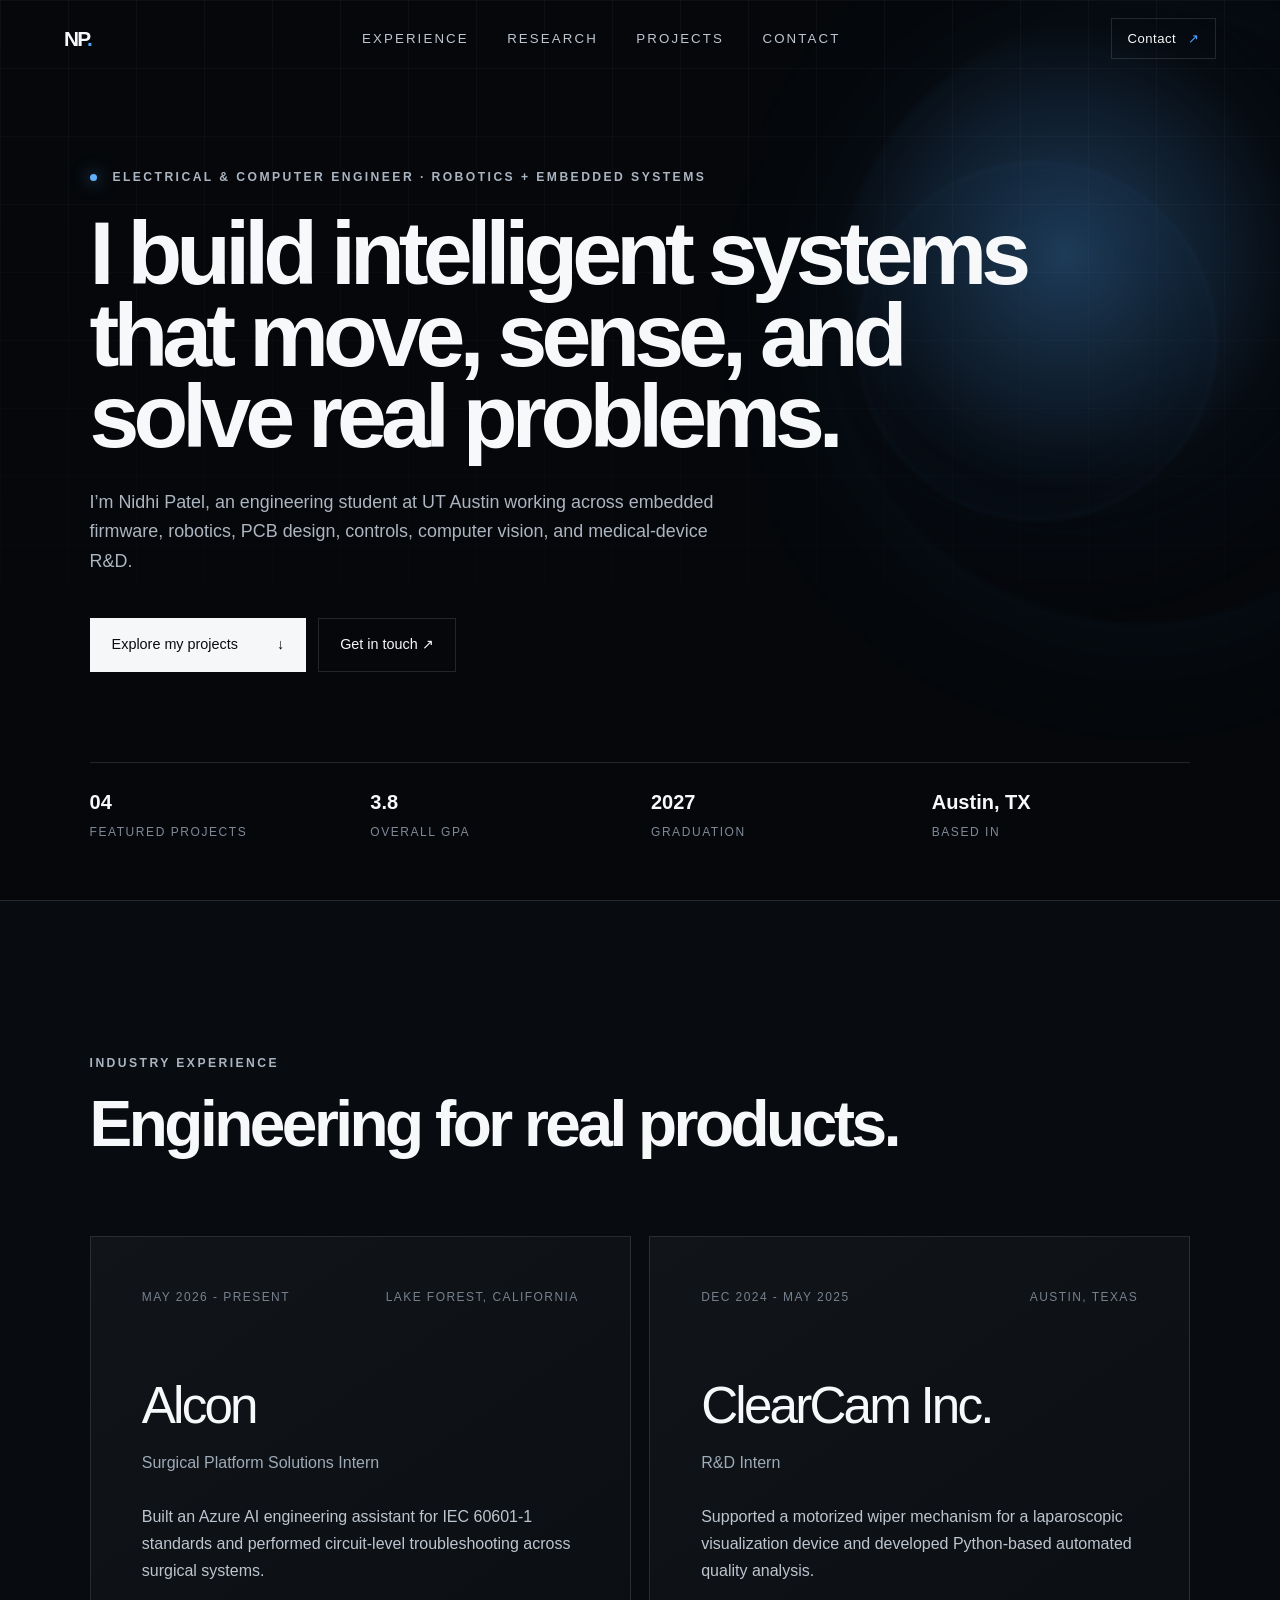
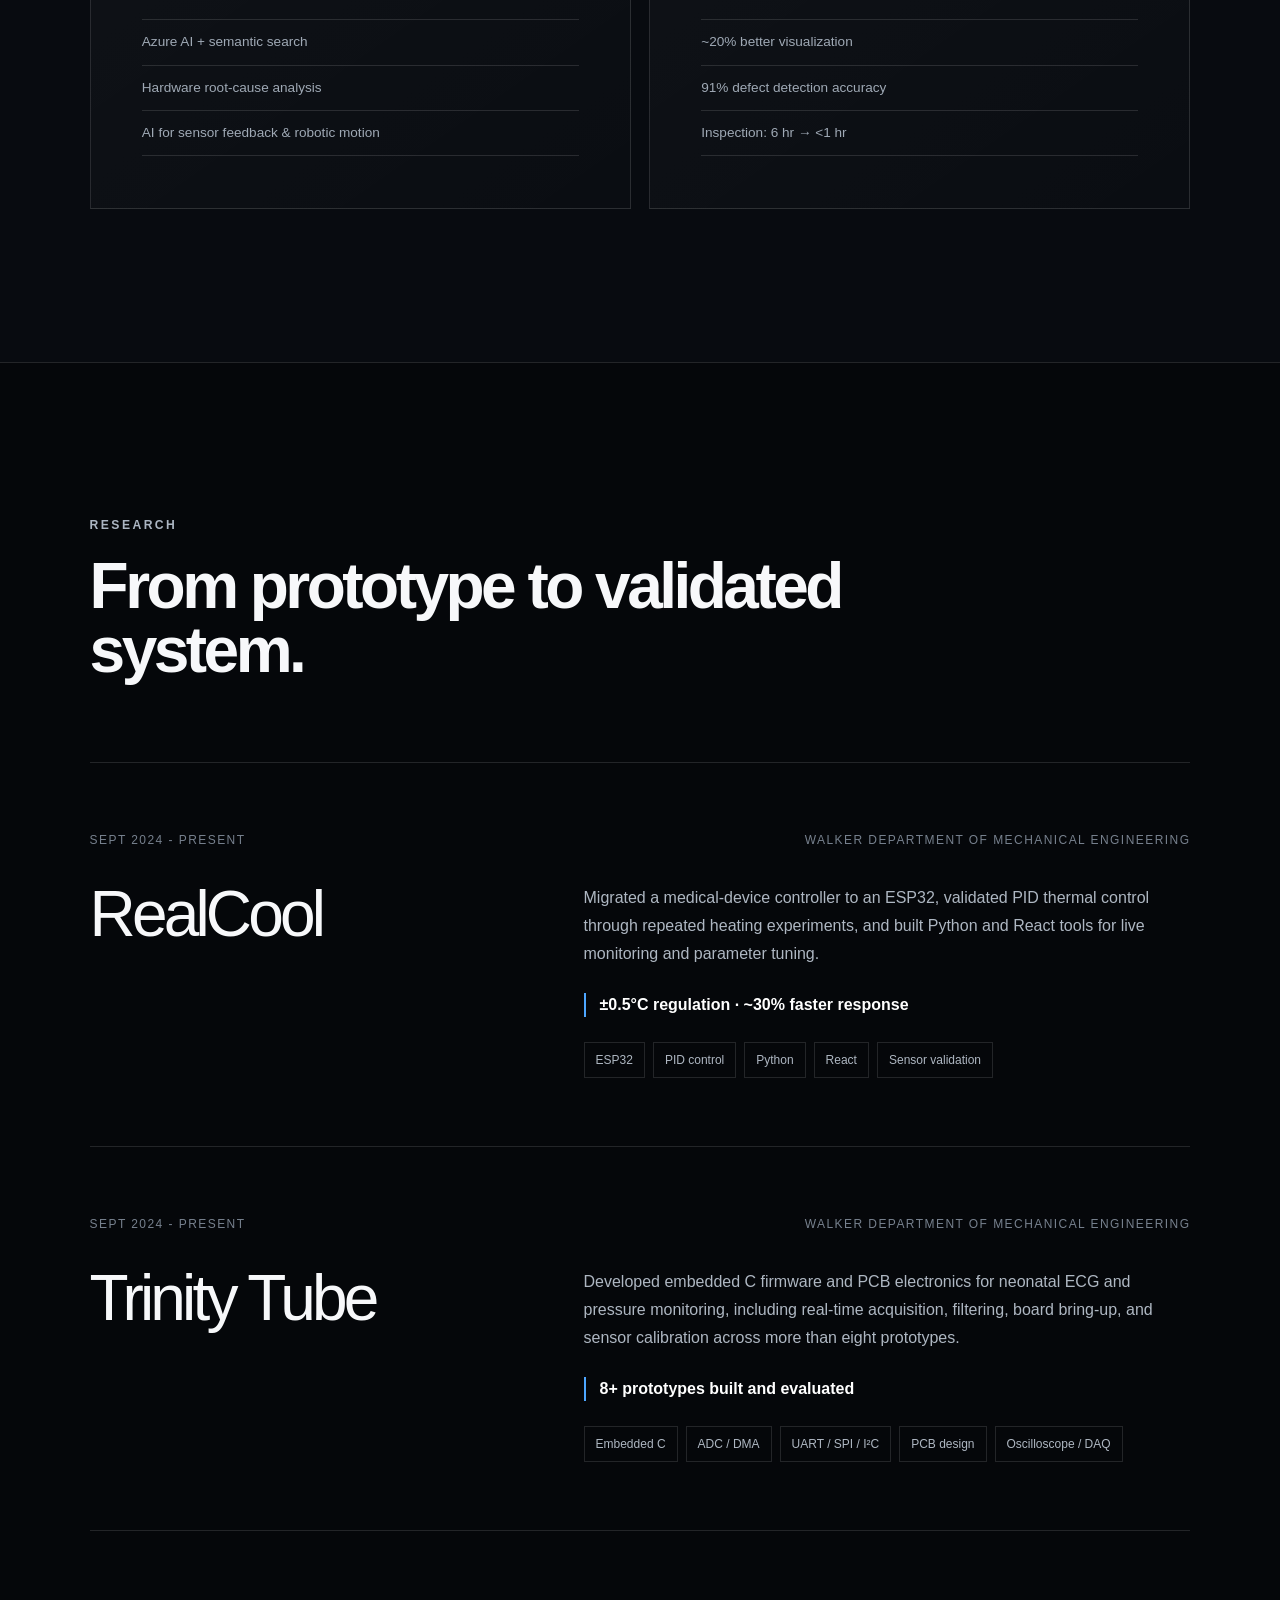
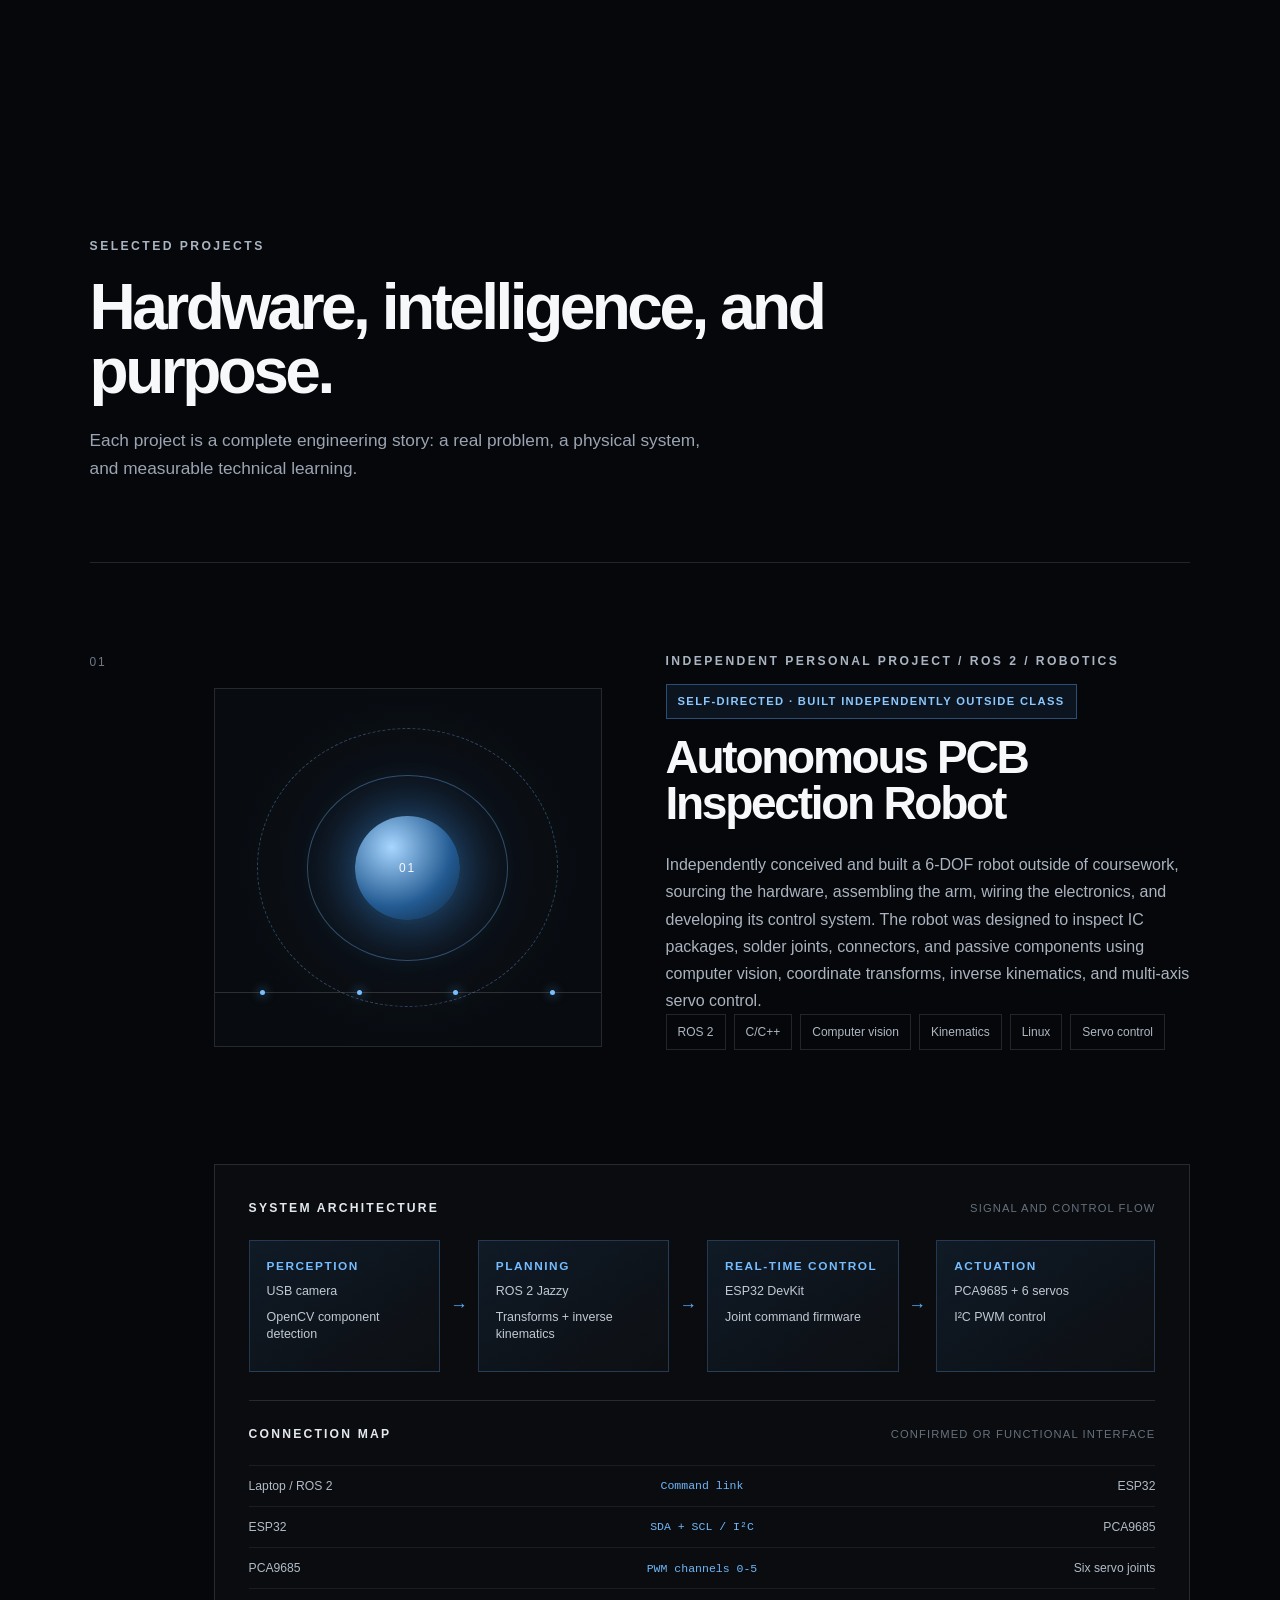
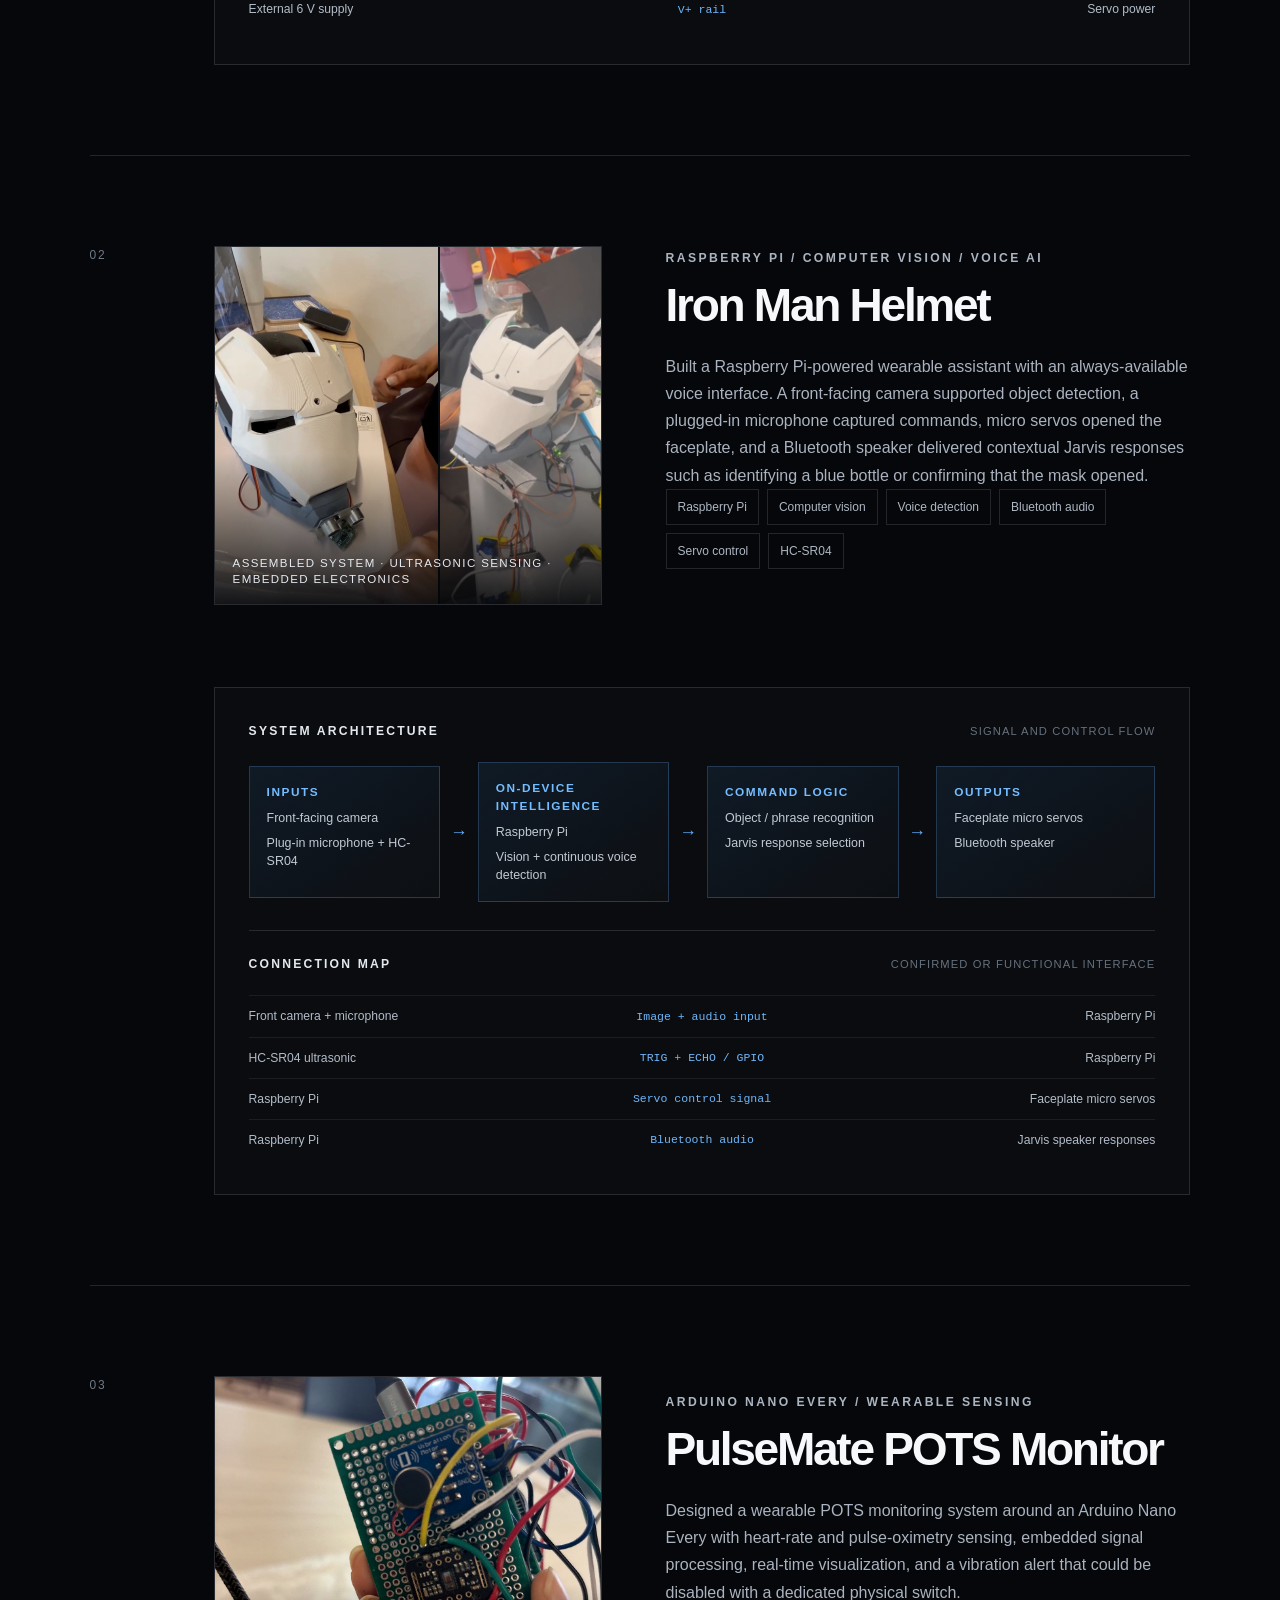
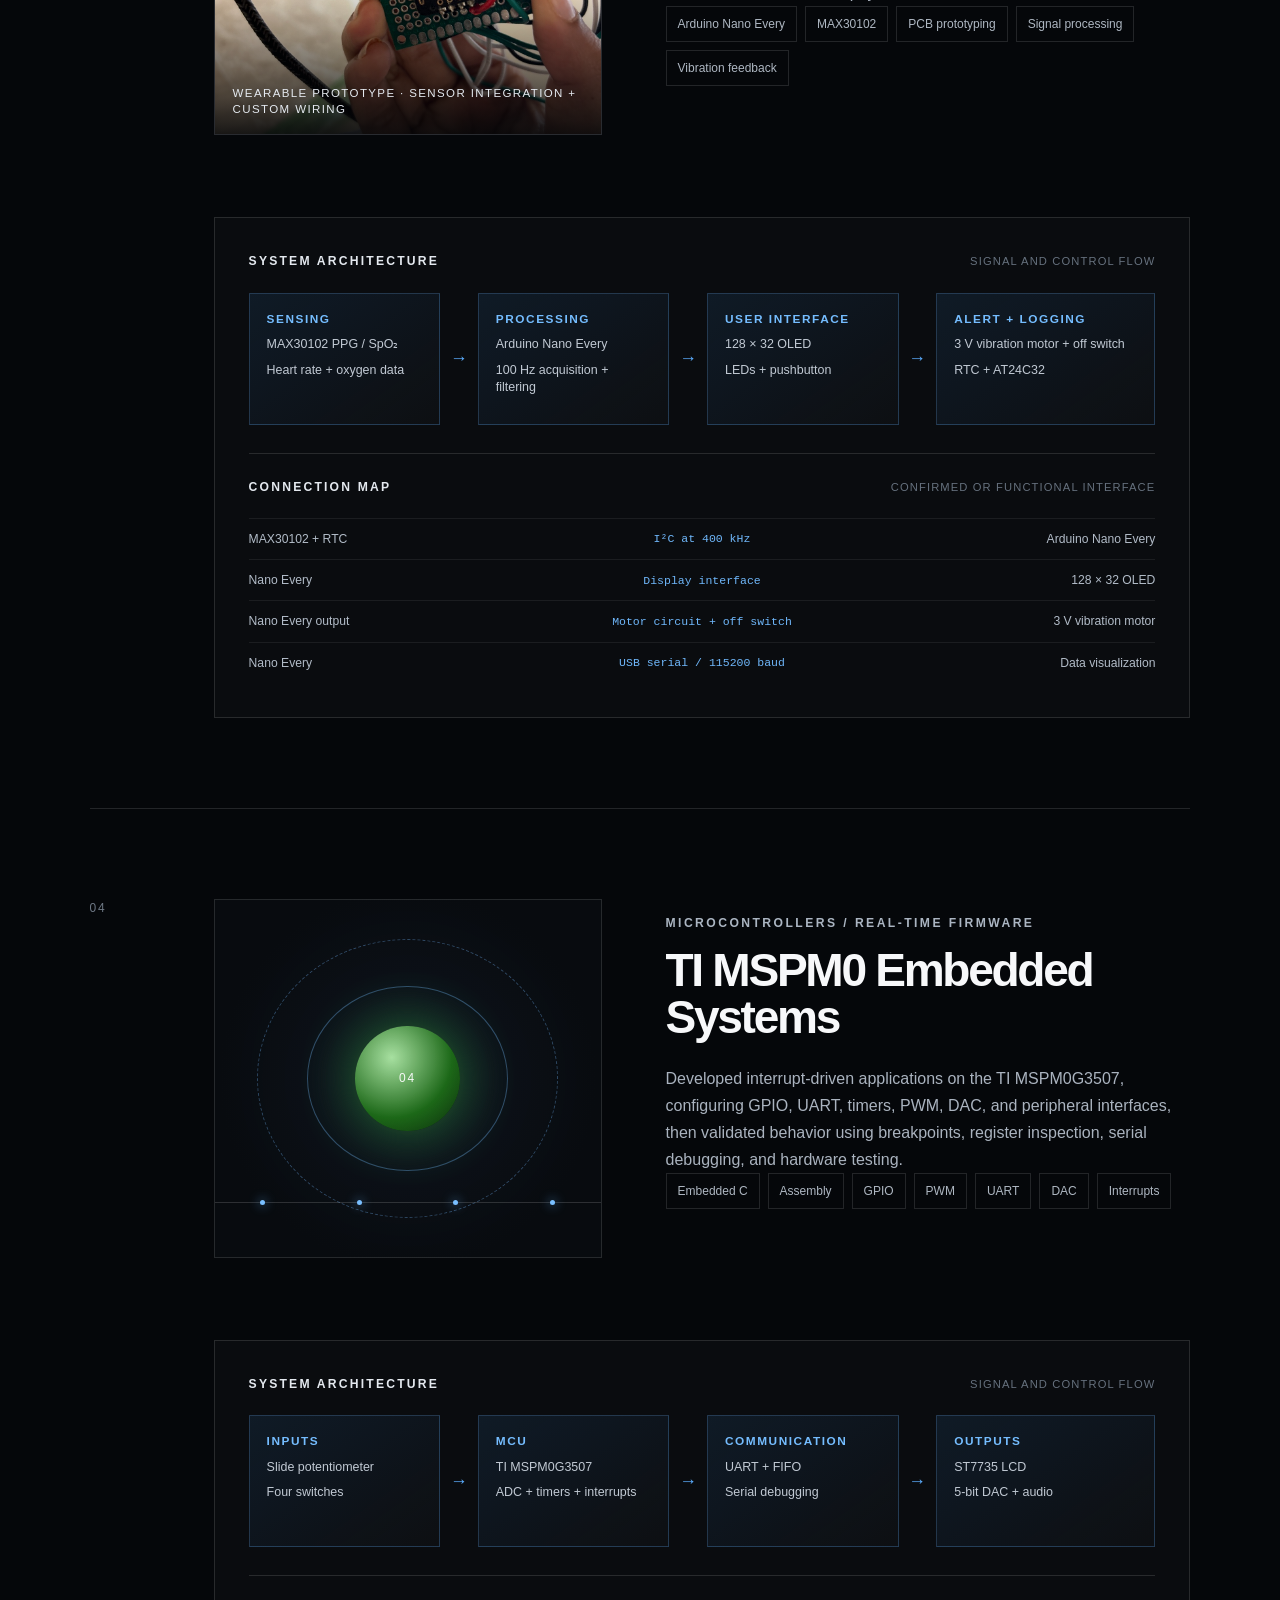
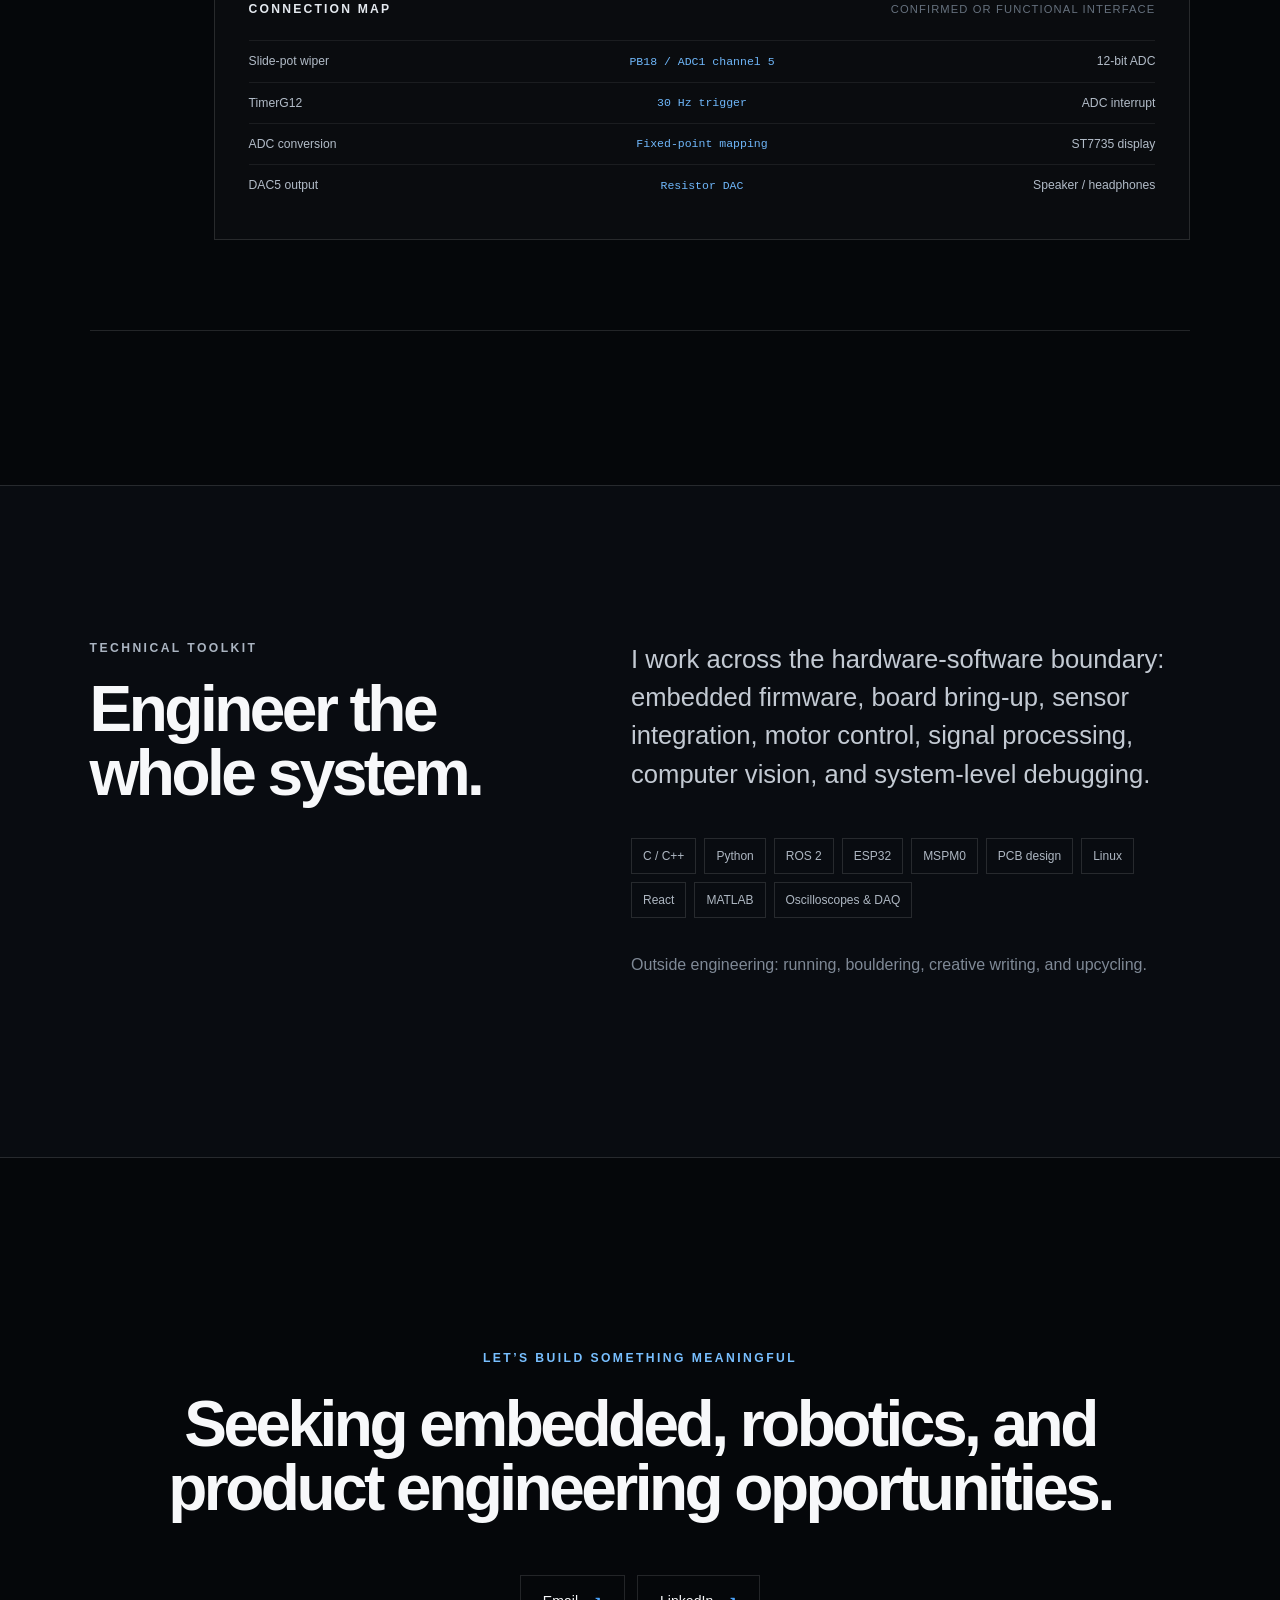
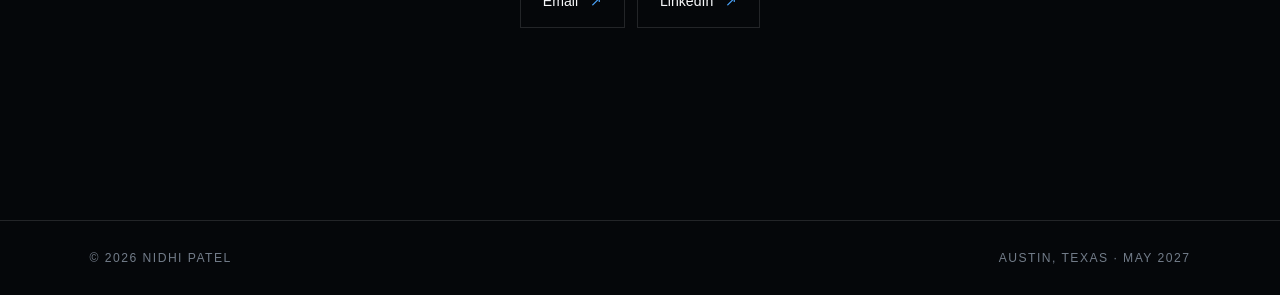
<file: index.html>
<!DOCTYPE html><html lang="en"><head><meta charSet="utf-8"/><meta name="viewport" content="width=device-width, initial-scale=1"/><link rel="preload" as="image" href="/ironman-helmet-assembled.jpeg"/><link rel="preload" as="image" href="/ironman-helmet.jpeg"/><link rel="preload" as="image" href="/pulsemate-prototype.jpeg"/><link rel="stylesheet" href="/_next/static/chunks/01wl9utpumyow.css" data-precedence="next"/><link rel="stylesheet" href="/_next/static/chunks/0ph~.10.d7f4~.css" data-precedence="next"/><link rel="preload" as="script" fetchPriority="low" href="/_next/static/chunks/17b1-kbftop5h.js"/><script src="/_next/static/chunks/0.f0qmmpbplf~.js" async=""></script><script src="/_next/static/chunks/01v8rriskkoaf.js" async=""></script><script src="/_next/static/chunks/turbopack-0~yh75a6c5cgq.js" async=""></script><script src="/_next/static/chunks/0j8x9nzwehoi_.js" async=""></script><script src="/_next/static/chunks/0bcn7repubh4o.js" async=""></script><title>Nidhi Patel | Electrical &amp; Computer Engineer</title><meta name="description" content="Nidhi Patel&#x27;s engineering portfolio: robotics, embedded systems, controls, instrumentation, and medical-device R&amp;D."/><link rel="shortcut icon" href="/favicon.svg"/><link rel="icon" href="/favicon.svg"/><script src="/_next/static/chunks/03~yq9q893hmn.js" noModule=""></script></head><body class="antialiased"><div hidden=""><!--$--><!--/$--></div><main><header class="nav"><a class="wordmark" href="#top" aria-label="Nidhi Patel, home">NP<span>.</span></a><nav aria-label="Primary navigation"><a href="#experience">Experience</a><a href="#research">Research</a><a href="#projects">Projects</a><a href="#contact">Contact</a></nav><a class="nav-cta" href="mailto:nidpat255@gmail.com">Contact <span aria-hidden="true">↗</span></a></header><section class="hero" id="top"><div class="hero-grid" aria-hidden="true"></div><div class="orb orb-one" aria-hidden="true"></div><div class="orb orb-two" aria-hidden="true"></div><div class="hero-copy"><p class="eyebrow"><span></span> Electrical &amp; computer engineer · Robotics + embedded systems</p><h1>I build intelligent systems that move, sense, and solve real problems.</h1><p class="hero-sub">I’m Nidhi Patel, an engineering student at UT Austin working across embedded firmware, robotics, PCB design, controls, computer vision, and medical-device R&amp;D.</p><div class="hero-actions"><a class="button button-primary" href="#projects">Explore my projects <span>↓</span></a><a class="button button-ghost" href="mailto:nidpat255@gmail.com">Get in touch <span aria-hidden="true">↗</span></a></div></div><div class="status-strip"><div><strong>04</strong><span>Featured projects</span></div><div><strong>3.8</strong><span>Overall GPA</span></div><div><strong>2027</strong><span>Graduation</span></div><div><strong>Austin, TX</strong><span>Based in</span></div></div></section><section class="experience-section" id="experience"><div class="section-heading"><p class="kicker">Industry experience</p><h2>Engineering for real products.</h2></div><div class="experience-grid"><article class="experience-card"><div class="card-top"><p>May 2026 - Present</p><p>Lake Forest, California</p></div><h3>Alcon</h3><h4>Surgical Platform Solutions Intern</h4><p class="card-summary">Built an Azure AI engineering assistant for IEC 60601-1 standards and performed circuit-level troubleshooting across surgical systems.</p><ul><li>Azure AI + semantic search</li><li>Hardware root-cause analysis</li><li>AI for sensor feedback &amp; robotic motion</li></ul></article><article class="experience-card"><div class="card-top"><p>Dec 2024 - May 2025</p><p>Austin, Texas</p></div><h3>ClearCam Inc.</h3><h4>R&amp;D Intern</h4><p class="card-summary">Supported a motorized wiper mechanism for a laparoscopic visualization device and developed Python-based automated quality analysis.</p><ul><li>~20% better visualization</li><li>91% defect detection accuracy</li><li>Inspection: 6 hr → &lt;1 hr</li></ul></article></div></section><section class="research-section" id="research"><div class="section-heading"><p class="kicker">Research</p><h2>From prototype to validated system.</h2></div><div class="research-list"><article class="research-card"><div class="research-meta"><span>Sept 2024 - Present</span><span>Walker Department of Mechanical Engineering</span></div><h3>RealCool</h3><p>Migrated a medical-device controller to an ESP32, validated PID thermal control through repeated heating experiments, and built Python and React tools for live monitoring and parameter tuning.</p><strong>±0.5°C regulation · ~30% faster response</strong><div class="stack"><span>ESP32</span><span>PID control</span><span>Python</span><span>React</span><span>Sensor validation</span></div></article><article class="research-card"><div class="research-meta"><span>Sept 2024 - Present</span><span>Walker Department of Mechanical Engineering</span></div><h3>Trinity Tube</h3><p>Developed embedded C firmware and PCB electronics for neonatal ECG and pressure monitoring, including real-time acquisition, filtering, board bring-up, and sensor calibration across more than eight prototypes.</p><strong>8+ prototypes built and evaluated</strong><div class="stack"><span>Embedded C</span><span>ADC / DMA</span><span>UART / SPI / I²C</span><span>PCB design</span><span>Oscilloscope / DAQ</span></div></article></div></section><section class="work-section" id="projects"><div class="section-heading"><p class="kicker">Selected projects</p><h2>Hardware, intelligence, and purpose.</h2><p>Each project is a complete engineering story: a real problem, a physical system, and measurable technical learning.</p></div><div class="project-list"><article class="project project-blue"><div class="project-number">01</div><div class="project-visual" aria-hidden="true"><div class="visual-ring ring-a"></div><div class="visual-ring ring-b"></div><div class="visual-core"><span>01</span></div><div class="signal-line"><i></i><i></i><i></i><i></i></div></div><div class="project-content"><p class="project-label">Independent Personal Project / ROS 2 / Robotics</p><p class="initiative-note">Self-directed · Built independently outside class</p><h3>Autonomous PCB Inspection Robot</h3><p class="project-description">Independently conceived and built a 6-DOF robot outside of coursework, sourcing the hardware, assembling the arm, wiring the electronics, and developing its control system. The robot was designed to inspect IC packages, solder joints, connectors, and passive components using computer vision, coordinate transforms, inverse kinematics, and multi-axis servo control.</p><ul class="stack"><li>ROS 2</li><li>C/C++</li><li>Computer vision</li><li>Kinematics</li><li>Linux</li><li>Servo control</li></ul></div><div class="technical-panel"><div class="technical-heading"><span>System architecture</span><small>Signal and control flow</small></div><div class="architecture-flow"><div class="architecture-step"><div class="architecture-node"><strong>Perception</strong><span>USB camera</span><span>OpenCV component detection</span></div><i aria-hidden="true">→</i></div><div class="architecture-step"><div class="architecture-node"><strong>Planning</strong><span>ROS 2 Jazzy</span><span>Transforms + inverse kinematics</span></div><i aria-hidden="true">→</i></div><div class="architecture-step"><div class="architecture-node"><strong>Real-time control</strong><span>ESP32 DevKit</span><span>Joint command firmware</span></div><i aria-hidden="true">→</i></div><div class="architecture-step"><div class="architecture-node"><strong>Actuation</strong><span>PCA9685 + 6 servos</span><span>I²C PWM control</span></div></div></div><div class="connection-map"><div class="technical-heading"><span>Connection map</span><small>Confirmed or functional interface</small></div><div class="wire-row"><span>Laptop / ROS 2</span><em>Command link</em><span>ESP32</span></div><div class="wire-row"><span>ESP32</span><em>SDA + SCL / I²C</em><span>PCA9685</span></div><div class="wire-row"><span>PCA9685</span><em>PWM channels 0-5</em><span>Six servo joints</span></div><div class="wire-row"><span>External 6 V supply</span><em>V+ rail</em><span>Servo power</span></div></div></div></article><article class="project project-orange"><div class="project-number">02</div><figure class="project-visual helmet-photo"><div class="helmet-gallery"><img src="/ironman-helmet-assembled.jpeg" alt="Assembled white Iron Man helmet prototype with ultrasonic sensor mounted below the faceplate"/><img src="/ironman-helmet.jpeg" alt="Iron Man helmet prototype connected to a breadboard, microcontroller, wiring, and servo motors"/></div><figcaption>Assembled system · ultrasonic sensing · embedded electronics</figcaption></figure><div class="project-content"><p class="project-label">Raspberry Pi / Computer Vision / Voice AI</p><h3>Iron Man Helmet</h3><p class="project-description">Built a Raspberry Pi-powered wearable assistant with an always-available voice interface. A front-facing camera supported object detection, a plugged-in microphone captured commands, micro servos opened the faceplate, and a Bluetooth speaker delivered contextual Jarvis responses such as identifying a blue bottle or confirming that the mask opened.</p><ul class="stack"><li>Raspberry Pi</li><li>Computer vision</li><li>Voice detection</li><li>Bluetooth audio</li><li>Servo control</li><li>HC-SR04</li></ul></div><div class="technical-panel"><div class="technical-heading"><span>System architecture</span><small>Signal and control flow</small></div><div class="architecture-flow"><div class="architecture-step"><div class="architecture-node"><strong>Inputs</strong><span>Front-facing camera</span><span>Plug-in microphone + HC-SR04</span></div><i aria-hidden="true">→</i></div><div class="architecture-step"><div class="architecture-node"><strong>On-device intelligence</strong><span>Raspberry Pi</span><span>Vision + continuous voice detection</span></div><i aria-hidden="true">→</i></div><div class="architecture-step"><div class="architecture-node"><strong>Command logic</strong><span>Object / phrase recognition</span><span>Jarvis response selection</span></div><i aria-hidden="true">→</i></div><div class="architecture-step"><div class="architecture-node"><strong>Outputs</strong><span>Faceplate micro servos</span><span>Bluetooth speaker</span></div></div></div><div class="connection-map"><div class="technical-heading"><span>Connection map</span><small>Confirmed or functional interface</small></div><div class="wire-row"><span>Front camera + microphone</span><em>Image + audio input</em><span>Raspberry Pi</span></div><div class="wire-row"><span>HC-SR04 ultrasonic</span><em>TRIG + ECHO / GPIO</em><span>Raspberry Pi</span></div><div class="wire-row"><span>Raspberry Pi</span><em>Servo control signal</em><span>Faceplate micro servos</span></div><div class="wire-row"><span>Raspberry Pi</span><em>Bluetooth audio</em><span>Jarvis speaker responses</span></div></div></div></article><article class="project project-pink"><div class="project-number">03</div><figure class="project-visual device-photo"><img src="/pulsemate-prototype.jpeg" alt="PulseMate wearable POTS monitor prototype showing sensor modules and wiring mounted on a prototyping board"/><figcaption>Wearable prototype · sensor integration + custom wiring</figcaption></figure><div class="project-content"><p class="project-label">Arduino Nano Every / Wearable Sensing</p><h3>PulseMate POTS Monitor</h3><p class="project-description">Designed a wearable POTS monitoring system around an Arduino Nano Every with heart-rate and pulse-oximetry sensing, embedded signal processing, real-time visualization, and a vibration alert that could be disabled with a dedicated physical switch.</p><ul class="stack"><li>Arduino Nano Every</li><li>MAX30102</li><li>PCB prototyping</li><li>Signal processing</li><li>Vibration feedback</li></ul></div><div class="technical-panel"><div class="technical-heading"><span>System architecture</span><small>Signal and control flow</small></div><div class="architecture-flow"><div class="architecture-step"><div class="architecture-node"><strong>Sensing</strong><span>MAX30102 PPG / SpO₂</span><span>Heart rate + oxygen data</span></div><i aria-hidden="true">→</i></div><div class="architecture-step"><div class="architecture-node"><strong>Processing</strong><span>Arduino Nano Every</span><span>100 Hz acquisition + filtering</span></div><i aria-hidden="true">→</i></div><div class="architecture-step"><div class="architecture-node"><strong>User interface</strong><span>128 × 32 OLED</span><span>LEDs + pushbutton</span></div><i aria-hidden="true">→</i></div><div class="architecture-step"><div class="architecture-node"><strong>Alert + logging</strong><span>3 V vibration motor + off switch</span><span>RTC + AT24C32</span></div></div></div><div class="connection-map"><div class="technical-heading"><span>Connection map</span><small>Confirmed or functional interface</small></div><div class="wire-row"><span>MAX30102 + RTC</span><em>I²C at 400 kHz</em><span>Arduino Nano Every</span></div><div class="wire-row"><span>Nano Every</span><em>Display interface</em><span>128 × 32 OLED</span></div><div class="wire-row"><span>Nano Every output</span><em>Motor circuit + off switch</em><span>3 V vibration motor</span></div><div class="wire-row"><span>Nano Every</span><em>USB serial / 115200 baud</em><span>Data visualization</span></div></div></div></article><article class="project project-green"><div class="project-number">04</div><div class="project-visual" aria-hidden="true"><div class="visual-ring ring-a"></div><div class="visual-ring ring-b"></div><div class="visual-core"><span>04</span></div><div class="signal-line"><i></i><i></i><i></i><i></i></div></div><div class="project-content"><p class="project-label">Microcontrollers / Real-Time Firmware</p><h3>TI MSPM0 Embedded Systems</h3><p class="project-description">Developed interrupt-driven applications on the TI MSPM0G3507, configuring GPIO, UART, timers, PWM, DAC, and peripheral interfaces, then validated behavior using breakpoints, register inspection, serial debugging, and hardware testing.</p><ul class="stack"><li>Embedded C</li><li>Assembly</li><li>GPIO</li><li>PWM</li><li>UART</li><li>DAC</li><li>Interrupts</li></ul></div><div class="technical-panel"><div class="technical-heading"><span>System architecture</span><small>Signal and control flow</small></div><div class="architecture-flow"><div class="architecture-step"><div class="architecture-node"><strong>Inputs</strong><span>Slide potentiometer</span><span>Four switches</span></div><i aria-hidden="true">→</i></div><div class="architecture-step"><div class="architecture-node"><strong>MCU</strong><span>TI MSPM0G3507</span><span>ADC + timers + interrupts</span></div><i aria-hidden="true">→</i></div><div class="architecture-step"><div class="architecture-node"><strong>Communication</strong><span>UART + FIFO</span><span>Serial debugging</span></div><i aria-hidden="true">→</i></div><div class="architecture-step"><div class="architecture-node"><strong>Outputs</strong><span>ST7735 LCD</span><span>5-bit DAC + audio</span></div></div></div><div class="connection-map"><div class="technical-heading"><span>Connection map</span><small>Confirmed or functional interface</small></div><div class="wire-row"><span>Slide-pot wiper</span><em>PB18 / ADC1 channel 5</em><span>12-bit ADC</span></div><div class="wire-row"><span>TimerG12</span><em>30 Hz trigger</em><span>ADC interrupt</span></div><div class="wire-row"><span>ADC conversion</span><em>Fixed-point mapping</em><span>ST7735 display</span></div><div class="wire-row"><span>DAC5 output</span><em>Resistor DAC</em><span>Speaker / headphones</span></div></div></div></article></div></section><section class="about-section" id="about"><div><p class="kicker">Technical toolkit</p><h2>Engineer the whole system.</h2></div><div class="about-copy"><p>I work across the hardware-software boundary: embedded firmware, board bring-up, sensor integration, motor control, signal processing, computer vision, and system-level debugging.</p><div class="capabilities"><span>C / C++</span><span>Python</span><span>ROS 2</span><span>ESP32</span><span>MSPM0</span><span>PCB design</span><span>Linux</span><span>React</span><span>MATLAB</span><span>Oscilloscopes &amp; DAQ</span></div><p class="hobbies">Outside engineering: running, bouldering, creative writing, and upcycling.</p></div></section><section class="contact-section" id="contact"><p class="kicker">Let’s build something meaningful</p><h2>Seeking embedded, robotics, and product engineering opportunities.</h2><div class="contact-links"><a href="mailto:nidpat255@gmail.com">Email <span aria-hidden="true">↗</span></a><a href="https://linkedin.com/in/nidhiipatell" target="_blank" rel="noreferrer">LinkedIn <span aria-hidden="true">↗</span></a></div></section><footer><span>© 2026 Nidhi Patel</span><span>Austin, Texas · May 2027</span></footer></main><!--$--><!--/$--><script src="/_next/static/chunks/17b1-kbftop5h.js" id="_R_" async=""></script><script>(self.__next_f=self.__next_f||[]).push([0])</script><script>self.__next_f.push([1,"1:\"$Sreact.fragment\"\n2:I[66006,[\"/_next/static/chunks/0j8x9nzwehoi_.js\"],\"default\"]\n3:I[97233,[\"/_next/static/chunks/0j8x9nzwehoi_.js\"],\"default\"]\n4:I[64807,[\"/_next/static/chunks/0j8x9nzwehoi_.js\"],\"ClientPageRoot\"]\n5:I[31713,[\"/_next/static/chunks/0j8x9nzwehoi_.js\",\"/_next/static/chunks/0bcn7repubh4o.js\"],\"default\"]\n8:I[79875,[\"/_next/static/chunks/0j8x9nzwehoi_.js\"],\"OutletBoundary\"]\n9:\"$Sreact.suspense\"\nb:I[79875,[\"/_next/static/chunks/0j8x9nzwehoi_.js\"],\"ViewportBoundary\"]\nd:I[79875,[\"/_next/static/chunks/0j8x9nzwehoi_.js\"],\"MetadataBoundary\"]\nf:I[18975,[\"/_next/static/chunks/0j8x9nzwehoi_.js\"],\"default\",1]\n:HL[\"/_next/static/chunks/01wl9utpumyow.css\",\"style\"]\n:HL[\"/_next/static/chunks/0ph~.10.d7f4~.css\",\"style\"]\n"])</script><script>self.__next_f.push([1,"0:{\"P\":null,\"c\":[\"\",\"\"],\"q\":\"\",\"i\":false,\"f\":[[[\"\",{\"children\":[\"__PAGE__\",{}]},\"$undefined\",\"$undefined\",16],[[\"$\",\"$1\",\"c\",{\"children\":[[[\"$\",\"link\",\"0\",{\"rel\":\"stylesheet\",\"href\":\"/_next/static/chunks/01wl9utpumyow.css\",\"precedence\":\"next\",\"crossOrigin\":\"$undefined\",\"nonce\":\"$undefined\"}],[\"$\",\"link\",\"1\",{\"rel\":\"stylesheet\",\"href\":\"/_next/static/chunks/0ph~.10.d7f4~.css\",\"precedence\":\"next\",\"crossOrigin\":\"$undefined\",\"nonce\":\"$undefined\"}],[\"$\",\"script\",\"script-0\",{\"src\":\"/_next/static/chunks/0j8x9nzwehoi_.js\",\"async\":true,\"nonce\":\"$undefined\"}]],[\"$\",\"html\",null,{\"lang\":\"en\",\"children\":[\"$\",\"body\",null,{\"className\":\"antialiased\",\"children\":[\"$\",\"$L2\",null,{\"parallelRouterKey\":\"children\",\"error\":\"$undefined\",\"errorStyles\":\"$undefined\",\"errorScripts\":\"$undefined\",\"template\":[\"$\",\"$L3\",null,{}],\"templateStyles\":\"$undefined\",\"templateScripts\":\"$undefined\",\"notFound\":[[[\"$\",\"title\",null,{\"children\":\"404: This page could not be found.\"}],[\"$\",\"div\",null,{\"style\":{\"fontFamily\":\"system-ui,\\\"Segoe UI\\\",Roboto,Helvetica,Arial,sans-serif,\\\"Apple Color Emoji\\\",\\\"Segoe UI Emoji\\\"\",\"height\":\"100vh\",\"textAlign\":\"center\",\"display\":\"flex\",\"flexDirection\":\"column\",\"alignItems\":\"center\",\"justifyContent\":\"center\"},\"children\":[\"$\",\"div\",null,{\"children\":[[\"$\",\"style\",null,{\"dangerouslySetInnerHTML\":{\"__html\":\"body{color:#000;background:#fff;margin:0}.next-error-h1{border-right:1px solid rgba(0,0,0,.3)}@media (prefers-color-scheme:dark){body{color:#fff;background:#000}.next-error-h1{border-right:1px solid rgba(255,255,255,.3)}}\"}}],[\"$\",\"h1\",null,{\"className\":\"next-error-h1\",\"style\":{\"display\":\"inline-block\",\"margin\":\"0 20px 0 0\",\"padding\":\"0 23px 0 0\",\"fontSize\":24,\"fontWeight\":500,\"verticalAlign\":\"top\",\"lineHeight\":\"49px\"},\"children\":404}],[\"$\",\"div\",null,{\"style\":{\"display\":\"inline-block\"},\"children\":[\"$\",\"h2\",null,{\"style\":{\"fontSize\":14,\"fontWeight\":400,\"lineHeight\":\"49px\",\"margin\":0},\"children\":\"This page could not be found.\"}]}]]}]}]],[]],\"forbidden\":\"$undefined\",\"unauthorized\":\"$undefined\"}]}]}]]}],{\"children\":[[\"$\",\"$1\",\"c\",{\"children\":[[\"$\",\"$L4\",null,{\"Component\":\"$5\",\"serverProvidedParams\":{\"searchParams\":{},\"params\":{},\"promises\":[\"$@6\",\"$@7\"]}}],[[\"$\",\"script\",\"script-0\",{\"src\":\"/_next/static/chunks/0bcn7repubh4o.js\",\"async\":true,\"nonce\":\"$undefined\"}]],[\"$\",\"$L8\",null,{\"children\":[\"$\",\"$9\",null,{\"name\":\"Next.MetadataOutlet\",\"children\":\"$@a\"}]}]]}],{},null,false,null]},null,false,null],[\"$\",\"$1\",\"h\",{\"children\":[null,[\"$\",\"$Lb\",null,{\"children\":\"$Lc\"}],[\"$\",\"div\",null,{\"hidden\":true,\"children\":[\"$\",\"$Ld\",null,{\"children\":[\"$\",\"$9\",null,{\"name\":\"Next.Metadata\",\"children\":\"$Le\"}]}]}],null]}],false]],\"m\":\"$undefined\",\"G\":[\"$f\",[[\"$\",\"link\",\"0\",{\"rel\":\"stylesheet\",\"href\":\"/_next/static/chunks/01wl9utpumyow.css\",\"precedence\":\"next\",\"crossOrigin\":\"$undefined\",\"nonce\":\"$undefined\"}],[\"$\",\"link\",\"1\",{\"rel\":\"stylesheet\",\"href\":\"/_next/static/chunks/0ph~.10.d7f4~.css\",\"precedence\":\"next\",\"crossOrigin\":\"$undefined\",\"nonce\":\"$undefined\"}]]],\"S\":true,\"h\":null,\"s\":\"$undefined\",\"l\":\"$undefined\",\"p\":\"$undefined\",\"d\":\"$undefined\",\"b\":\"2GNBTamihaB9DYjQFdX4O\"}\n"])</script><script>self.__next_f.push([1,"6:{}\n7:\"$0:f:0:1:1:children:0:props:children:0:props:serverProvidedParams:params\"\n"])</script><script>self.__next_f.push([1,"c:[[\"$\",\"meta\",\"0\",{\"charSet\":\"utf-8\"}],[\"$\",\"meta\",\"1\",{\"name\":\"viewport\",\"content\":\"width=device-width, initial-scale=1\"}]]\n"])</script><script>self.__next_f.push([1,"10:I[25367,[\"/_next/static/chunks/0j8x9nzwehoi_.js\"],\"IconMark\"]\na:null\ne:[[\"$\",\"title\",\"0\",{\"children\":\"Nidhi Patel | Electrical \u0026 Computer Engineer\"}],[\"$\",\"meta\",\"1\",{\"name\":\"description\",\"content\":\"Nidhi Patel's engineering portfolio: robotics, embedded systems, controls, instrumentation, and medical-device R\u0026D.\"}],[\"$\",\"link\",\"2\",{\"rel\":\"shortcut icon\",\"href\":\"/favicon.svg\"}],[\"$\",\"link\",\"3\",{\"rel\":\"icon\",\"href\":\"/favicon.svg\"}],[\"$\",\"$L10\",\"4\",{}]]\n"])</script></body></html>
</file>
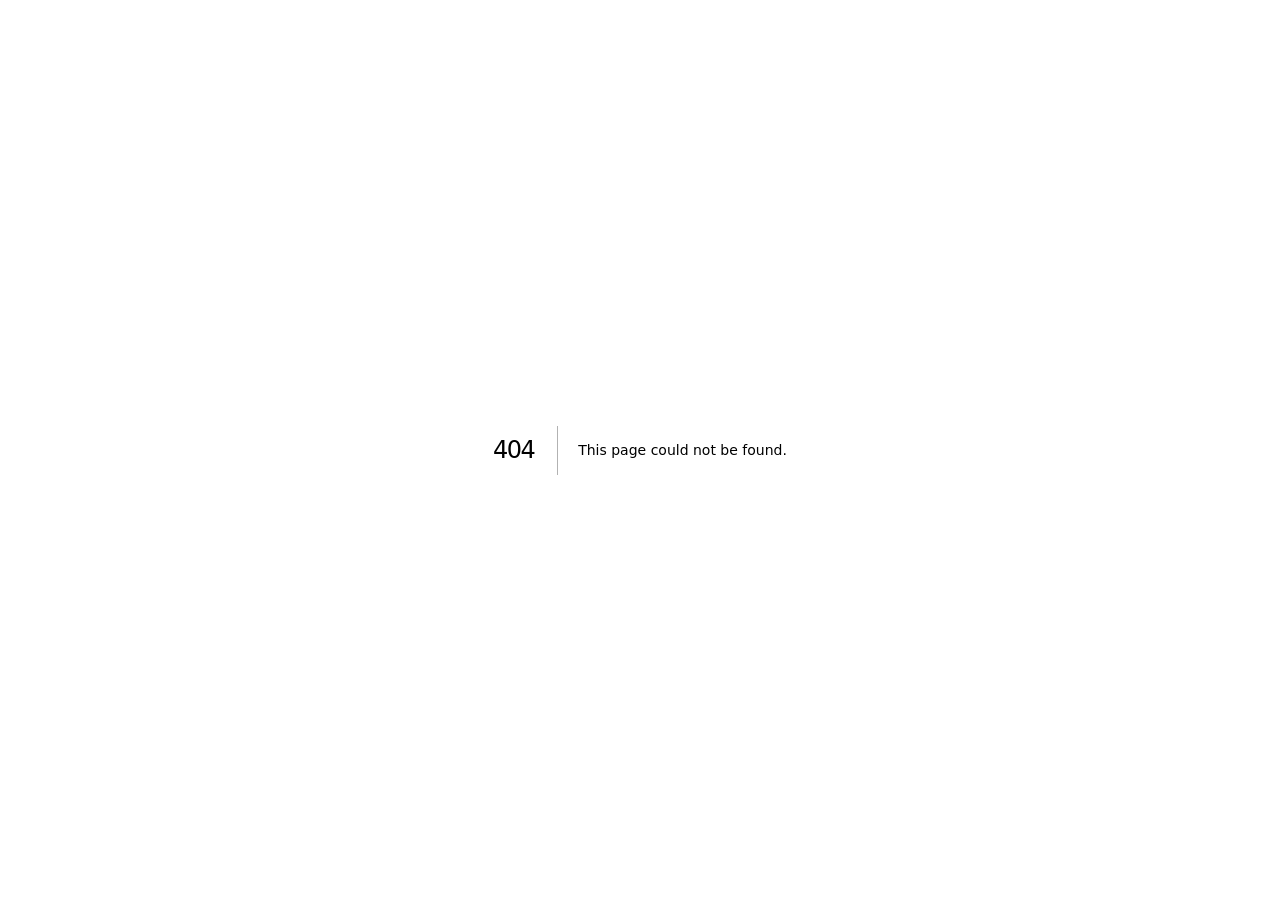
<file: 404/index.html>
<!DOCTYPE html><html lang="en"><head><meta charSet="utf-8"/><meta name="viewport" content="width=device-width, initial-scale=1"/><link rel="stylesheet" href="/_next/static/chunks/01wl9utpumyow.css" data-precedence="next"/><link rel="stylesheet" href="/_next/static/chunks/0ph~.10.d7f4~.css" data-precedence="next"/><link rel="preload" as="script" fetchPriority="low" href="/_next/static/chunks/17b1-kbftop5h.js"/><script src="/_next/static/chunks/0.f0qmmpbplf~.js" async=""></script><script src="/_next/static/chunks/01v8rriskkoaf.js" async=""></script><script src="/_next/static/chunks/turbopack-0~yh75a6c5cgq.js" async=""></script><script src="/_next/static/chunks/0j8x9nzwehoi_.js" async=""></script><meta name="robots" content="noindex"/><title>404: This page could not be found.</title><title>Nidhi Patel | Electrical &amp; Computer Engineer</title><meta name="description" content="Nidhi Patel&#x27;s engineering portfolio: robotics, embedded systems, controls, instrumentation, and medical-device R&amp;D."/><link rel="shortcut icon" href="/favicon.svg"/><link rel="icon" href="/favicon.svg"/><script src="/_next/static/chunks/03~yq9q893hmn.js" noModule=""></script></head><body class="antialiased"><div hidden=""><!--$--><!--/$--></div><div style="font-family:system-ui,&quot;Segoe UI&quot;,Roboto,Helvetica,Arial,sans-serif,&quot;Apple Color Emoji&quot;,&quot;Segoe UI Emoji&quot;;height:100vh;text-align:center;display:flex;flex-direction:column;align-items:center;justify-content:center"><div><style>body{color:#000;background:#fff;margin:0}.next-error-h1{border-right:1px solid rgba(0,0,0,.3)}@media (prefers-color-scheme:dark){body{color:#fff;background:#000}.next-error-h1{border-right:1px solid rgba(255,255,255,.3)}}</style><h1 class="next-error-h1" style="display:inline-block;margin:0 20px 0 0;padding:0 23px 0 0;font-size:24px;font-weight:500;vertical-align:top;line-height:49px">404</h1><div style="display:inline-block"><h2 style="font-size:14px;font-weight:400;line-height:49px;margin:0">This page could not be found.</h2></div></div></div><!--$--><!--/$--><script src="/_next/static/chunks/17b1-kbftop5h.js" id="_R_" async=""></script><script>(self.__next_f=self.__next_f||[]).push([0])</script><script>self.__next_f.push([1,"1:\"$Sreact.fragment\"\n2:I[66006,[\"/_next/static/chunks/0j8x9nzwehoi_.js\"],\"default\"]\n3:I[97233,[\"/_next/static/chunks/0j8x9nzwehoi_.js\"],\"default\"]\n4:I[79875,[\"/_next/static/chunks/0j8x9nzwehoi_.js\"],\"OutletBoundary\"]\n5:\"$Sreact.suspense\"\n8:I[79875,[\"/_next/static/chunks/0j8x9nzwehoi_.js\"],\"ViewportBoundary\"]\na:I[79875,[\"/_next/static/chunks/0j8x9nzwehoi_.js\"],\"MetadataBoundary\"]\nc:I[18975,[\"/_next/static/chunks/0j8x9nzwehoi_.js\"],\"default\",1]\n:HL[\"/_next/static/chunks/01wl9utpumyow.css\",\"style\"]\n:HL[\"/_next/static/chunks/0ph~.10.d7f4~.css\",\"style\"]\n"])</script><script>self.__next_f.push([1,"0:{\"P\":null,\"c\":[\"\",\"_not-found\",\"\"],\"q\":\"\",\"i\":false,\"f\":[[[\"\",{\"children\":[\"/_not-found\",{\"children\":[\"__PAGE__\",{}]}]},\"$undefined\",\"$undefined\",16],[[\"$\",\"$1\",\"c\",{\"children\":[[[\"$\",\"link\",\"0\",{\"rel\":\"stylesheet\",\"href\":\"/_next/static/chunks/01wl9utpumyow.css\",\"precedence\":\"next\",\"crossOrigin\":\"$undefined\",\"nonce\":\"$undefined\"}],[\"$\",\"link\",\"1\",{\"rel\":\"stylesheet\",\"href\":\"/_next/static/chunks/0ph~.10.d7f4~.css\",\"precedence\":\"next\",\"crossOrigin\":\"$undefined\",\"nonce\":\"$undefined\"}],[\"$\",\"script\",\"script-0\",{\"src\":\"/_next/static/chunks/0j8x9nzwehoi_.js\",\"async\":true,\"nonce\":\"$undefined\"}]],[\"$\",\"html\",null,{\"lang\":\"en\",\"children\":[\"$\",\"body\",null,{\"className\":\"antialiased\",\"children\":[\"$\",\"$L2\",null,{\"parallelRouterKey\":\"children\",\"error\":\"$undefined\",\"errorStyles\":\"$undefined\",\"errorScripts\":\"$undefined\",\"template\":[\"$\",\"$L3\",null,{}],\"templateStyles\":\"$undefined\",\"templateScripts\":\"$undefined\",\"notFound\":[[[\"$\",\"title\",null,{\"children\":\"404: This page could not be found.\"}],[\"$\",\"div\",null,{\"style\":{\"fontFamily\":\"system-ui,\\\"Segoe UI\\\",Roboto,Helvetica,Arial,sans-serif,\\\"Apple Color Emoji\\\",\\\"Segoe UI Emoji\\\"\",\"height\":\"100vh\",\"textAlign\":\"center\",\"display\":\"flex\",\"flexDirection\":\"column\",\"alignItems\":\"center\",\"justifyContent\":\"center\"},\"children\":[\"$\",\"div\",null,{\"children\":[[\"$\",\"style\",null,{\"dangerouslySetInnerHTML\":{\"__html\":\"body{color:#000;background:#fff;margin:0}.next-error-h1{border-right:1px solid rgba(0,0,0,.3)}@media (prefers-color-scheme:dark){body{color:#fff;background:#000}.next-error-h1{border-right:1px solid rgba(255,255,255,.3)}}\"}}],[\"$\",\"h1\",null,{\"className\":\"next-error-h1\",\"style\":{\"display\":\"inline-block\",\"margin\":\"0 20px 0 0\",\"padding\":\"0 23px 0 0\",\"fontSize\":24,\"fontWeight\":500,\"verticalAlign\":\"top\",\"lineHeight\":\"49px\"},\"children\":404}],[\"$\",\"div\",null,{\"style\":{\"display\":\"inline-block\"},\"children\":[\"$\",\"h2\",null,{\"style\":{\"fontSize\":14,\"fontWeight\":400,\"lineHeight\":\"49px\",\"margin\":0},\"children\":\"This page could not be found.\"}]}]]}]}]],[]],\"forbidden\":\"$undefined\",\"unauthorized\":\"$undefined\"}]}]}]]}],{\"children\":[[\"$\",\"$1\",\"c\",{\"children\":[null,[\"$\",\"$L2\",null,{\"parallelRouterKey\":\"children\",\"error\":\"$undefined\",\"errorStyles\":\"$undefined\",\"errorScripts\":\"$undefined\",\"template\":[\"$\",\"$L3\",null,{}],\"templateStyles\":\"$undefined\",\"templateScripts\":\"$undefined\",\"notFound\":\"$undefined\",\"forbidden\":\"$undefined\",\"unauthorized\":\"$undefined\"}]]}],{\"children\":[[\"$\",\"$1\",\"c\",{\"children\":[[[\"$\",\"title\",null,{\"children\":\"404: This page could not be found.\"}],[\"$\",\"div\",null,{\"style\":\"$0:f:0:1:0:props:children:1:props:children:props:children:props:notFound:0:1:props:style\",\"children\":[\"$\",\"div\",null,{\"children\":[[\"$\",\"style\",null,{\"dangerouslySetInnerHTML\":{\"__html\":\"body{color:#000;background:#fff;margin:0}.next-error-h1{border-right:1px solid rgba(0,0,0,.3)}@media (prefers-color-scheme:dark){body{color:#fff;background:#000}.next-error-h1{border-right:1px solid rgba(255,255,255,.3)}}\"}}],[\"$\",\"h1\",null,{\"className\":\"next-error-h1\",\"style\":\"$0:f:0:1:0:props:children:1:props:children:props:children:props:notFound:0:1:props:children:props:children:1:props:style\",\"children\":404}],[\"$\",\"div\",null,{\"style\":\"$0:f:0:1:0:props:children:1:props:children:props:children:props:notFound:0:1:props:children:props:children:2:props:style\",\"children\":[\"$\",\"h2\",null,{\"style\":\"$0:f:0:1:0:props:children:1:props:children:props:children:props:notFound:0:1:props:children:props:children:2:props:children:props:style\",\"children\":\"This page could not be found.\"}]}]]}]}]],null,[\"$\",\"$L4\",null,{\"children\":[\"$\",\"$5\",null,{\"name\":\"Next.MetadataOutlet\",\"children\":\"$@6\"}]}]]}],{},null,false,null]},null,false,\"$@7\"]},null,false,null],[\"$\",\"$1\",\"h\",{\"children\":[[\"$\",\"meta\",null,{\"name\":\"robots\",\"content\":\"noindex\"}],[\"$\",\"$L8\",null,{\"children\":\"$L9\"}],[\"$\",\"div\",null,{\"hidden\":true,\"children\":[\"$\",\"$La\",null,{\"children\":[\"$\",\"$5\",null,{\"name\":\"Next.Metadata\",\"children\":\"$Lb\"}]}]}],null]}],false]],\"m\":\"$undefined\",\"G\":[\"$c\",[[\"$\",\"link\",\"0\",{\"rel\":\"stylesheet\",\"href\":\"/_next/static/chunks/01wl9utpumyow.css\",\"precedence\":\"next\",\"crossOrigin\":\"$undefined\",\"nonce\":\"$undefined\"}],[\"$\",\"link\",\"1\",{\"rel\":\"stylesheet\",\"href\":\"/_next/static/chunks/0ph~.10.d7f4~.css\",\"precedence\":\"next\",\"crossOrigin\":\"$undefined\",\"nonce\":\"$undefined\"}]]],\"S\":true,\"h\":null,\"s\":\"$undefined\",\"l\":\"$undefined\",\"p\":\"$undefined\",\"d\":\"$undefined\",\"b\":\"2GNBTamihaB9DYjQFdX4O\"}\n"])</script><script>self.__next_f.push([1,"d:[]\n7:\"$Wd\"\n"])</script><script>self.__next_f.push([1,"9:[[\"$\",\"meta\",\"0\",{\"charSet\":\"utf-8\"}],[\"$\",\"meta\",\"1\",{\"name\":\"viewport\",\"content\":\"width=device-width, initial-scale=1\"}]]\n"])</script><script>self.__next_f.push([1,"e:I[25367,[\"/_next/static/chunks/0j8x9nzwehoi_.js\"],\"IconMark\"]\n6:null\nb:[[\"$\",\"title\",\"0\",{\"children\":\"Nidhi Patel | Electrical \u0026 Computer Engineer\"}],[\"$\",\"meta\",\"1\",{\"name\":\"description\",\"content\":\"Nidhi Patel's engineering portfolio: robotics, embedded systems, controls, instrumentation, and medical-device R\u0026D.\"}],[\"$\",\"link\",\"2\",{\"rel\":\"shortcut icon\",\"href\":\"/favicon.svg\"}],[\"$\",\"link\",\"3\",{\"rel\":\"icon\",\"href\":\"/favicon.svg\"}],[\"$\",\"$Le\",\"4\",{}]]\n"])</script></body></html>
</file>
<file: _next/static/chunks/01wl9utpumyow.css>
@layer properties{@supports (((-webkit-hyphens:none)) and (not (margin-trim:inline))) or ((-moz-orient:inline) and (not (color:rgb(from red r g b)))){:root,:host{--shimmer-angle:20deg}*,:before,:after,::backdrop{--tw-translate-x:0;--tw-translate-y:0;--tw-translate-z:0;--tw-rotate-x:initial;--tw-rotate-y:initial;--tw-rotate-z:initial;--tw-skew-x:initial;--tw-skew-y:initial;--tw-scroll-snap-strictness:proximity;--tw-space-x-reverse:0;--tw-border-style:solid;--tw-leading:initial;--tw-font-weight:initial;--tw-tracking:initial;--tw-ordinal:initial;--tw-slashed-zero:initial;--tw-numeric-figure:initial;--tw-numeric-spacing:initial;--tw-numeric-fraction:initial;--tw-shadow:0 0 #0000;--tw-shadow-color:initial;--tw-shadow-alpha:100%;--tw-inset-shadow:0 0 #0000;--tw-inset-shadow-color:initial;--tw-inset-shadow-alpha:100%;--tw-ring-color:initial;--tw-ring-shadow:0 0 #0000;--tw-inset-ring-color:initial;--tw-inset-ring-shadow:0 0 #0000;--tw-ring-inset:initial;--tw-ring-offset-width:0px;--tw-ring-offset-color:#fff;--tw-ring-offset-shadow:0 0 #0000;--tw-outline-style:solid;--tw-duration:initial;--tw-ease:initial;--tw-content:"";--tw-scale-x:1;--tw-scale-y:1;--tw-scale-z:1;--tw-animation-delay:0s;--tw-animation-direction:normal;--tw-animation-duration:initial;--tw-animation-fill-mode:none;--tw-animation-iteration-count:1;--tw-enter-blur:0;--tw-enter-opacity:1;--tw-enter-rotate:0;--tw-enter-scale:1;--tw-enter-translate-x:0;--tw-enter-translate-y:0;--tw-exit-blur:0;--tw-exit-opacity:1;--tw-exit-rotate:0;--tw-exit-scale:1;--tw-exit-translate-x:0;--tw-exit-translate-y:0;--scroll-fade-t:0px;--scroll-fade-b:0px;--scroll-fade-s:0px;--scroll-fade-e:0px;--scroll-fade-mask:initial;--shimmer-image:initial;--shimmer-text-fill:initial}}}@layer theme{:root,:host{--font-sans:ui-sans-serif, system-ui, sans-serif, "Apple Color Emoji", "Segoe UI Emoji", "Segoe UI Symbol", "Noto Color Emoji";--font-mono:ui-monospace, SFMono-Regular, Menlo, Monaco, Consolas, "Liberation Mono", "Courier New", monospace;--color-black:#000;--color-white:#fff;--spacing:.25rem;--container-xs:20rem;--container-sm:24rem;--container-lg:32rem;--text-xs:.75rem;--text-xs--line-height:calc(1 / .75);--text-sm:.875rem;--text-sm--line-height:calc(1.25 / .875);--text-base:1rem;--text-base--line-height:calc(1.5 / 1);--text-lg:1.125rem;--text-lg--line-height:calc(1.75 / 1.125);--font-weight-normal:400;--font-weight-medium:500;--font-weight-semibold:600;--tracking-tight:-.025em;--tracking-widest:.1em;--leading-tight:1.25;--leading-snug:1.375;--leading-normal:1.5;--leading-relaxed:1.625;--radius-xs:.125rem;--radius-sm:.25rem;--radius-md:.375rem;--radius-lg:.5rem;--radius-xl:.75rem;--ease-in-out:cubic-bezier(.4, 0, .2, 1);--animate-spin:spin 1s linear infinite;--animate-pulse:pulse 2s cubic-bezier(.4, 0, .6, 1) infinite;--aspect-video:16 / 9;--default-transition-duration:.15s;--default-transition-timing-function:cubic-bezier(.4, 0, .2, 1);--default-font-family:var(--font-sans);--default-mono-font-family:var(--font-mono)}}@layer base{*,:after,:before,::backdrop{box-sizing:border-box;border:0 solid;margin:0;padding:0}::file-selector-button{box-sizing:border-box;border:0 solid;margin:0;padding:0}html,:host{-webkit-text-size-adjust:100%;tab-size:4;line-height:1.5;font-family:var(--default-font-family,ui-sans-serif, system-ui, sans-serif, "Apple Color Emoji", "Segoe UI Emoji", "Segoe UI Symbol", "Noto Color Emoji");font-feature-settings:var(--default-font-feature-settings,normal);font-variation-settings:var(--default-font-variation-settings,normal);-webkit-tap-highlight-color:transparent}hr{height:0;color:inherit;border-top-width:1px}abbr:where([title]){-webkit-text-decoration:underline dotted;text-decoration:underline dotted}h1,h2,h3,h4,h5,h6{font-size:inherit;font-weight:inherit}a{color:inherit;-webkit-text-decoration:inherit;-webkit-text-decoration:inherit;-webkit-text-decoration:inherit;-webkit-text-decoration:inherit;text-decoration:inherit}b,strong{font-weight:bolder}code,kbd,samp,pre{font-family:var(--default-mono-font-family,ui-monospace, SFMono-Regular, Menlo, Monaco, Consolas, "Liberation Mono", "Courier New", monospace);font-feature-settings:var(--default-mono-font-feature-settings,normal);font-variation-settings:var(--default-mono-font-variation-settings,normal);font-size:1em}small{font-size:80%}sub,sup{vertical-align:baseline;font-size:75%;line-height:0;position:relative}sub{bottom:-.25em}sup{top:-.5em}table{text-indent:0;border-color:inherit;border-collapse:collapse}:-moz-focusring{outline:auto}progress{vertical-align:baseline}summary{display:list-item}ol,ul,menu{list-style:none}img,svg,video,canvas,audio,iframe,embed,object{vertical-align:middle;display:block}img,video{max-width:100%;height:auto}button,input,select,optgroup,textarea{font:inherit;font-feature-settings:inherit;font-variation-settings:inherit;letter-spacing:inherit;color:inherit;opacity:1;background-color:#0000;border-radius:0}::file-selector-button{font:inherit;font-feature-settings:inherit;font-variation-settings:inherit;letter-spacing:inherit;color:inherit;opacity:1;background-color:#0000;border-radius:0}:where(select:is([multiple],[size])) optgroup{font-weight:bolder}:where(select:is([multiple],[size])) optgroup option{padding-inline-start:20px}::file-selector-button{margin-inline-end:4px}::placeholder{opacity:1}@supports (not ((-webkit-appearance:-apple-pay-button))) or (contain-intrinsic-size:1px){::placeholder{color:currentColor}@supports (color:color-mix(in lab, red, red)){::placeholder{color:color-mix(in oklab, currentcolor 50%, transparent)}}}textarea{resize:vertical}::-webkit-search-decoration{-webkit-appearance:none}::-webkit-date-and-time-value{min-height:1lh;text-align:inherit}::-webkit-datetime-edit{display:inline-flex}::-webkit-datetime-edit-fields-wrapper{padding:0}::-webkit-datetime-edit{padding-block:0}::-webkit-datetime-edit-year-field{padding-block:0}::-webkit-datetime-edit-month-field{padding-block:0}::-webkit-datetime-edit-day-field{padding-block:0}::-webkit-datetime-edit-hour-field{padding-block:0}::-webkit-datetime-edit-minute-field{padding-block:0}::-webkit-datetime-edit-second-field{padding-block:0}::-webkit-datetime-edit-millisecond-field{padding-block:0}::-webkit-datetime-edit-meridiem-field{padding-block:0}::-webkit-calendar-picker-indicator{line-height:1}:-moz-ui-invalid{box-shadow:none}button,input:where([type=button],[type=reset],[type=submit]){appearance:button}::file-selector-button{appearance:button}::-webkit-inner-spin-button{height:auto}::-webkit-outer-spin-button{height:auto}[hidden]:where(:not([hidden=until-found])){display:none!important}}@layer components;@layer utilities{.\@container\/card-header{container:card-header/inline-size}.\@container\/field-group{container:field-group/inline-size}.pointer-events-none{pointer-events:none}.invisible{visibility:hidden}.visible{visibility:visible}.sr-only{clip-path:inset(50%);white-space:nowrap;border-width:0;width:1px;height:1px;margin:-1px;padding:0;position:absolute;overflow:hidden}.absolute{position:absolute}.fixed{position:fixed}.relative{position:relative}.static{position:static}.inset-0{inset:calc(var(--spacing) * 0)}.inset-x-0{inset-inline:calc(var(--spacing) * 0)}.inset-y-0{inset-block:calc(var(--spacing) * 0)}.inset-s-1\/2{inset-inline-start:50%}.start{inset-inline-start:var(--spacing)}.end{inset-inline-end:var(--spacing)}.-top-12{top:calc(var(--spacing) * -12)}.top-0{top:calc(var(--spacing) * 0)}.top-1\.5{top:calc(var(--spacing) * 1.5)}.top-1\/2{top:50%}.top-3\.5{top:calc(var(--spacing) * 3.5)}.top-4{top:calc(var(--spacing) * 4)}.top-\[1px\]{top:1px}.top-\[50\%\]{top:50%}.top-\[60\%\]{top:60%}.top-full{top:100%}.-right-12{right:calc(var(--spacing) * -12)}.right-0{right:calc(var(--spacing) * 0)}.right-1{right:calc(var(--spacing) * 1)}.right-2{right:calc(var(--spacing) * 2)}.right-3{right:calc(var(--spacing) * 3)}.right-3\.5{right:calc(var(--spacing) * 3.5)}.right-4{right:calc(var(--spacing) * 4)}.-bottom-12{bottom:calc(var(--spacing) * -12)}.bottom-0{bottom:calc(var(--spacing) * 0)}.-left-12{left:calc(var(--spacing) * -12)}.left-0{left:calc(var(--spacing) * 0)}.left-1\/2{left:50%}.left-2{left:calc(var(--spacing) * 2)}.left-3{left:calc(var(--spacing) * 3)}.left-\[50\%\]{left:50%}.isolate{isolation:isolate}.z-10{z-index:10}.z-20{z-index:20}.z-50{z-index:50}.z-\[1\]{z-index:1}.order-first{order:-9999}.order-last{order:9999}.col-start-2{grid-column-start:2}.row-span-2{grid-row:span 2/span 2}.row-start-1{grid-row-start:1}.m-0\!{margin:calc(var(--spacing) * 0)!important}.-mx-1{margin-inline:calc(var(--spacing) * -1)}.mx-2{margin-inline:calc(var(--spacing) * 2)}.mx-3\.5{margin-inline:calc(var(--spacing) * 3.5)}.mx-auto{margin-inline:auto}.-my-2{margin-block:calc(var(--spacing) * -2)}.my-0{margin-block:calc(var(--spacing) * 0)}.my-0\.5{margin-block:calc(var(--spacing) * .5)}.my-1{margin-block:calc(var(--spacing) * 1)}.-mt-4{margin-top:calc(var(--spacing) * -4)}.mt-0\.5{margin-top:calc(var(--spacing) * .5)}.mt-1\.5{margin-top:calc(var(--spacing) * 1.5)}.mt-2{margin-top:calc(var(--spacing) * 2)}.mt-4{margin-top:calc(var(--spacing) * 4)}.mt-auto{margin-top:auto}.mb-2{margin-bottom:calc(var(--spacing) * 2)}.mb-3{margin-bottom:calc(var(--spacing) * 3)}.-ml-1{margin-left:calc(var(--spacing) * -1)}.-ml-4{margin-left:calc(var(--spacing) * -4)}.ml-1{margin-left:calc(var(--spacing) * 1)}.ml-4{margin-left:calc(var(--spacing) * 4)}.ml-auto{margin-left:auto}.line-clamp-1{-webkit-line-clamp:1;-webkit-box-orient:vertical;display:-webkit-box;overflow:hidden}.line-clamp-2{-webkit-line-clamp:2;-webkit-box-orient:vertical;display:-webkit-box;overflow:hidden}.block{display:block}.contents{display:contents}.flex{display:flex}.grid{display:grid}.hidden{display:none}.inline-flex{display:inline-flex}.table{display:table}.table-caption{display:table-caption}.table-cell{display:table-cell}.table-row{display:table-row}.field-sizing-content{field-sizing:content}.aspect-square{aspect-ratio:1}.aspect-video{aspect-ratio:var(--aspect-video)}.size-\(--cell-size\){width:var(--cell-size);height:var(--cell-size)}.size-2{width:calc(var(--spacing) * 2);height:calc(var(--spacing) * 2)}.size-2\.5{width:calc(var(--spacing) * 2.5);height:calc(var(--spacing) * 2.5)}.size-3{width:calc(var(--spacing) * 3);height:calc(var(--spacing) * 3)}.size-3\.5{width:calc(var(--spacing) * 3.5);height:calc(var(--spacing) * 3.5)}.size-4{width:calc(var(--spacing) * 4);height:calc(var(--spacing) * 4)}.size-6{width:calc(var(--spacing) * 6);height:calc(var(--spacing) * 6)}.size-7{width:calc(var(--spacing) * 7);height:calc(var(--spacing) * 7)}.size-8{width:calc(var(--spacing) * 8);height:calc(var(--spacing) * 8)}.size-9{width:calc(var(--spacing) * 9);height:calc(var(--spacing) * 9)}.size-10{width:calc(var(--spacing) * 10);height:calc(var(--spacing) * 10)}.size-16{width:calc(var(--spacing) * 16);height:calc(var(--spacing) * 16)}.size-auto{width:auto;height:auto}.size-full{width:100%;height:100%}.h-\(--cell-size\){height:var(--cell-size)}.h-1\.5{height:calc(var(--spacing) * 1.5)}.h-2{height:calc(var(--spacing) * 2)}.h-2\.5{height:calc(var(--spacing) * 2.5)}.h-4{height:calc(var(--spacing) * 4)}.h-5{height:calc(var(--spacing) * 5)}.h-6{height:calc(var(--spacing) * 6)}.h-7{height:calc(var(--spacing) * 7)}.h-8{height:calc(var(--spacing) * 8)}.h-9{height:calc(var(--spacing) * 9)}.h-10{height:calc(var(--spacing) * 10)}.h-12{height:calc(var(--spacing) * 12)}.h-\[calc\(--spacing\(5\.5\)\)\]{height:calc(calc(var(--spacing) * 5.5))}.h-\[calc\(100\%-1px\)\]{height:calc(100% - 1px)}.h-\[var\(--radix-navigation-menu-viewport-height\)\]{height:var(--radix-navigation-menu-viewport-height)}.h-\[var\(--radix-select-trigger-height\)\]{height:var(--radix-select-trigger-height)}.h-auto{height:auto}.h-full{height:100%}.h-max{height:max-content}.h-px{height:1px}.h-svh{height:100svh}.max-h-\(--radix-context-menu-content-available-height\){max-height:var(--radix-context-menu-content-available-height)}.max-h-\(--radix-dropdown-menu-content-available-height\){max-height:var(--radix-dropdown-menu-content-available-height)}.max-h-\(--radix-select-content-available-height\){max-height:var(--radix-select-content-available-height)}.max-h-96{max-height:calc(var(--spacing) * 96)}.max-h-\[300px\]{max-height:300px}.max-h-\[min\(calc\(--spacing\(96\)---spacing\(9\)\)\,calc\(var\(--available-height\)---spacing\(9\)\)\)\]{max-height:min(calc(calc(var(--spacing) * 96) - calc(var(--spacing) * 9)), calc(var(--available-height) - calc(var(--spacing) * 9)))}.min-h-0{min-height:calc(var(--spacing) * 0)}.min-h-4{min-height:calc(var(--spacing) * 4)}.min-h-9{min-height:calc(var(--spacing) * 9)}.min-h-16{min-height:calc(var(--spacing) * 16)}.min-h-full{min-height:100%}.min-h-svh{min-height:100svh}.w-\(--anchor-width\){width:var(--anchor-width)}.w-\(--cell-size\){width:var(--cell-size)}.w-\(--sidebar-width\){width:var(--sidebar-width)}.w-0{width:calc(var(--spacing) * 0)}.w-1{width:calc(var(--spacing) * 1)}.w-2{width:calc(var(--spacing) * 2)}.w-2\.5{width:calc(var(--spacing) * 2.5)}.w-3{width:calc(var(--spacing) * 3)}.w-3\/4{width:75%}.w-4{width:calc(var(--spacing) * 4)}.w-5{width:calc(var(--spacing) * 5)}.w-9{width:calc(var(--spacing) * 9)}.w-10{width:calc(var(--spacing) * 10)}.w-24{width:calc(var(--spacing) * 24)}.w-64{width:calc(var(--spacing) * 64)}.w-72{width:calc(var(--spacing) * 72)}.w-\[100px\]{width:100px}.w-auto{width:auto}.w-fit{width:fit-content}.w-full{width:100%}.w-max{width:max-content}.w-px{width:1px}.max-w-\(--available-width\){max-width:var(--available-width)}.max-w-\(--skeleton-width\){max-width:var(--skeleton-width)}.max-w-\[80\%\]{max-width:80%}.max-w-\[calc\(100\%-2rem\)\]{max-width:calc(100% - 2rem)}.max-w-full{max-width:100%}.max-w-max{max-width:max-content}.max-w-sm{max-width:var(--container-sm)}.min-w-\(--cell-size\){min-width:var(--cell-size)}.min-w-0{min-width:calc(var(--spacing) * 0)}.min-w-5{min-width:calc(var(--spacing) * 5)}.min-w-8{min-width:calc(var(--spacing) * 8)}.min-w-9{min-width:calc(var(--spacing) * 9)}.min-w-10{min-width:calc(var(--spacing) * 10)}.min-w-16{min-width:calc(var(--spacing) * 16)}.min-w-40{min-width:calc(var(--spacing) * 40)}.min-w-\[8rem\]{min-width:8rem}.min-w-\[12rem\]{min-width:12rem}.min-w-\[calc\(var\(--anchor-width\)\+--spacing\(7\)\)\]{min-width:calc(var(--anchor-width) + calc(var(--spacing) * 7))}.min-w-\[var\(--radix-select-trigger-width\)\]{min-width:var(--radix-select-trigger-width)}.flex-1{flex:1}.shrink-0{flex-shrink:0}.grow{flex-grow:1}.grow-0{flex-grow:0}.basis-full{flex-basis:100%}.caption-bottom{caption-side:bottom}.border-collapse{border-collapse:collapse}.origin-\(--radix-context-menu-content-transform-origin\){transform-origin:var(--radix-context-menu-content-transform-origin)}.origin-\(--radix-dropdown-menu-content-transform-origin\){transform-origin:var(--radix-dropdown-menu-content-transform-origin)}.origin-\(--radix-hover-card-content-transform-origin\){transform-origin:var(--radix-hover-card-content-transform-origin)}.origin-\(--radix-menubar-content-transform-origin\){transform-origin:var(--radix-menubar-content-transform-origin)}.origin-\(--radix-popover-content-transform-origin\){transform-origin:var(--radix-popover-content-transform-origin)}.origin-\(--radix-select-content-transform-origin\){transform-origin:var(--radix-select-content-transform-origin)}.origin-\(--radix-tooltip-content-transform-origin\){transform-origin:var(--radix-tooltip-content-transform-origin)}.origin-\(--transform-origin\){transform-origin:var(--transform-origin)}.-translate-x-1\/2{--tw-translate-x:calc(calc(1 / 2 * 100%) * -1);translate:var(--tw-translate-x) var(--tw-translate-y)}.-translate-x-px{--tw-translate-x:-1px;translate:var(--tw-translate-x) var(--tw-translate-y)}.translate-x-\[-50\%\]{--tw-translate-x:-50%;translate:var(--tw-translate-x) var(--tw-translate-y)}.translate-x-px{--tw-translate-x:1px;translate:var(--tw-translate-x) var(--tw-translate-y)}.-translate-y-1\/2{--tw-translate-y:calc(calc(1 / 2 * 100%) * -1);translate:var(--tw-translate-x) var(--tw-translate-y)}.-translate-y-3\/4{--tw-translate-y:calc(calc(3 / 4 * 100%) * -1);translate:var(--tw-translate-x) var(--tw-translate-y)}.translate-y-0\.5{--tw-translate-y:calc(var(--spacing) * .5);translate:var(--tw-translate-x) var(--tw-translate-y)}.translate-y-3\/4{--tw-translate-y:calc(3 / 4 * 100%);translate:var(--tw-translate-x) var(--tw-translate-y)}.translate-y-\[-50\%\]{--tw-translate-y:-50%;translate:var(--tw-translate-x) var(--tw-translate-y)}.translate-y-\[calc\(-50\%_-_2px\)\]{--tw-translate-y:calc(-50% - 2px);translate:var(--tw-translate-x) var(--tw-translate-y)}.rotate-45{rotate:45deg}.rotate-90{rotate:90deg}.transform{transform:var(--tw-rotate-x,) var(--tw-rotate-y,) var(--tw-rotate-z,) var(--tw-skew-x,) var(--tw-skew-y,)}.scroll-fade-x{--_scroll-fade-size-s:var(--scroll-fade-s-size,var(--scroll-fade-size,min(12%, calc(var(--spacing) * 10))));--_scroll-fade-size-e:var(--scroll-fade-e-size,var(--scroll-fade-size,min(12%, calc(var(--spacing) * 10))));--scroll-fade-inline:linear-gradient(to right, transparent 0, #000 var(--scroll-fade-s,0px), #000 calc(100% - var(--scroll-fade-e,0px)), transparent 100%)}.scroll-fade-x:where([dir=rtl],[dir=rtl] *){--scroll-fade-inline:linear-gradient(to left, transparent 0, #000 var(--scroll-fade-s,0px), #000 calc(100% - var(--scroll-fade-e,0px)), transparent 100%)}.scroll-fade-x{-webkit-mask-image:var(--scroll-fade-mask,var(--scroll-fade-inline));-webkit-mask-image:var(--scroll-fade-mask,var(--scroll-fade-inline));-webkit-mask-image:var(--scroll-fade-mask,var(--scroll-fade-inline));-webkit-mask-image:var(--scroll-fade-mask,var(--scroll-fade-inline));mask-image:var(--scroll-fade-mask,var(--scroll-fade-inline));-webkit-mask-composite:source-in;-webkit-mask-composite:source-in;-webkit-mask-composite:source-in;-webkit-mask-repeat:no-repeat;mask-repeat:no-repeat;-webkit-mask-composite:source-in;mask-composite:intersect}@supports (animation-timeline:scroll()){.scroll-fade-x{animation:1ms ease-in-out scroll-fade-reveal-s,1ms ease-in-out scroll-fade-reveal-e;animation-timeline:scroll(self inline),scroll(self inline);animation-range:0 var(--scroll-fade-reveal,calc(var(--spacing) * 24)), calc(100% - var(--scroll-fade-reveal,calc(var(--spacing) * 24))) 100%;animation-fill-mode:both}}@supports not (animation-timeline:scroll()){.scroll-fade-x{--scroll-fade-s:var(--_scroll-fade-size-s);--scroll-fade-e:var(--_scroll-fade-size-e)}}.scroll-fade-b{--_scroll-fade-size-b:var(--scroll-fade-b-size,var(--scroll-fade-size,min(12%, calc(var(--spacing) * 10))));--scroll-fade-mask:linear-gradient(to bottom, #000 0, #000 calc(100% - var(--scroll-fade-b,0px)), transparent 100%);-webkit-mask-image:var(--scroll-fade-mask);-webkit-mask-image:var(--scroll-fade-mask);-webkit-mask-image:var(--scroll-fade-mask);-webkit-mask-image:var(--scroll-fade-mask);mask-image:var(--scroll-fade-mask);-webkit-mask-composite:source-in;-webkit-mask-composite:source-in;-webkit-mask-composite:source-in;-webkit-mask-repeat:no-repeat;mask-repeat:no-repeat;-webkit-mask-composite:source-in;mask-composite:intersect}@supports (animation-timeline:scroll()){.scroll-fade-b{animation:1ms ease-in-out scroll-fade-reveal-b;animation-timeline:scroll(self y);animation-range:calc(100% - var(--scroll-fade-reveal,calc(var(--spacing) * 24))) 100%;animation-fill-mode:both}}@supports not (animation-timeline:scroll()){.scroll-fade-b{--scroll-fade-b:var(--_scroll-fade-size-b)}}.animate-caret-blink{animation:1.25s ease-out infinite caret-blink}.animate-in{animation:enter var(--tw-animation-duration,var(--tw-duration,.15s))var(--tw-ease,ease)var(--tw-animation-delay,0s)var(--tw-animation-iteration-count,1)var(--tw-animation-direction,normal)var(--tw-animation-fill-mode,none)}.animate-pulse{animation:var(--animate-pulse)}.animate-spin{animation:var(--animate-spin)}.cursor-default{cursor:default}.cursor-text{cursor:text}.touch-none{touch-action:none}.resize-none{resize:none}.snap-x{scroll-snap-type:x var(--tw-scroll-snap-strictness)}.snap-mandatory{--tw-scroll-snap-strictness:mandatory}.scroll-my-1{scroll-margin-block:calc(var(--spacing) * 1)}.scroll-px-1{scroll-padding-inline:calc(var(--spacing) * 1)}.scroll-py-1{scroll-padding-block:calc(var(--spacing) * 1)}.list-disc{list-style-type:disc}.list-none{list-style-type:none}.appearance-none{appearance:none}.auto-rows-min{grid-auto-rows:min-content}.grid-cols-\[0_1fr\]{grid-template-columns:0 1fr}.grid-rows-\[auto_1fr\]{grid-template-rows:auto 1fr}.grid-rows-\[auto_auto\]{grid-template-rows:auto auto}.flex-col{flex-direction:column}.flex-col-reverse{flex-direction:column-reverse}.flex-row{flex-direction:row}.flex-wrap{flex-wrap:wrap}.place-content-center{place-content:center}.place-items-center{place-items:center}.items-center{align-items:center}.items-end{align-items:flex-end}.items-start{align-items:flex-start}.items-stretch{align-items:stretch}.justify-between{justify-content:space-between}.justify-center{justify-content:center}.justify-start{justify-content:flex-start}.justify-items-start{justify-items:start}.gap-0\.5{gap:calc(var(--spacing) * .5)}.gap-1{gap:calc(var(--spacing) * 1)}.gap-1\.5{gap:calc(var(--spacing) * 1.5)}.gap-2{gap:calc(var(--spacing) * 2)}.gap-2\.5{gap:calc(var(--spacing) * 2.5)}.gap-3{gap:calc(var(--spacing) * 3)}.gap-4{gap:calc(var(--spacing) * 4)}.gap-6{gap:calc(var(--spacing) * 6)}.gap-7{gap:calc(var(--spacing) * 7)}.gap-8{gap:calc(var(--spacing) * 8)}.gap-\[--spacing\(var\(--gap\)\)\]{gap:calc(var(--spacing) * var(--gap))}:where(.-space-x-2>:not(:last-child)){--tw-space-x-reverse:0;margin-inline-start:calc(calc(var(--spacing) * -2) * var(--tw-space-x-reverse));margin-inline-end:calc(calc(var(--spacing) * -2) * calc(1 - var(--tw-space-x-reverse)))}.gap-y-0\.5{row-gap:calc(var(--spacing) * .5)}.self-end{align-self:flex-end}.self-start{align-self:flex-start}.self-stretch{align-self:stretch}.justify-self-end{justify-self:flex-end}.truncate{text-overflow:ellipsis;white-space:nowrap;overflow:hidden}.overflow-auto{overflow:auto}.overflow-hidden{overflow:hidden}.overflow-x-auto{overflow-x:auto}.overflow-x-hidden{overflow-x:hidden}.overflow-y-auto{overflow-y:auto}.overscroll-contain{overscroll-behavior:contain}.overscroll-x-contain{overscroll-behavior-x:contain}.rounded-\[2px\]{border-radius:2px}.rounded-\[4px\]{border-radius:4px}.rounded-\[calc\(var\(--radius\)-5px\)\]{border-radius:calc(var(--radius) - 5px)}.rounded-\[inherit\]{border-radius:inherit}.rounded-full{border-radius:3.40282e38px}.rounded-lg{border-radius:var(--radius-lg)}.rounded-md{border-radius:var(--radius-md)}.rounded-none{border-radius:0}.rounded-sm{border-radius:var(--radius-sm)}.rounded-xl{border-radius:var(--radius-xl)}.rounded-xs{border-radius:var(--radius-xs)}.rounded-l-md{border-top-left-radius:var(--radius-md);border-bottom-left-radius:var(--radius-md)}.rounded-tl-sm{border-top-left-radius:var(--radius-sm)}.rounded-r-md{border-top-right-radius:var(--radius-md);border-bottom-right-radius:var(--radius-md)}.border{border-style:var(--tw-border-style);border-width:1px}.border-0{border-style:var(--tw-border-style);border-width:0}.border-\[1\.5px\]{border-style:var(--tw-border-style);border-width:1.5px}.border-y{border-block-style:var(--tw-border-style);border-block-width:1px}.border-t{border-top-style:var(--tw-border-style);border-top-width:1px}.border-r{border-right-style:var(--tw-border-style);border-right-width:1px}.border-b{border-bottom-style:var(--tw-border-style);border-bottom-width:1px}.border-l{border-left-style:var(--tw-border-style);border-left-width:1px}.border-dashed{--tw-border-style:dashed;border-style:dashed}.border-none{--tw-border-style:none;border-style:none}.border-\(--color-border\){border-color:var(--color-border)}.border-transparent{border-color:#0000}.border-t-transparent{border-top-color:#0000}.border-l-transparent{border-left-color:#0000}.bg-\(--color-bg\){background-color:var(--color-bg)}.bg-\[Canvas\]{background-color:canvas}.bg-black\/50{background-color:#00000080}@supports (color:color-mix(in lab, red, red)){.bg-black\/50{background-color:color-mix(in oklab, var(--color-black) 50%, transparent)}}.bg-transparent{background-color:#0000}.bg-white{background-color:var(--color-white)}.bg-clip-padding{background-clip:padding-box}.fill-current{fill:currentColor}.p-0{padding:calc(var(--spacing) * 0)}.p-1{padding:calc(var(--spacing) * 1)}.p-2{padding:calc(var(--spacing) * 2)}.p-3{padding:calc(var(--spacing) * 3)}.p-4{padding:calc(var(--spacing) * 4)}.p-6{padding:calc(var(--spacing) * 6)}.p-\[3px\]{padding:3px}.p-px{padding:1px}.px-\(--cell-size\){padding-inline:var(--cell-size)}.px-1{padding-inline:calc(var(--spacing) * 1)}.px-1\.5{padding-inline:calc(var(--spacing) * 1.5)}.px-2{padding-inline:calc(var(--spacing) * 2)}.px-2\.5{padding-inline:calc(var(--spacing) * 2.5)}.px-3{padding-inline:calc(var(--spacing) * 3)}.px-4{padding-inline:calc(var(--spacing) * 4)}.px-6{padding-inline:calc(var(--spacing) * 6)}.py-0\.5{padding-block:calc(var(--spacing) * .5)}.py-1{padding-block:calc(var(--spacing) * 1)}.py-1\.5{padding-block:calc(var(--spacing) * 1.5)}.py-2{padding-block:calc(var(--spacing) * 2)}.py-3{padding-block:calc(var(--spacing) * 3)}.py-4{padding-block:calc(var(--spacing) * 4)}.py-6{padding-block:calc(var(--spacing) * 6)}.pt-0{padding-top:calc(var(--spacing) * 0)}.pt-3{padding-top:calc(var(--spacing) * 3)}.pt-4{padding-top:calc(var(--spacing) * 4)}.pr-1{padding-right:calc(var(--spacing) * 1)}.pr-2{padding-right:calc(var(--spacing) * 2)}.pr-2\.5{padding-right:calc(var(--spacing) * 2.5)}.pr-3{padding-right:calc(var(--spacing) * 3)}.pr-8{padding-right:calc(var(--spacing) * 8)}.pr-9{padding-right:calc(var(--spacing) * 9)}.pb-2{padding-bottom:calc(var(--spacing) * 2)}.pb-3{padding-bottom:calc(var(--spacing) * 3)}.pb-4{padding-bottom:calc(var(--spacing) * 4)}.pl-2{padding-left:calc(var(--spacing) * 2)}.pl-3{padding-left:calc(var(--spacing) * 3)}.pl-4{padding-left:calc(var(--spacing) * 4)}.pl-8{padding-left:calc(var(--spacing) * 8)}.text-center{text-align:center}.text-left{text-align:left}.align-middle{vertical-align:middle}.font-mono{font-family:var(--font-mono)}.font-sans{font-family:var(--font-sans)}.text-base{font-size:var(--text-base);line-height:var(--tw-leading,var(--text-base--line-height))}.text-lg{font-size:var(--text-lg);line-height:var(--tw-leading,var(--text-lg--line-height))}.text-sm{font-size:var(--text-sm);line-height:var(--tw-leading,var(--text-sm--line-height))}.text-sm\/relaxed{font-size:var(--text-sm);line-height:var(--leading-relaxed)}.text-xs{font-size:var(--text-xs);line-height:var(--tw-leading,var(--text-xs--line-height))}.text-\[0\.8rem\]{font-size:.8rem}.leading-none{--tw-leading:1;line-height:1}.leading-normal{--tw-leading:var(--leading-normal);line-height:var(--leading-normal)}.leading-relaxed{--tw-leading:var(--leading-relaxed);line-height:var(--leading-relaxed)}.leading-snug{--tw-leading:var(--leading-snug);line-height:var(--leading-snug)}.leading-tight{--tw-leading:var(--leading-tight);line-height:var(--leading-tight)}.font-medium{--tw-font-weight:var(--font-weight-medium);font-weight:var(--font-weight-medium)}.font-normal{--tw-font-weight:var(--font-weight-normal);font-weight:var(--font-weight-normal)}.font-semibold{--tw-font-weight:var(--font-weight-semibold);font-weight:var(--font-weight-semibold)}.tracking-tight{--tw-tracking:var(--tracking-tight);letter-spacing:var(--tracking-tight)}.tracking-widest{--tw-tracking:var(--tracking-widest);letter-spacing:var(--tracking-widest)}.text-balance{text-wrap:balance}.break-words,.wrap-break-word{overflow-wrap:break-word}.whitespace-nowrap{white-space:nowrap}.text-\[CanvasText\]{color:canvastext}.text-current{color:currentColor}.text-white{color:var(--color-white)}.tabular-nums{--tw-numeric-spacing:tabular-nums;font-variant-numeric:var(--tw-ordinal,) var(--tw-slashed-zero,) var(--tw-numeric-figure,) var(--tw-numeric-spacing,) var(--tw-numeric-fraction,)}.underline-offset-4{text-underline-offset:4px}.antialiased{-webkit-font-smoothing:antialiased;-moz-osx-font-smoothing:grayscale}.opacity-0{opacity:0}.opacity-50{opacity:.5}.opacity-60{opacity:.6}.opacity-70{opacity:.7}.shadow{--tw-shadow:0 1px 3px 0 var(--tw-shadow-color,#0000001a), 0 1px 2px -1px var(--tw-shadow-color,#0000001a);box-shadow:var(--tw-inset-shadow), var(--tw-inset-ring-shadow), var(--tw-ring-offset-shadow), var(--tw-ring-shadow), var(--tw-shadow)}.shadow-\[0_0_0_1px_var\(--sidebar-border\)\]{--tw-shadow:0 0 0 1px var(--tw-shadow-color,var(--sidebar-border));box-shadow:var(--tw-inset-shadow), var(--tw-inset-ring-shadow), var(--tw-ring-offset-shadow), var(--tw-ring-shadow), var(--tw-shadow)}.shadow-lg{--tw-shadow:0 10px 15px -3px var(--tw-shadow-color,#0000001a), 0 4px 6px -4px var(--tw-shadow-color,#0000001a);box-shadow:var(--tw-inset-shadow), var(--tw-inset-ring-shadow), var(--tw-ring-offset-shadow), var(--tw-ring-shadow), var(--tw-shadow)}.shadow-md{--tw-shadow:0 4px 6px -1px var(--tw-shadow-color,#0000001a), 0 2px 4px -2px var(--tw-shadow-color,#0000001a);box-shadow:var(--tw-inset-shadow), var(--tw-inset-ring-shadow), var(--tw-ring-offset-shadow), var(--tw-ring-shadow), var(--tw-shadow)}.shadow-none{--tw-shadow:0 0 #0000;box-shadow:var(--tw-inset-shadow), var(--tw-inset-ring-shadow), var(--tw-ring-offset-shadow), var(--tw-ring-shadow), var(--tw-shadow)}.shadow-sm{--tw-shadow:0 1px 3px 0 var(--tw-shadow-color,#0000001a), 0 1px 2px -1px var(--tw-shadow-color,#0000001a);box-shadow:var(--tw-inset-shadow), var(--tw-inset-ring-shadow), var(--tw-ring-offset-shadow), var(--tw-ring-shadow), var(--tw-shadow)}.shadow-xl{--tw-shadow:0 20px 25px -5px var(--tw-shadow-color,#0000001a), 0 8px 10px -6px var(--tw-shadow-color,#0000001a);box-shadow:var(--tw-inset-shadow), var(--tw-inset-ring-shadow), var(--tw-ring-offset-shadow), var(--tw-ring-shadow), var(--tw-shadow)}.shadow-xs{--tw-shadow:0 1px 2px 0 var(--tw-shadow-color,#0000000d);box-shadow:var(--tw-inset-shadow), var(--tw-inset-ring-shadow), var(--tw-ring-offset-shadow), var(--tw-ring-shadow), var(--tw-shadow)}.ring-0{--tw-ring-shadow:var(--tw-ring-inset,) 0 0 0 calc(0px + var(--tw-ring-offset-width)) var(--tw-ring-color,currentcolor);box-shadow:var(--tw-inset-shadow), var(--tw-inset-ring-shadow), var(--tw-ring-offset-shadow), var(--tw-ring-shadow), var(--tw-shadow)}.ring-1{--tw-ring-shadow:var(--tw-ring-inset,) 0 0 0 calc(1px + var(--tw-ring-offset-width)) var(--tw-ring-color,currentcolor);box-shadow:var(--tw-inset-shadow), var(--tw-inset-ring-shadow), var(--tw-ring-offset-shadow), var(--tw-ring-shadow), var(--tw-shadow)}.ring-2{--tw-ring-shadow:var(--tw-ring-inset,) 0 0 0 calc(2px + var(--tw-ring-offset-width)) var(--tw-ring-color,currentcolor);box-shadow:var(--tw-inset-shadow), var(--tw-inset-ring-shadow), var(--tw-ring-offset-shadow), var(--tw-ring-shadow), var(--tw-shadow)}.ring-3{--tw-ring-shadow:var(--tw-ring-inset,) 0 0 0 calc(3px + var(--tw-ring-offset-width)) var(--tw-ring-color,currentcolor);box-shadow:var(--tw-inset-shadow), var(--tw-inset-ring-shadow), var(--tw-ring-offset-shadow), var(--tw-ring-shadow), var(--tw-shadow)}.outline-hidden{--tw-outline-style:none;outline-style:none}@media (forced-colors:active){.outline-hidden{outline-offset:2px;outline:2px solid #0000}}.outline{outline-style:var(--tw-outline-style);outline-width:1px}.transition{transition-property:color,background-color,border-color,outline-color,text-decoration-color,fill,stroke,--tw-gradient-from,--tw-gradient-via,--tw-gradient-to,opacity,box-shadow,transform,translate,scale,rotate,filter,-webkit-backdrop-filter,backdrop-filter,display,content-visibility,overlay,pointer-events;transition-timing-function:var(--tw-ease,var(--default-transition-timing-function));transition-duration:var(--tw-duration,var(--default-transition-duration))}.transition-\[color\,box-shadow\]{transition-property:color,box-shadow;transition-timing-function:var(--tw-ease,var(--default-transition-timing-function));transition-duration:var(--tw-duration,var(--default-transition-duration))}.transition-\[left\,right\,width\]{transition-property:left,right,width;transition-timing-function:var(--tw-ease,var(--default-transition-timing-function));transition-duration:var(--tw-duration,var(--default-transition-duration))}.transition-\[margin\,opacity\]{transition-property:margin,opacity;transition-timing-function:var(--tw-ease,var(--default-transition-timing-function));transition-duration:var(--tw-duration,var(--default-transition-duration))}.transition-\[translate\,scale\,opacity\]{transition-property:translate,scale,opacity;transition-timing-function:var(--tw-ease,var(--default-transition-timing-function));transition-duration:var(--tw-duration,var(--default-transition-duration))}.transition-\[width\,height\,padding\]{transition-property:width,height,padding;transition-timing-function:var(--tw-ease,var(--default-transition-timing-function));transition-duration:var(--tw-duration,var(--default-transition-duration))}.transition-\[width\]{transition-property:width;transition-timing-function:var(--tw-ease,var(--default-transition-timing-function));transition-duration:var(--tw-duration,var(--default-transition-duration))}.transition-all{transition-property:all;transition-timing-function:var(--tw-ease,var(--default-transition-timing-function));transition-duration:var(--tw-duration,var(--default-transition-duration))}.transition-colors{transition-property:color,background-color,border-color,outline-color,text-decoration-color,fill,stroke,--tw-gradient-from,--tw-gradient-via,--tw-gradient-to;transition-timing-function:var(--tw-ease,var(--default-transition-timing-function));transition-duration:var(--tw-duration,var(--default-transition-duration))}.transition-opacity{transition-property:opacity;transition-timing-function:var(--tw-ease,var(--default-transition-timing-function));transition-duration:var(--tw-duration,var(--default-transition-duration))}.transition-shadow{transition-property:box-shadow;transition-timing-function:var(--tw-ease,var(--default-transition-timing-function));transition-duration:var(--tw-duration,var(--default-transition-duration))}.transition-transform{transition-property:transform,translate,scale,rotate;transition-timing-function:var(--tw-ease,var(--default-transition-timing-function));transition-duration:var(--tw-duration,var(--default-transition-duration))}.transition-none{transition-property:none}.duration-100{--tw-duration:.1s;transition-duration:.1s}.duration-200{--tw-duration:.2s;transition-duration:.2s}.duration-300{--tw-duration:.3s;transition-duration:.3s}.duration-1000{--tw-duration:1s;transition-duration:1s}.ease-in-out{--tw-ease:var(--ease-in-out);transition-timing-function:var(--ease-in-out)}.ease-linear{--tw-ease:linear;transition-timing-function:linear}.contain-content{contain:content}.fade-in-0{--tw-enter-opacity:0}.outline-none{--tw-outline-style:none;outline-style:none}.select-none{-webkit-user-select:none;user-select:none}.zoom-in-95{--tw-enter-scale:.95}.\[--cell-size\:--spacing\(8\)\]{--cell-size:calc(var(--spacing) * 8)}.\[contain-intrinsic-size\:auto_10rem\]{contain-intrinsic-size:auto 10rem}.\[content-visibility\:auto\]{content-visibility:auto}.running{animation-play-state:running}.group-focus-within\/menu-item\:opacity-100:is(:where(.group\/menu-item):focus-within *){opacity:1}@media (hover:hover){.group-hover\/menu-item\:opacity-100:is(:where(.group\/menu-item):hover *){opacity:1}}.group-has-data-\[sidebar\=menu-action\]\/menu-item\:pr-8:is(:where(.group\/menu-item):has([data-sidebar=menu-action]) *){padding-right:calc(var(--spacing) * 8)}.group-has-data-\[size\=lg\]\/avatar-group\:size-10:is(:where(.group\/avatar-group):has([data-size=lg]) *){width:calc(var(--spacing) * 10);height:calc(var(--spacing) * 10)}.group-has-data-\[size\=sm\]\/avatar-group\:size-6:is(:where(.group\/avatar-group):has([data-size=sm]) *){width:calc(var(--spacing) * 6);height:calc(var(--spacing) * 6)}.group-has-data-\[slot\=combobox-clear\]\/input-group\:hidden:is(:where(.group\/input-group):has([data-slot=combobox-clear]) *){display:none}.group-has-data-\[slot\=message-footer\]\/message\:-translate-y-8:is(:where(.group\/message):has([data-slot=message-footer]) *){--tw-translate-y:calc(var(--spacing) * -8);translate:var(--tw-translate-x) var(--tw-translate-y)}.group-has-data-\[variant\=ghost\]\/message\:px-0:is(:where(.group\/message):has([data-variant=ghost]) *){padding-inline:calc(var(--spacing) * 0)}.group-has-\[\[data-orientation\=horizontal\]\]\/field\:text-balance:is(:where(.group\/field):has([data-orientation=horizontal]) *){text-wrap:balance}.group-has-\[\[data-slot\=item-description\]\]\/item\:translate-y-0\.5:is(:where(.group\/item):has([data-slot=item-description]) *){--tw-translate-y:calc(var(--spacing) * .5);translate:var(--tw-translate-x) var(--tw-translate-y)}.group-has-\[\[data-slot\=item-description\]\]\/item\:self-start:is(:where(.group\/item):has([data-slot=item-description]) *){align-self:flex-start}.group-has-\[\>input\]\/input-group\:pt-2\.5:is(:where(.group\/input-group):has(>input) *){padding-top:calc(var(--spacing) * 2.5)}.group-has-\[\>input\]\/input-group\:pb-2\.5:is(:where(.group\/input-group):has(>input) *){padding-bottom:calc(var(--spacing) * 2.5)}.group-data-empty\/combobox-content\:flex:is(:where(.group\/combobox-content)[data-empty] *){display:flex}.group-data-\[align\=end\]\/bubble\:self-end:is(:where(.group\/bubble)[data-align=end] *){align-self:flex-end}.group-data-\[align\=end\]\/message\:justify-end:is(:where(.group\/message)[data-align=end] *){justify-content:flex-end}.group-data-\[align\=end\]\/message\:self-end:is(:where(.group\/message)[data-align=end] *){align-self:flex-end}.group-data-\[collapsible\=icon\]\:-mt-8:is(:where(.group)[data-collapsible=icon] *){margin-top:calc(var(--spacing) * -8)}.group-data-\[collapsible\=icon\]\:hidden:is(:where(.group)[data-collapsible=icon] *){display:none}.group-data-\[collapsible\=icon\]\:size-8\!:is(:where(.group)[data-collapsible=icon] *){width:calc(var(--spacing) * 8)!important;height:calc(var(--spacing) * 8)!important}.group-data-\[collapsible\=icon\]\:w-\(--sidebar-width-icon\):is(:where(.group)[data-collapsible=icon] *){width:var(--sidebar-width-icon)}.group-data-\[collapsible\=icon\]\:w-\[calc\(var\(--sidebar-width-icon\)\+\(--spacing\(4\)\)\)\]:is(:where(.group)[data-collapsible=icon] *){width:calc(var(--sidebar-width-icon) + (calc(var(--spacing) * 4)))}.group-data-\[collapsible\=icon\]\:w-\[calc\(var\(--sidebar-width-icon\)\+\(--spacing\(4\)\)\+2px\)\]:is(:where(.group)[data-collapsible=icon] *){width:calc(var(--sidebar-width-icon) + (calc(var(--spacing) * 4)) + 2px)}.group-data-\[collapsible\=icon\]\:overflow-hidden:is(:where(.group)[data-collapsible=icon] *){overflow:hidden}.group-data-\[collapsible\=icon\]\:p-0\!:is(:where(.group)[data-collapsible=icon] *){padding:calc(var(--spacing) * 0)!important}.group-data-\[collapsible\=icon\]\:p-2\!:is(:where(.group)[data-collapsible=icon] *){padding:calc(var(--spacing) * 2)!important}.group-data-\[collapsible\=icon\]\:opacity-0:is(:where(.group)[data-collapsible=icon] *){opacity:0}.group-data-\[collapsible\=offcanvas\]\:right-\[calc\(var\(--sidebar-width\)\*-1\)\]:is(:where(.group)[data-collapsible=offcanvas] *){right:calc(var(--sidebar-width) * -1)}.group-data-\[collapsible\=offcanvas\]\:left-\[calc\(var\(--sidebar-width\)\*-1\)\]:is(:where(.group)[data-collapsible=offcanvas] *){left:calc(var(--sidebar-width) * -1)}.group-data-\[collapsible\=offcanvas\]\:w-0:is(:where(.group)[data-collapsible=offcanvas] *){width:calc(var(--spacing) * 0)}.group-data-\[collapsible\=offcanvas\]\:translate-x-0:is(:where(.group)[data-collapsible=offcanvas] *){--tw-translate-x:calc(var(--spacing) * 0);translate:var(--tw-translate-x) var(--tw-translate-y)}.group-data-\[disabled\=true\]\:pointer-events-none:is(:where(.group)[data-disabled=true] *){pointer-events:none}.group-data-\[disabled\=true\]\:opacity-50:is(:where(.group)[data-disabled=true] *),.group-data-\[disabled\=true\]\/field\:opacity-50:is(:where(.group\/field)[data-disabled=true] *),.group-data-\[disabled\=true\]\/input-group\:opacity-50:is(:where(.group\/input-group)[data-disabled=true] *){opacity:.5}.group-data-\[focused\=true\]\/day\:relative:is(:where(.group\/day)[data-focused=true] *){position:relative}.group-data-\[focused\=true\]\/day\:z-10:is(:where(.group\/day)[data-focused=true] *){z-index:10}.group-data-\[focused\=true\]\/day\:ring-\[3px\]:is(:where(.group\/day)[data-focused=true] *){--tw-ring-shadow:var(--tw-ring-inset,) 0 0 0 calc(3px + var(--tw-ring-offset-width)) var(--tw-ring-color,currentcolor);box-shadow:var(--tw-inset-shadow), var(--tw-inset-ring-shadow), var(--tw-ring-offset-shadow), var(--tw-ring-shadow), var(--tw-shadow)}.group-data-\[orientation\=horizontal\]\/tabs\:h-9:is(:where(.group\/tabs)[data-orientation=horizontal] *){height:calc(var(--spacing) * 9)}.group-data-\[orientation\=vertical\]\/attachment\:absolute:is(:where(.group\/attachment)[data-orientation=vertical] *){position:absolute}.group-data-\[orientation\=vertical\]\/attachment\:top-3:is(:where(.group\/attachment)[data-orientation=vertical] *){top:calc(var(--spacing) * 3)}.group-data-\[orientation\=vertical\]\/attachment\:right-3:is(:where(.group\/attachment)[data-orientation=vertical] *){right:calc(var(--spacing) * 3)}.group-data-\[orientation\=vertical\]\/attachment\:w-full:is(:where(.group\/attachment)[data-orientation=vertical] *){width:100%}.group-data-\[orientation\=vertical\]\/attachment\:gap-1:is(:where(.group\/attachment)[data-orientation=vertical] *){gap:calc(var(--spacing) * 1)}.group-data-\[orientation\=vertical\]\/attachment\:px-1:is(:where(.group\/attachment)[data-orientation=vertical] *){padding-inline:calc(var(--spacing) * 1)}.group-data-\[orientation\=vertical\]\/tabs\:h-fit:is(:where(.group\/tabs)[data-orientation=vertical] *){height:fit-content}.group-data-\[orientation\=vertical\]\/tabs\:w-full:is(:where(.group\/tabs)[data-orientation=vertical] *){width:100%}.group-data-\[orientation\=vertical\]\/tabs\:flex-col:is(:where(.group\/tabs)[data-orientation=vertical] *){flex-direction:column}.group-data-\[orientation\=vertical\]\/tabs\:justify-start:is(:where(.group\/tabs)[data-orientation=vertical] *){justify-content:flex-start}.group-data-\[side\=left\]\:-right-4:is(:where(.group)[data-side=left] *){right:calc(var(--spacing) * -4)}.group-data-\[side\=left\]\:border-r:is(:where(.group)[data-side=left] *){border-right-style:var(--tw-border-style);border-right-width:1px}.group-data-\[side\=right\]\:left-0:is(:where(.group)[data-side=right] *){left:calc(var(--spacing) * 0)}.group-data-\[side\=right\]\:rotate-180:is(:where(.group)[data-side=right] *){rotate:180deg}.group-data-\[side\=right\]\:border-l:is(:where(.group)[data-side=right] *){border-left-style:var(--tw-border-style);border-left-width:1px}.group-data-\[size\=default\]\/avatar\:size-2\.5:is(:where(.group\/avatar)[data-size=default] *){width:calc(var(--spacing) * 2.5);height:calc(var(--spacing) * 2.5)}.group-data-\[size\=default\]\/switch\:size-4:is(:where(.group\/switch)[data-size=default] *){width:calc(var(--spacing) * 4);height:calc(var(--spacing) * 4)}.group-data-\[size\=lg\]\/avatar\:size-3:is(:where(.group\/avatar)[data-size=lg] *){width:calc(var(--spacing) * 3);height:calc(var(--spacing) * 3)}.group-data-\[size\=sm\]\/alert-dialog-content\:grid:is(:where(.group\/alert-dialog-content)[data-size=sm] *){display:grid}.group-data-\[size\=sm\]\/alert-dialog-content\:grid-cols-2:is(:where(.group\/alert-dialog-content)[data-size=sm] *){grid-template-columns:repeat(2,minmax(0,1fr))}.group-data-\[size\=sm\]\/attachment\:w-8:is(:where(.group\/attachment)[data-size=sm] *){width:calc(var(--spacing) * 8)}.group-data-\[size\=sm\]\/avatar\:size-2:is(:where(.group\/avatar)[data-size=sm] *){width:calc(var(--spacing) * 2);height:calc(var(--spacing) * 2)}.group-data-\[size\=sm\]\/avatar\:text-xs:is(:where(.group\/avatar)[data-size=sm] *){font-size:var(--text-xs);line-height:var(--tw-leading,var(--text-xs--line-height))}.group-data-\[size\=sm\]\/switch\:size-3:is(:where(.group\/switch)[data-size=sm] *){width:calc(var(--spacing) * 3);height:calc(var(--spacing) * 3)}.group-data-\[size\=xs\]\/attachment\:w-7:is(:where(.group\/attachment)[data-size=xs] *){width:calc(var(--spacing) * 7)}.group-data-\[size\=xs\]\/attachment\:rounded-md:is(:where(.group\/attachment)[data-size=xs] *){border-radius:var(--radius-md)}.group-data-\[state\=done\]\/attachment\:opacity-100:is(:where(.group\/attachment)[data-state=done] *),.group-data-\[state\=idle\]\/attachment\:opacity-100:is(:where(.group\/attachment)[data-state=idle] *){opacity:1}.group-data-\[state\=open\]\:rotate-180:is(:where(.group)[data-state=open] *){rotate:180deg}.group-data-\[state\=processing\]\/attachment\:shimmer:is(:where(.group\/attachment)[data-state=processing] *){--_spread:var(--shimmer-spread,calc(3ch + 40px));--_base:currentColor;--_highlight:var(--shimmer-color,oklch(from currentColor l c h / calc(alpha* .2)));background-image:var(--shimmer-image,linear-gradient(calc(90deg + var(--shimmer-angle)), var(--_base) calc(50% - var(--_spread)), var(--_highlight) calc(50% - var(--_spread) * .5), var(--_highlight) 50%, var(--_highlight) calc(50% + var(--_spread) * .5), var(--_base) calc(50% + var(--_spread))))}@supports (color:color-mix(in lab, red, red)){.group-data-\[state\=processing\]\/attachment\:shimmer:is(:where(.group\/attachment)[data-state=processing] *){background-image:var(--shimmer-image,linear-gradient(calc(90deg + var(--shimmer-angle)), var(--_base) calc(50% - var(--_spread)), color-mix(in oklch, var(--_highlight), var(--_base) 50%) calc(50% - var(--_spread) * .5), var(--_highlight) 50%, color-mix(in oklch, var(--_highlight), var(--_base) 50%) calc(50% + var(--_spread) * .5), var(--_base) calc(50% + var(--_spread))))}}.group-data-\[state\=processing\]\/attachment\:shimmer:is(:where(.group\/attachment)[data-state=processing] *){background-repeat:no-repeat;background-size:calc(200% + var(--_spread) * 2) 100%;-webkit-text-fill-color:var(--shimmer-text-fill,transparent);animation:tw-shimmer var(--shimmer-duration,2s) linear infinite;background-position:0 0;-webkit-background-clip:text;background-clip:text}@media (prefers-color-scheme:dark){.group-data-\[state\=processing\]\/attachment\:shimmer:is(:where(.group\/attachment)[data-state=processing] *){--_highlight:var(--shimmer-color,oklch(from currentColor max(.8, calc(l + .4)) c h / calc(alpha + .4)))}}.group-data-\[state\=processing\]\/attachment\:shimmer:is(:where(.group\/attachment)[data-state=processing] *):where([dir=rtl],[dir=rtl] *){animation-direction:reverse}.group-data-\[state\=uploading\]\/attachment\:shimmer:is(:where(.group\/attachment)[data-state=uploading] *){--_spread:var(--shimmer-spread,calc(3ch + 40px));--_base:currentColor;--_highlight:var(--shimmer-color,oklch(from currentColor l c h / calc(alpha* .2)));background-image:var(--shimmer-image,linear-gradient(calc(90deg + var(--shimmer-angle)), var(--_base) calc(50% - var(--_spread)), var(--_highlight) calc(50% - var(--_spread) * .5), var(--_highlight) 50%, var(--_highlight) calc(50% + var(--_spread) * .5), var(--_base) calc(50% + var(--_spread))))}@supports (color:color-mix(in lab, red, red)){.group-data-\[state\=uploading\]\/attachment\:shimmer:is(:where(.group\/attachment)[data-state=uploading] *){background-image:var(--shimmer-image,linear-gradient(calc(90deg + var(--shimmer-angle)), var(--_base) calc(50% - var(--_spread)), color-mix(in oklch, var(--_highlight), var(--_base) 50%) calc(50% - var(--_spread) * .5), var(--_highlight) 50%, color-mix(in oklch, var(--_highlight), var(--_base) 50%) calc(50% + var(--_spread) * .5), var(--_base) calc(50% + var(--_spread))))}}.group-data-\[state\=uploading\]\/attachment\:shimmer:is(:where(.group\/attachment)[data-state=uploading] *){background-repeat:no-repeat;background-size:calc(200% + var(--_spread) * 2) 100%;-webkit-text-fill-color:var(--shimmer-text-fill,transparent);animation:tw-shimmer var(--shimmer-duration,2s) linear infinite;background-position:0 0;-webkit-background-clip:text;background-clip:text}@media (prefers-color-scheme:dark){.group-data-\[state\=uploading\]\/attachment\:shimmer:is(:where(.group\/attachment)[data-state=uploading] *){--_highlight:var(--shimmer-color,oklch(from currentColor max(.8, calc(l + .4)) c h / calc(alpha + .4)))}}.group-data-\[state\=uploading\]\/attachment\:shimmer:is(:where(.group\/attachment)[data-state=uploading] *):where([dir=rtl],[dir=rtl] *){animation-direction:reverse}.group-data-\[variant\=floating\]\:rounded-lg:is(:where(.group)[data-variant=floating] *){border-radius:var(--radius-lg)}.group-data-\[variant\=floating\]\:border:is(:where(.group)[data-variant=floating] *){border-style:var(--tw-border-style);border-width:1px}.group-data-\[variant\=floating\]\:shadow-sm:is(:where(.group)[data-variant=floating] *){--tw-shadow:0 1px 3px 0 var(--tw-shadow-color,#0000001a), 0 1px 2px -1px var(--tw-shadow-color,#0000001a);box-shadow:var(--tw-inset-shadow), var(--tw-inset-ring-shadow), var(--tw-ring-offset-shadow), var(--tw-ring-shadow), var(--tw-shadow)}.group-data-\[variant\=line\]\/tabs-list\:bg-transparent:is(:where(.group\/tabs-list)[data-variant=line] *){background-color:#0000}.group-data-\[variant\=outline\]\/field-group\:-mb-2:is(:where(.group\/field-group)[data-variant=outline] *){margin-bottom:calc(var(--spacing) * -2)}.group-data-\[variant\=separator\]\/marker\:flex-none:is(:where(.group\/marker)[data-variant=separator] *){flex:none}.group-data-\[variant\=separator\]\/marker\:text-center:is(:where(.group\/marker)[data-variant=separator] *){text-align:center}.group-data-\[vaul-drawer-direction\=bottom\]\/drawer-content\:block:is(:where(.group\/drawer-content)[data-vaul-drawer-direction=bottom] *){display:block}.group-data-\[vaul-drawer-direction\=bottom\]\/drawer-content\:text-center:is(:where(.group\/drawer-content)[data-vaul-drawer-direction=bottom] *),.group-data-\[vaul-drawer-direction\=top\]\/drawer-content\:text-center:is(:where(.group\/drawer-content)[data-vaul-drawer-direction=top] *){text-align:center}.group-data-\[viewport\=false\]\/navigation-menu\:top-full:is(:where(.group\/navigation-menu)[data-viewport=false] *){top:100%}.group-data-\[viewport\=false\]\/navigation-menu\:mt-1\.5:is(:where(.group\/navigation-menu)[data-viewport=false] *){margin-top:calc(var(--spacing) * 1.5)}.group-data-\[viewport\=false\]\/navigation-menu\:overflow-hidden:is(:where(.group\/navigation-menu)[data-viewport=false] *){overflow:hidden}.group-data-\[viewport\=false\]\/navigation-menu\:rounded-md:is(:where(.group\/navigation-menu)[data-viewport=false] *){border-radius:var(--radius-md)}.group-data-\[viewport\=false\]\/navigation-menu\:border:is(:where(.group\/navigation-menu)[data-viewport=false] *){border-style:var(--tw-border-style);border-width:1px}.group-data-\[viewport\=false\]\/navigation-menu\:shadow:is(:where(.group\/navigation-menu)[data-viewport=false] *){--tw-shadow:0 1px 3px 0 var(--tw-shadow-color,#0000001a), 0 1px 2px -1px var(--tw-shadow-color,#0000001a);box-shadow:var(--tw-inset-shadow), var(--tw-inset-ring-shadow), var(--tw-ring-offset-shadow), var(--tw-ring-shadow), var(--tw-shadow)}.group-data-\[viewport\=false\]\/navigation-menu\:duration-200:is(:where(.group\/navigation-menu)[data-viewport=false] *){--tw-duration:.2s;transition-duration:.2s}.peer-disabled\:cursor-not-allowed:is(:where(.peer):disabled~*){cursor:not-allowed}.peer-disabled\:opacity-50:is(:where(.peer):disabled~*){opacity:.5}.peer-data-\[size\=default\]\/menu-button\:top-1\.5:is(:where(.peer\/menu-button)[data-size=default]~*){top:calc(var(--spacing) * 1.5)}.peer-data-\[size\=lg\]\/menu-button\:top-2\.5:is(:where(.peer\/menu-button)[data-size=lg]~*){top:calc(var(--spacing) * 2.5)}.peer-data-\[size\=sm\]\/menu-button\:top-1:is(:where(.peer\/menu-button)[data-size=sm]~*){top:calc(var(--spacing) * 1)}.file\:inline-flex::file-selector-button{display:inline-flex}.file\:h-7::file-selector-button{height:calc(var(--spacing) * 7)}.file\:border-0::file-selector-button{border-style:var(--tw-border-style);border-width:0}.file\:bg-transparent::file-selector-button{background-color:#0000}.file\:text-sm::file-selector-button{font-size:var(--text-sm);line-height:var(--tw-leading,var(--text-sm--line-height))}.file\:font-medium::file-selector-button{--tw-font-weight:var(--font-weight-medium);font-weight:var(--font-weight-medium)}.before\:mr-1:before{content:var(--tw-content);margin-right:calc(var(--spacing) * 1)}.before\:h-px:before{content:var(--tw-content);height:1px}.before\:min-w-0:before{content:var(--tw-content);min-width:calc(var(--spacing) * 0)}.before\:flex-1:before{content:var(--tw-content);flex:1}.after\:absolute:after{content:var(--tw-content);position:absolute}.after\:-inset-2:after{content:var(--tw-content);inset:calc(var(--spacing) * -2)}.after\:inset-y-0:after{content:var(--tw-content);inset-block:calc(var(--spacing) * 0)}.after\:left-1\/2:after{content:var(--tw-content);left:50%}.after\:ml-1:after{content:var(--tw-content);margin-left:calc(var(--spacing) * 1)}.after\:h-px:after{content:var(--tw-content);height:1px}.after\:w-1:after{content:var(--tw-content);width:calc(var(--spacing) * 1)}.after\:w-\[2px\]:after{content:var(--tw-content);width:2px}.after\:min-w-0:after{content:var(--tw-content);min-width:calc(var(--spacing) * 0)}.after\:flex-1:after{content:var(--tw-content);flex:1}.after\:-translate-x-1\/2:after{content:var(--tw-content);--tw-translate-x:calc(calc(1 / 2 * 100%) * -1);translate:var(--tw-translate-x) var(--tw-translate-y)}.after\:opacity-0:after{content:var(--tw-content);opacity:0}.after\:transition-opacity:after{content:var(--tw-content);transition-property:opacity;transition-timing-function:var(--tw-ease,var(--default-transition-timing-function));transition-duration:var(--tw-duration,var(--default-transition-duration))}.group-data-\[collapsible\=offcanvas\]\:after\:left-full:is(:where(.group)[data-collapsible=offcanvas] *):after{content:var(--tw-content);left:100%}.group-data-\[orientation\=horizontal\]\/tabs\:after\:inset-x-0:is(:where(.group\/tabs)[data-orientation=horizontal] *):after{content:var(--tw-content);inset-inline:calc(var(--spacing) * 0)}.group-data-\[orientation\=horizontal\]\/tabs\:after\:bottom-\[-5px\]:is(:where(.group\/tabs)[data-orientation=horizontal] *):after{content:var(--tw-content);bottom:-5px}.group-data-\[orientation\=horizontal\]\/tabs\:after\:h-0\.5:is(:where(.group\/tabs)[data-orientation=horizontal] *):after{content:var(--tw-content);height:calc(var(--spacing) * .5)}.group-data-\[orientation\=vertical\]\/tabs\:after\:inset-y-0:is(:where(.group\/tabs)[data-orientation=vertical] *):after{content:var(--tw-content);inset-block:calc(var(--spacing) * 0)}.group-data-\[orientation\=vertical\]\/tabs\:after\:-right-1:is(:where(.group\/tabs)[data-orientation=vertical] *):after{content:var(--tw-content);right:calc(var(--spacing) * -1)}.group-data-\[orientation\=vertical\]\/tabs\:after\:w-0\.5:is(:where(.group\/tabs)[data-orientation=vertical] *):after{content:var(--tw-content);width:calc(var(--spacing) * .5)}.first\:rounded-l-md:first-child{border-top-left-radius:var(--radius-md);border-bottom-left-radius:var(--radius-md)}.first\:border-l:first-child{border-left-style:var(--tw-border-style);border-left-width:1px}.last\:mt-0:last-child{margin-top:calc(var(--spacing) * 0)}.last\:rounded-r-md:last-child{border-top-right-radius:var(--radius-md);border-bottom-right-radius:var(--radius-md)}.last\:border-b-0:last-child{border-bottom-style:var(--tw-border-style);border-bottom-width:0}.focus-within\:ring-1:focus-within{--tw-ring-shadow:var(--tw-ring-inset,) 0 0 0 calc(1px + var(--tw-ring-offset-width)) var(--tw-ring-color,currentcolor);box-shadow:var(--tw-inset-shadow), var(--tw-inset-ring-shadow), var(--tw-ring-offset-shadow), var(--tw-ring-shadow), var(--tw-shadow)}.focus-within\:ring-\[3px\]:focus-within{--tw-ring-shadow:var(--tw-ring-inset,) 0 0 0 calc(3px + var(--tw-ring-offset-width)) var(--tw-ring-color,currentcolor);box-shadow:var(--tw-inset-shadow), var(--tw-inset-ring-shadow), var(--tw-ring-offset-shadow), var(--tw-ring-shadow), var(--tw-shadow)}@media (hover:hover){.hover\:underline:hover{text-decoration-line:underline}.hover\:opacity-100:hover{opacity:1}.hover\:shadow-\[0_0_0_1px_var\(--sidebar-accent\)\]:hover{--tw-shadow:0 0 0 1px var(--tw-shadow-color,var(--sidebar-accent));box-shadow:var(--tw-inset-shadow), var(--tw-inset-ring-shadow), var(--tw-ring-offset-shadow), var(--tw-ring-shadow), var(--tw-shadow)}.hover\:ring-4:hover{--tw-ring-shadow:var(--tw-ring-inset,) 0 0 0 calc(4px + var(--tw-ring-offset-width)) var(--tw-ring-color,currentcolor);box-shadow:var(--tw-inset-shadow), var(--tw-inset-ring-shadow), var(--tw-ring-offset-shadow), var(--tw-ring-shadow), var(--tw-shadow)}}.focus\:z-10:focus{z-index:10}.focus\:ring-2:focus{--tw-ring-shadow:var(--tw-ring-inset,) 0 0 0 calc(2px + var(--tw-ring-offset-width)) var(--tw-ring-color,currentcolor);box-shadow:var(--tw-inset-shadow), var(--tw-inset-ring-shadow), var(--tw-ring-offset-shadow), var(--tw-ring-shadow), var(--tw-shadow)}.focus\:ring-offset-2:focus{--tw-ring-offset-width:2px;--tw-ring-offset-shadow:var(--tw-ring-inset,) 0 0 0 var(--tw-ring-offset-width) var(--tw-ring-offset-color)}.focus\:outline-hidden:focus{--tw-outline-style:none;outline-style:none}@media (forced-colors:active){.focus\:outline-hidden:focus{outline-offset:2px;outline:2px solid #0000}}.focus-visible\:z-10:focus-visible{z-index:10}.focus-visible\:ring-0:focus-visible{--tw-ring-shadow:var(--tw-ring-inset,) 0 0 0 calc(0px + var(--tw-ring-offset-width)) var(--tw-ring-color,currentcolor);box-shadow:var(--tw-inset-shadow), var(--tw-inset-ring-shadow), var(--tw-ring-offset-shadow), var(--tw-ring-shadow), var(--tw-shadow)}.focus-visible\:ring-1:focus-visible{--tw-ring-shadow:var(--tw-ring-inset,) 0 0 0 calc(1px + var(--tw-ring-offset-width)) var(--tw-ring-color,currentcolor);box-shadow:var(--tw-inset-shadow), var(--tw-inset-ring-shadow), var(--tw-ring-offset-shadow), var(--tw-ring-shadow), var(--tw-shadow)}.focus-visible\:ring-2:focus-visible{--tw-ring-shadow:var(--tw-ring-inset,) 0 0 0 calc(2px + var(--tw-ring-offset-width)) var(--tw-ring-color,currentcolor);box-shadow:var(--tw-inset-shadow), var(--tw-inset-ring-shadow), var(--tw-ring-offset-shadow), var(--tw-ring-shadow), var(--tw-shadow)}.focus-visible\:ring-4:focus-visible{--tw-ring-shadow:var(--tw-ring-inset,) 0 0 0 calc(4px + var(--tw-ring-offset-width)) var(--tw-ring-color,currentcolor);box-shadow:var(--tw-inset-shadow), var(--tw-inset-ring-shadow), var(--tw-ring-offset-shadow), var(--tw-ring-shadow), var(--tw-shadow)}.focus-visible\:ring-\[3px\]:focus-visible{--tw-ring-shadow:var(--tw-ring-inset,) 0 0 0 calc(3px + var(--tw-ring-offset-width)) var(--tw-ring-color,currentcolor);box-shadow:var(--tw-inset-shadow), var(--tw-inset-ring-shadow), var(--tw-ring-offset-shadow), var(--tw-ring-shadow), var(--tw-shadow)}.focus-visible\:ring-offset-1:focus-visible{--tw-ring-offset-width:1px;--tw-ring-offset-shadow:var(--tw-ring-inset,) 0 0 0 var(--tw-ring-offset-width) var(--tw-ring-offset-color)}.focus-visible\:outline-hidden:focus-visible{--tw-outline-style:none;outline-style:none}@media (forced-colors:active){.focus-visible\:outline-hidden:focus-visible{outline-offset:2px;outline:2px solid #0000}}.focus-visible\:outline-1:focus-visible{outline-style:var(--tw-outline-style);outline-width:1px}.disabled\:pointer-events-none:disabled{pointer-events:none}.disabled\:cursor-not-allowed:disabled{cursor:not-allowed}.disabled\:opacity-50:disabled{opacity:.5}:where([data-side=left]) .in-data-\[side\=left\]\:cursor-w-resize{cursor:w-resize}:where([data-side=right]) .in-data-\[side\=right\]\:cursor-e-resize{cursor:e-resize}.has-focus\:ring-\[3px\]:has(:focus){--tw-ring-shadow:var(--tw-ring-inset,) 0 0 0 calc(3px + var(--tw-ring-offset-width)) var(--tw-ring-color,currentcolor);box-shadow:var(--tw-inset-shadow), var(--tw-inset-ring-shadow), var(--tw-ring-offset-shadow), var(--tw-ring-shadow), var(--tw-shadow)}.has-disabled\:pointer-events-none:has(:disabled){pointer-events:none}.has-disabled\:cursor-not-allowed:has(:disabled){cursor:not-allowed}.has-disabled\:opacity-50:has(:disabled){opacity:.5}.has-aria-invalid\:ring-\[3px\]:has([aria-invalid=true]){--tw-ring-shadow:var(--tw-ring-inset,) 0 0 0 calc(3px + var(--tw-ring-offset-width)) var(--tw-ring-color,currentcolor);box-shadow:var(--tw-inset-shadow), var(--tw-inset-ring-shadow), var(--tw-ring-offset-shadow), var(--tw-ring-shadow), var(--tw-shadow)}.has-data-\[slot\=alert-dialog-media\]\:grid-rows-\[auto_auto_1fr\]:has([data-slot=alert-dialog-media]){grid-template-rows:auto auto 1fr}.has-data-\[slot\=alert-dialog-media\]\:gap-x-6:has([data-slot=alert-dialog-media]){column-gap:calc(var(--spacing) * 6)}.has-data-\[slot\=attachment-content\]\:w-30:has([data-slot=attachment-content]){width:calc(var(--spacing) * 30)}.has-data-\[slot\=attachment-content\]\:px-1\.5:has([data-slot=attachment-content]){padding-inline:calc(var(--spacing) * 1.5)}.has-data-\[slot\=attachment-content\]\:px-2:has([data-slot=attachment-content]){padding-inline:calc(var(--spacing) * 2)}.has-data-\[slot\=attachment-content\]\:px-2\.5:has([data-slot=attachment-content]){padding-inline:calc(var(--spacing) * 2.5)}.has-data-\[slot\=attachment-content\]\:py-1:has([data-slot=attachment-content]){padding-block:calc(var(--spacing) * 1)}.has-data-\[slot\=attachment-content\]\:py-1\.5:has([data-slot=attachment-content]){padding-block:calc(var(--spacing) * 1.5)}.has-data-\[slot\=attachment-content\]\:py-2:has([data-slot=attachment-content]){padding-block:calc(var(--spacing) * 2)}.has-data-\[slot\=attachment-media\]\:p-1:has([data-slot=attachment-media]){padding:calc(var(--spacing) * 1)}.has-data-\[slot\=attachment-media\]\:p-1\.5:has([data-slot=attachment-media]){padding:calc(var(--spacing) * 1.5)}.has-data-\[slot\=attachment-media\]\:p-2:has([data-slot=attachment-media]){padding:calc(var(--spacing) * 2)}.has-data-\[slot\=card-action\]\:grid-cols-\[1fr_auto\]:has([data-slot=card-action]){grid-template-columns:1fr auto}.has-data-\[slot\=combobox-chip\]\:px-1\.5:has([data-slot=combobox-chip]){padding-inline:calc(var(--spacing) * 1.5)}.has-data-\[slot\=combobox-chip-remove\]\:pr-0:has([data-slot=combobox-chip-remove]){padding-right:calc(var(--spacing) * 0)}.has-\[\[data-slot\=input-group-control\]\:focus-visible\]\:ring-\[3px\]:has([data-slot=input-group-control]:focus-visible){--tw-ring-shadow:var(--tw-ring-inset,) 0 0 0 calc(3px + var(--tw-ring-offset-width)) var(--tw-ring-color,currentcolor);box-shadow:var(--tw-inset-shadow), var(--tw-inset-ring-shadow), var(--tw-ring-offset-shadow), var(--tw-ring-shadow), var(--tw-shadow)}.has-\[button\]\:p-0:has(:is(button)){padding:calc(var(--spacing) * 0)}.has-\[select\:disabled\]\:opacity-50:has(:is(select:disabled)){opacity:.5}.has-\[\>\[data-align\=block-end\]\]\:h-auto:has(>[data-align=block-end]){height:auto}.has-\[\>\[data-align\=block-end\]\]\:flex-col:has(>[data-align=block-end]){flex-direction:column}.has-\[\>\[data-align\=block-start\]\]\:h-auto:has(>[data-align=block-start]){height:auto}.has-\[\>\[data-align\=block-start\]\]\:flex-col:has(>[data-align=block-start]){flex-direction:column}.has-\[\>\[data-slot\=button-group\]\]\:gap-2:has(>[data-slot=button-group]){gap:calc(var(--spacing) * 2)}.has-\[\>\[data-slot\=checkbox-group\]\]\:gap-3:has(>[data-slot=checkbox-group]){gap:calc(var(--spacing) * 3)}.has-\[\>\[data-slot\=field-content\]\]\:items-start:has(>[data-slot=field-content]){align-items:flex-start}.has-\[\>\[data-slot\=field\]\]\:w-full:has(>[data-slot=field]){width:100%}.has-\[\>\[data-slot\=field\]\]\:flex-col:has(>[data-slot=field]){flex-direction:column}.has-\[\>\[data-slot\=field\]\]\:rounded-md:has(>[data-slot=field]){border-radius:var(--radius-md)}.has-\[\>\[data-slot\=field\]\]\:border:has(>[data-slot=field]){border-style:var(--tw-border-style);border-width:1px}.has-\[\>\[data-slot\=radio-group\]\]\:gap-3:has(>[data-slot=radio-group]){gap:calc(var(--spacing) * 3)}.has-\[\>button\]\:mr-\[-0\.45rem\]:has(>button){margin-right:-.45rem}.has-\[\>button\]\:ml-\[-0\.45rem\]:has(>button){margin-left:-.45rem}.has-\[\>kbd\]\:mr-\[-0\.35rem\]:has(>kbd){margin-right:-.35rem}.has-\[\>kbd\]\:ml-\[-0\.35rem\]:has(>kbd){margin-left:-.35rem}.has-\[\>svg\]\:grid-cols-\[calc\(var\(--spacing\)\*4\)_1fr\]:has(>svg){grid-template-columns:calc(var(--spacing) * 4) 1fr}.has-\[\>svg\]\:gap-x-3:has(>svg){column-gap:calc(var(--spacing) * 3)}.has-\[\>svg\]\:p-0:has(>svg){padding:calc(var(--spacing) * 0)}.has-\[\>svg\]\:px-1\.5:has(>svg){padding-inline:calc(var(--spacing) * 1.5)}.has-\[\>svg\]\:px-2:has(>svg){padding-inline:calc(var(--spacing) * 2)}.has-\[\>svg\]\:px-2\.5:has(>svg){padding-inline:calc(var(--spacing) * 2.5)}.has-\[\>svg\]\:px-3:has(>svg){padding-inline:calc(var(--spacing) * 3)}.has-\[\>svg\]\:px-4:has(>svg){padding-inline:calc(var(--spacing) * 4)}.has-\[\>textarea\]\:h-auto:has(>textarea){height:auto}.aria-disabled\:pointer-events-none[aria-disabled=true]{pointer-events:none}.aria-disabled\:opacity-50[aria-disabled=true]{opacity:.5}.aria-\[orientation\=horizontal\]\:h-px[aria-orientation=horizontal]{height:1px}.aria-\[orientation\=horizontal\]\:w-full[aria-orientation=horizontal]{width:100%}.aria-\[orientation\=horizontal\]\:after\:left-0[aria-orientation=horizontal]:after{content:var(--tw-content);left:calc(var(--spacing) * 0)}.aria-\[orientation\=horizontal\]\:after\:h-1[aria-orientation=horizontal]:after{content:var(--tw-content);height:calc(var(--spacing) * 1)}.aria-\[orientation\=horizontal\]\:after\:w-full[aria-orientation=horizontal]:after{content:var(--tw-content);width:100%}.aria-\[orientation\=horizontal\]\:after\:translate-x-0[aria-orientation=horizontal]:after{content:var(--tw-content);--tw-translate-x:calc(var(--spacing) * 0);translate:var(--tw-translate-x) var(--tw-translate-y)}.aria-\[orientation\=horizontal\]\:after\:-translate-y-1\/2[aria-orientation=horizontal]:after{content:var(--tw-content);--tw-translate-y:calc(calc(1 / 2 * 100%) * -1);translate:var(--tw-translate-x) var(--tw-translate-y)}.aria-\[orientation\=vertical\]\:flex-col[aria-orientation=vertical]{flex-direction:column}.data-empty\:p-0[data-empty]{padding:calc(var(--spacing) * 0)}.data-pressed\:bg-transparent[data-pressed]{background-color:#0000}:is(.group-data-\[align\=end\]\/message\:\*\:data-slot\:self-end:is(:where(.group\/message)[data-align=end] *)>*)[data-slot]{align-self:flex-end}.data-\[active\=false\]\:pointer-events-none[data-active=false]{pointer-events:none}.data-\[active\=false\]\:scale-95[data-active=false]{--tw-scale-x:95%;--tw-scale-y:95%;--tw-scale-z:95%;scale:var(--tw-scale-x) var(--tw-scale-y)}.data-\[active\=false\]\:opacity-0[data-active=false]{opacity:0}.data-\[active\=false\]\:duration-400[data-active=false]{--tw-duration:.4s;transition-duration:.4s}.data-\[active\=false\]\:ease-\[cubic-bezier\(0\.7\,0\,0\.84\,0\)\][data-active=false]{--tw-ease:cubic-bezier(.7,0,.84,0);transition-timing-function:cubic-bezier(.7,0,.84,0)}.data-\[active\=true\]\:z-10[data-active=true]{z-index:10}.data-\[active\=true\]\:translate-y-0[data-active=true]{--tw-translate-y:calc(var(--spacing) * 0);translate:var(--tw-translate-x) var(--tw-translate-y)}.data-\[active\=true\]\:scale-100[data-active=true]{--tw-scale-x:100%;--tw-scale-y:100%;--tw-scale-z:100%;scale:var(--tw-scale-x) var(--tw-scale-y)}.data-\[active\=true\]\:font-medium[data-active=true]{--tw-font-weight:var(--font-weight-medium);font-weight:var(--font-weight-medium)}.data-\[active\=true\]\:opacity-100[data-active=true]{opacity:1}.data-\[active\=true\]\:ring-\[3px\][data-active=true]{--tw-ring-shadow:var(--tw-ring-inset,) 0 0 0 calc(3px + var(--tw-ring-offset-width)) var(--tw-ring-color,currentcolor);box-shadow:var(--tw-inset-shadow), var(--tw-inset-ring-shadow), var(--tw-ring-offset-shadow), var(--tw-ring-shadow), var(--tw-shadow)}.data-\[active\=true\]\:ease-\[cubic-bezier\(0\.23\,1\,0\.32\,1\)\][data-active=true]{--tw-ease:cubic-bezier(.23,1,.32,1);transition-timing-function:cubic-bezier(.23,1,.32,1)}.data-\[align\=end\]\:flex-row-reverse[data-align=end]{flex-direction:row-reverse}.data-\[align\=end\]\:self-end[data-align=end]{align-self:flex-end}.data-\[chips\=true\]\:min-w-\(--anchor-width\)[data-chips=true]{min-width:var(--anchor-width)}.data-\[direction\=end\]\:bottom-4[data-direction=end]{bottom:calc(var(--spacing) * 4)}.data-\[direction\=end\]\:data-\[active\=false\]\:translate-y-full[data-direction=end][data-active=false]{--tw-translate-y:100%;translate:var(--tw-translate-x) var(--tw-translate-y)}.data-\[direction\=start\]\:top-4[data-direction=start]{top:calc(var(--spacing) * 4)}.data-\[direction\=start\]\:data-\[active\=false\]\:-translate-y-full[data-direction=start][data-active=false]{--tw-translate-y:-100%;translate:var(--tw-translate-x) var(--tw-translate-y)}.data-\[disabled\]\:pointer-events-none[data-disabled]{pointer-events:none}.data-\[disabled\]\:opacity-50[data-disabled]{opacity:.5}.data-\[disabled\=true\]\:pointer-events-none[data-disabled=true]{pointer-events:none}.data-\[disabled\=true\]\:opacity-50[data-disabled=true]{opacity:.5}.data-\[inset\]\:pl-8[data-inset]{padding-left:calc(var(--spacing) * 8)}.data-\[motion\=from-end\]\:slide-in-from-right-52[data-motion=from-end]{--tw-enter-translate-x:calc(52*var(--spacing))}.data-\[motion\=from-start\]\:slide-in-from-left-52[data-motion=from-start]{--tw-enter-translate-x:calc(52*var(--spacing)*-1)}.data-\[motion\=to-end\]\:slide-out-to-right-52[data-motion=to-end]{--tw-exit-translate-x:calc(52*var(--spacing))}.data-\[motion\=to-start\]\:slide-out-to-left-52[data-motion=to-start]{--tw-exit-translate-x:calc(52*var(--spacing)*-1)}.data-\[motion\^\=from-\]\:animate-in[data-motion^=from-]{animation:enter var(--tw-animation-duration,var(--tw-duration,.15s))var(--tw-ease,ease)var(--tw-animation-delay,0s)var(--tw-animation-iteration-count,1)var(--tw-animation-direction,normal)var(--tw-animation-fill-mode,none)}.data-\[motion\^\=from-\]\:fade-in[data-motion^=from-]{--tw-enter-opacity:0}.data-\[motion\^\=to-\]\:animate-out[data-motion^=to-]{animation:exit var(--tw-animation-duration,var(--tw-duration,.15s))var(--tw-ease,ease)var(--tw-animation-delay,0s)var(--tw-animation-iteration-count,1)var(--tw-animation-direction,normal)var(--tw-animation-fill-mode,none)}.data-\[motion\^\=to-\]\:fade-out[data-motion^=to-]{--tw-exit-opacity:0}.data-\[orientation\=horizontal\]\:h-1\.5[data-orientation=horizontal]{height:calc(var(--spacing) * 1.5)}.data-\[orientation\=horizontal\]\:h-full[data-orientation=horizontal]{height:100%}.data-\[orientation\=horizontal\]\:h-px[data-orientation=horizontal]{height:1px}.data-\[orientation\=horizontal\]\:w-full[data-orientation=horizontal]{width:100%}.data-\[orientation\=horizontal\]\:flex-col[data-orientation=horizontal]{flex-direction:column}.data-\[orientation\=vertical\]\:h-auto[data-orientation=vertical]{height:auto}.data-\[orientation\=vertical\]\:h-full[data-orientation=vertical]{height:100%}.data-\[orientation\=vertical\]\:min-h-44[data-orientation=vertical]{min-height:calc(var(--spacing) * 44)}.data-\[orientation\=vertical\]\:w-1\.5[data-orientation=vertical]{width:calc(var(--spacing) * 1.5)}.data-\[orientation\=vertical\]\:w-auto[data-orientation=vertical]{width:auto}.data-\[orientation\=vertical\]\:w-full[data-orientation=vertical]{width:100%}.data-\[orientation\=vertical\]\:w-px[data-orientation=vertical]{width:1px}.data-\[orientation\=vertical\]\:flex-col[data-orientation=vertical]{flex-direction:column}.data-\[range-end\=true\]\:rounded-md[data-range-end=true]{border-radius:var(--radius-md)}.data-\[range-end\=true\]\:rounded-r-md[data-range-end=true]{border-top-right-radius:var(--radius-md);border-bottom-right-radius:var(--radius-md)}.data-\[range-middle\=true\]\:rounded-none[data-range-middle=true]{border-radius:0}.data-\[range-start\=true\]\:rounded-md[data-range-start=true]{border-radius:var(--radius-md)}.data-\[range-start\=true\]\:rounded-l-md[data-range-start=true]{border-top-left-radius:var(--radius-md);border-bottom-left-radius:var(--radius-md)}.data-\[selected\=true\]\:rounded-none[data-selected=true]{border-radius:0}.data-\[side\=bottom\]\:translate-y-1[data-side=bottom]{--tw-translate-y:calc(var(--spacing) * 1);translate:var(--tw-translate-x) var(--tw-translate-y)}.data-\[side\=bottom\]\:slide-in-from-top-2[data-side=bottom]{--tw-enter-translate-y:calc(2*var(--spacing)*-1)}.data-\[side\=left\]\:-translate-x-1[data-side=left]{--tw-translate-x:calc(var(--spacing) * -1);translate:var(--tw-translate-x) var(--tw-translate-y)}.data-\[side\=left\]\:slide-in-from-right-2[data-side=left]{--tw-enter-translate-x:calc(2*var(--spacing))}.data-\[side\=right\]\:translate-x-1[data-side=right]{--tw-translate-x:calc(var(--spacing) * 1);translate:var(--tw-translate-x) var(--tw-translate-y)}.data-\[side\=right\]\:slide-in-from-left-2[data-side=right]{--tw-enter-translate-x:calc(2*var(--spacing)*-1)}.data-\[side\=top\]\:-translate-y-1[data-side=top]{--tw-translate-y:calc(var(--spacing) * -1);translate:var(--tw-translate-x) var(--tw-translate-y)}.data-\[side\=top\]\:slide-in-from-bottom-2[data-side=top]{--tw-enter-translate-y:calc(2*var(--spacing))}.data-\[size\=default\]\:h-9[data-size=default]{height:calc(var(--spacing) * 9)}.data-\[size\=default\]\:h-\[1\.15rem\][data-size=default]{height:1.15rem}.data-\[size\=default\]\:w-8[data-size=default]{width:calc(var(--spacing) * 8)}.data-\[size\=lg\]\:size-10[data-size=lg]{width:calc(var(--spacing) * 10);height:calc(var(--spacing) * 10)}.data-\[size\=sm\]\:size-6[data-size=sm]{width:calc(var(--spacing) * 6);height:calc(var(--spacing) * 6)}.data-\[size\=sm\]\:h-3\.5[data-size=sm]{height:calc(var(--spacing) * 3.5)}.data-\[size\=sm\]\:h-8[data-size=sm]{height:calc(var(--spacing) * 8)}.data-\[size\=sm\]\:w-6[data-size=sm]{width:calc(var(--spacing) * 6)}.data-\[size\=sm\]\:max-w-xs[data-size=sm]{max-width:var(--container-xs)}.data-\[size\=sm\]\:py-1[data-size=sm]{padding-block:calc(var(--spacing) * 1)}:is(.\*\:data-\[slot\=attachment\]\:flex-none>*)[data-slot=attachment]{flex:none}:is(.\*\:data-\[slot\=attachment\]\:snap-start>*)[data-slot=attachment]{scroll-snap-align:start}:is(.\*\:data-\[slot\=avatar\]\:ring-2>*)[data-slot=avatar]{--tw-ring-shadow:var(--tw-ring-inset,) 0 0 0 calc(2px + var(--tw-ring-offset-width)) var(--tw-ring-color,currentcolor);box-shadow:var(--tw-inset-shadow), var(--tw-inset-ring-shadow), var(--tw-ring-offset-shadow), var(--tw-ring-shadow), var(--tw-shadow)}:is(.\*\:data-\[slot\=bubble-content\]\:rounded-none>*)[data-slot=bubble-content]{border-radius:0}:is(.\*\:data-\[slot\=bubble-content\]\:bg-\[oklch\(from_var\(--primary\)_0\.93_calc\(c\*0\.4\)_h\)\]>*)[data-slot=bubble-content]{background-color:oklch(from var(--primary) .93 calc(c * .4) h)}:is(.\*\:data-\[slot\=bubble-content\]\:bg-transparent>*)[data-slot=bubble-content]{background-color:#0000}:is(.\*\:data-\[slot\=bubble-content\]\:p-0>*)[data-slot=bubble-content]{padding:calc(var(--spacing) * 0)}.data-\[slot\=checkbox-group\]\:gap-3[data-slot=checkbox-group]{gap:calc(var(--spacing) * 3)}:is(.\*\*\:data-\[slot\=command-input-wrapper\]\:h-12 *)[data-slot=command-input-wrapper]{height:calc(var(--spacing) * 12)}:is(.\*\:data-\[slot\=input-group\]\:m-1>*)[data-slot=input-group]{margin:calc(var(--spacing) * 1)}:is(.\*\:data-\[slot\=input-group\]\:mb-0>*)[data-slot=input-group]{margin-bottom:calc(var(--spacing) * 0)}:is(.\*\:data-\[slot\=input-group\]\:h-8>*)[data-slot=input-group]{height:calc(var(--spacing) * 8)}:is(.\*\:data-\[slot\=input-group\]\:shadow-none>*)[data-slot=input-group]{--tw-shadow:0 0 #0000;box-shadow:var(--tw-inset-shadow), var(--tw-inset-ring-shadow), var(--tw-ring-offset-shadow), var(--tw-ring-shadow), var(--tw-shadow)}:is(.\*\*\:data-\[slot\=navigation-menu-link\]\:focus\:ring-0 *)[data-slot=navigation-menu-link]:focus{--tw-ring-shadow:var(--tw-ring-inset,) 0 0 0 calc(0px + var(--tw-ring-offset-width)) var(--tw-ring-color,currentcolor);box-shadow:var(--tw-inset-shadow), var(--tw-inset-ring-shadow), var(--tw-ring-offset-shadow), var(--tw-ring-shadow), var(--tw-shadow)}:is(.\*\*\:data-\[slot\=navigation-menu-link\]\:focus\:outline-none *)[data-slot=navigation-menu-link]:focus{--tw-outline-style:none;outline-style:none}:is(.\*\:data-\[slot\=select-value\]\:line-clamp-1>*)[data-slot=select-value]{-webkit-line-clamp:1;-webkit-box-orient:vertical;display:-webkit-box;overflow:hidden}:is(.\*\:data-\[slot\=select-value\]\:flex>*)[data-slot=select-value]{display:flex}:is(.\*\:data-\[slot\=select-value\]\:items-center>*)[data-slot=select-value]{align-items:center}:is(.\*\:data-\[slot\=select-value\]\:gap-2>*)[data-slot=select-value]{gap:calc(var(--spacing) * 2)}:is(.group-data-\[orientation\=vertical\]\/attachment\:\*\:data-\[slot\=spinner\]\:size-6\!:is(:where(.group\/attachment)[data-orientation=vertical] *)>*)[data-slot=spinner]{width:calc(var(--spacing) * 6)!important;height:calc(var(--spacing) * 6)!important}.data-\[spacing\=0\]\:rounded-none[data-spacing="0"]{border-radius:0}.data-\[spacing\=0\]\:shadow-none[data-spacing="0"]{--tw-shadow:0 0 #0000;box-shadow:var(--tw-inset-shadow), var(--tw-inset-ring-shadow), var(--tw-ring-offset-shadow), var(--tw-ring-shadow), var(--tw-shadow)}.data-\[spacing\=0\]\:first\:rounded-l-md[data-spacing="0"]:first-child{border-top-left-radius:var(--radius-md);border-bottom-left-radius:var(--radius-md)}.data-\[spacing\=0\]\:last\:rounded-r-md[data-spacing="0"]:last-child{border-top-right-radius:var(--radius-md);border-bottom-right-radius:var(--radius-md)}.group-data-\[variant\=default\]\/tabs-list\:data-\[state\=active\]\:shadow-sm:is(:where(.group\/tabs-list)[data-variant=default] *)[data-state=active]{--tw-shadow:0 1px 3px 0 var(--tw-shadow-color,#0000001a), 0 1px 2px -1px var(--tw-shadow-color,#0000001a);box-shadow:var(--tw-inset-shadow), var(--tw-inset-ring-shadow), var(--tw-ring-offset-shadow), var(--tw-ring-shadow), var(--tw-shadow)}.group-data-\[variant\=line\]\/tabs-list\:data-\[state\=active\]\:bg-transparent:is(:where(.group\/tabs-list)[data-variant=line] *)[data-state=active]{background-color:#0000}.group-data-\[variant\=line\]\/tabs-list\:data-\[state\=active\]\:shadow-none:is(:where(.group\/tabs-list)[data-variant=line] *)[data-state=active]{--tw-shadow:0 0 #0000;box-shadow:var(--tw-inset-shadow), var(--tw-inset-ring-shadow), var(--tw-ring-offset-shadow), var(--tw-ring-shadow), var(--tw-shadow)}.group-data-\[variant\=line\]\/tabs-list\:data-\[state\=active\]\:after\:opacity-100:is(:where(.group\/tabs-list)[data-variant=line] *)[data-state=active]:after{content:var(--tw-content);opacity:1}.data-\[state\=checked\]\:translate-x-\[calc\(100\%-2px\)\][data-state=checked]{--tw-translate-x:calc(100% - 2px);translate:var(--tw-translate-x) var(--tw-translate-y)}.data-\[state\=closed\]\:animate-accordion-up[data-state=closed]{animation:accordion-up var(--tw-animation-duration,var(--tw-duration,.2s))var(--tw-ease,ease-out)var(--tw-animation-delay,0s)var(--tw-animation-iteration-count,1)var(--tw-animation-direction,normal)var(--tw-animation-fill-mode,none)}.data-\[state\=closed\]\:animate-out[data-state=closed]{animation:exit var(--tw-animation-duration,var(--tw-duration,.15s))var(--tw-ease,ease)var(--tw-animation-delay,0s)var(--tw-animation-iteration-count,1)var(--tw-animation-direction,normal)var(--tw-animation-fill-mode,none)}.data-\[state\=closed\]\:duration-300[data-state=closed]{--tw-duration:.3s;transition-duration:.3s}.data-\[state\=closed\]\:fade-out-0[data-state=closed]{--tw-exit-opacity:0}.data-\[state\=closed\]\:zoom-out-95[data-state=closed]{--tw-exit-scale:.95}.data-\[state\=closed\]\:slide-out-to-bottom[data-state=closed]{--tw-exit-translate-y:100%}.data-\[state\=closed\]\:slide-out-to-left[data-state=closed]{--tw-exit-translate-x:-100%}.data-\[state\=closed\]\:slide-out-to-right[data-state=closed]{--tw-exit-translate-x:100%}.data-\[state\=closed\]\:slide-out-to-top[data-state=closed]{--tw-exit-translate-y:-100%}.group-data-\[viewport\=false\]\/navigation-menu\:data-\[state\=closed\]\:animate-out:is(:where(.group\/navigation-menu)[data-viewport=false] *)[data-state=closed]{animation:exit var(--tw-animation-duration,var(--tw-duration,.15s))var(--tw-ease,ease)var(--tw-animation-delay,0s)var(--tw-animation-iteration-count,1)var(--tw-animation-direction,normal)var(--tw-animation-fill-mode,none)}.group-data-\[viewport\=false\]\/navigation-menu\:data-\[state\=closed\]\:fade-out-0:is(:where(.group\/navigation-menu)[data-viewport=false] *)[data-state=closed]{--tw-exit-opacity:0}.group-data-\[viewport\=false\]\/navigation-menu\:data-\[state\=closed\]\:zoom-out-95:is(:where(.group\/navigation-menu)[data-viewport=false] *)[data-state=closed]{--tw-exit-scale:.95}.data-\[state\=hidden\]\:animate-out[data-state=hidden]{animation:exit var(--tw-animation-duration,var(--tw-duration,.15s))var(--tw-ease,ease)var(--tw-animation-delay,0s)var(--tw-animation-iteration-count,1)var(--tw-animation-direction,normal)var(--tw-animation-fill-mode,none)}.data-\[state\=hidden\]\:fade-out[data-state=hidden]{--tw-exit-opacity:0}.data-\[state\=idle\]\:border-dashed[data-state=idle]{--tw-border-style:dashed;border-style:dashed}.data-\[state\=open\]\:animate-accordion-down[data-state=open]{animation:accordion-down var(--tw-animation-duration,var(--tw-duration,.2s))var(--tw-ease,ease-out)var(--tw-animation-delay,0s)var(--tw-animation-iteration-count,1)var(--tw-animation-direction,normal)var(--tw-animation-fill-mode,none)}.data-\[state\=open\]\:animate-in[data-state=open]{animation:enter var(--tw-animation-duration,var(--tw-duration,.15s))var(--tw-ease,ease)var(--tw-animation-delay,0s)var(--tw-animation-iteration-count,1)var(--tw-animation-direction,normal)var(--tw-animation-fill-mode,none)}.data-\[state\=open\]\:opacity-100[data-state=open]{opacity:1}.data-\[state\=open\]\:duration-500[data-state=open]{--tw-duration:.5s;transition-duration:.5s}.data-\[state\=open\]\:fade-in-0[data-state=open]{--tw-enter-opacity:0}.data-\[state\=open\]\:zoom-in-90[data-state=open]{--tw-enter-scale:.9}.data-\[state\=open\]\:zoom-in-95[data-state=open]{--tw-enter-scale:.95}.data-\[state\=open\]\:slide-in-from-bottom[data-state=open]{--tw-enter-translate-y:100%}.data-\[state\=open\]\:slide-in-from-left[data-state=open]{--tw-enter-translate-x:-100%}.data-\[state\=open\]\:slide-in-from-right[data-state=open]{--tw-enter-translate-x:100%}.data-\[state\=open\]\:slide-in-from-top[data-state=open]{--tw-enter-translate-y:-100%}.group-data-\[viewport\=false\]\/navigation-menu\:data-\[state\=open\]\:animate-in:is(:where(.group\/navigation-menu)[data-viewport=false] *)[data-state=open]{animation:enter var(--tw-animation-duration,var(--tw-duration,.15s))var(--tw-ease,ease)var(--tw-animation-delay,0s)var(--tw-animation-iteration-count,1)var(--tw-animation-direction,normal)var(--tw-animation-fill-mode,none)}.group-data-\[viewport\=false\]\/navigation-menu\:data-\[state\=open\]\:fade-in-0:is(:where(.group\/navigation-menu)[data-viewport=false] *)[data-state=open]{--tw-enter-opacity:0}.group-data-\[viewport\=false\]\/navigation-menu\:data-\[state\=open\]\:zoom-in-95:is(:where(.group\/navigation-menu)[data-viewport=false] *)[data-state=open]{--tw-enter-scale:.95}.data-\[state\=unchecked\]\:translate-x-0[data-state=unchecked]{--tw-translate-x:calc(var(--spacing) * 0);translate:var(--tw-translate-x) var(--tw-translate-y)}.data-\[state\=visible\]\:animate-in[data-state=visible]{animation:enter var(--tw-animation-duration,var(--tw-duration,.15s))var(--tw-ease,ease)var(--tw-animation-delay,0s)var(--tw-animation-iteration-count,1)var(--tw-animation-direction,normal)var(--tw-animation-fill-mode,none)}.data-\[state\=visible\]\:fade-in[data-state=visible]{--tw-enter-opacity:0}.data-\[variant\=ghost\]\:max-w-full[data-variant=ghost]{max-width:100%}.data-\[variant\=label\]\:text-sm[data-variant=label]{font-size:var(--text-sm);line-height:var(--tw-leading,var(--text-sm--line-height))}.data-\[variant\=legend\]\:text-base[data-variant=legend]{font-size:var(--text-base);line-height:var(--tw-leading,var(--text-base--line-height))}.data-\[variant\=line\]\:rounded-none[data-variant=line]{border-radius:0}.data-\[spacing\=0\]\:data-\[variant\=outline\]\:border-l-0[data-spacing="0"][data-variant=outline]{border-left-style:var(--tw-border-style);border-left-width:0}.data-\[spacing\=0\]\:data-\[variant\=outline\]\:first\:border-l[data-spacing="0"][data-variant=outline]:first-child{border-left-style:var(--tw-border-style);border-left-width:1px}.data-\[spacing\=default\]\:data-\[variant\=outline\]\:shadow-xs[data-spacing=default][data-variant=outline]{--tw-shadow:0 1px 2px 0 var(--tw-shadow-color,#0000000d);box-shadow:var(--tw-inset-shadow), var(--tw-inset-ring-shadow), var(--tw-ring-offset-shadow), var(--tw-ring-shadow), var(--tw-shadow)}.data-\[vaul-drawer-direction\=bottom\]\:inset-x-0[data-vaul-drawer-direction=bottom]{inset-inline:calc(var(--spacing) * 0)}.data-\[vaul-drawer-direction\=bottom\]\:bottom-0[data-vaul-drawer-direction=bottom]{bottom:calc(var(--spacing) * 0)}.data-\[vaul-drawer-direction\=bottom\]\:mt-24[data-vaul-drawer-direction=bottom]{margin-top:calc(var(--spacing) * 24)}.data-\[vaul-drawer-direction\=bottom\]\:max-h-\[80vh\][data-vaul-drawer-direction=bottom]{max-height:80vh}.data-\[vaul-drawer-direction\=bottom\]\:rounded-t-lg[data-vaul-drawer-direction=bottom]{border-top-left-radius:var(--radius-lg);border-top-right-radius:var(--radius-lg)}.data-\[vaul-drawer-direction\=bottom\]\:border-t[data-vaul-drawer-direction=bottom]{border-top-style:var(--tw-border-style);border-top-width:1px}.data-\[vaul-drawer-direction\=left\]\:inset-y-0[data-vaul-drawer-direction=left]{inset-block:calc(var(--spacing) * 0)}.data-\[vaul-drawer-direction\=left\]\:left-0[data-vaul-drawer-direction=left]{left:calc(var(--spacing) * 0)}.data-\[vaul-drawer-direction\=left\]\:w-3\/4[data-vaul-drawer-direction=left]{width:75%}.data-\[vaul-drawer-direction\=left\]\:border-r[data-vaul-drawer-direction=left]{border-right-style:var(--tw-border-style);border-right-width:1px}.data-\[vaul-drawer-direction\=right\]\:inset-y-0[data-vaul-drawer-direction=right]{inset-block:calc(var(--spacing) * 0)}.data-\[vaul-drawer-direction\=right\]\:right-0[data-vaul-drawer-direction=right]{right:calc(var(--spacing) * 0)}.data-\[vaul-drawer-direction\=right\]\:w-3\/4[data-vaul-drawer-direction=right]{width:75%}.data-\[vaul-drawer-direction\=right\]\:border-l[data-vaul-drawer-direction=right]{border-left-style:var(--tw-border-style);border-left-width:1px}.data-\[vaul-drawer-direction\=top\]\:inset-x-0[data-vaul-drawer-direction=top]{inset-inline:calc(var(--spacing) * 0)}.data-\[vaul-drawer-direction\=top\]\:top-0[data-vaul-drawer-direction=top]{top:calc(var(--spacing) * 0)}.data-\[vaul-drawer-direction\=top\]\:mb-24[data-vaul-drawer-direction=top]{margin-bottom:calc(var(--spacing) * 24)}.data-\[vaul-drawer-direction\=top\]\:max-h-\[80vh\][data-vaul-drawer-direction=top]{max-height:80vh}.data-\[vaul-drawer-direction\=top\]\:rounded-b-lg[data-vaul-drawer-direction=top]{border-bottom-right-radius:var(--radius-lg);border-bottom-left-radius:var(--radius-lg)}.data-\[vaul-drawer-direction\=top\]\:border-b[data-vaul-drawer-direction=top]{border-bottom-style:var(--tw-border-style);border-bottom-width:1px}.nth-last-2\:-mt-1:nth-last-child(2){margin-top:calc(var(--spacing) * -1)}@media (min-width:40rem){.sm\:block{display:block}.sm\:flex{display:flex}.sm\:max-w-lg{max-width:var(--container-lg)}.sm\:max-w-sm{max-width:var(--container-sm)}.sm\:flex-row{flex-direction:row}.sm\:justify-end{justify-content:flex-end}.sm\:gap-2\.5{gap:calc(var(--spacing) * 2.5)}.sm\:pr-2\.5{padding-right:calc(var(--spacing) * 2.5)}.sm\:pl-2\.5{padding-left:calc(var(--spacing) * 2.5)}.sm\:text-left{text-align:left}.sm\:group-data-\[size\=default\]\/alert-dialog-content\:row-span-2:is(:where(.group\/alert-dialog-content)[data-size=default] *){grid-row:span 2/span 2}.sm\:group-data-\[size\=default\]\/alert-dialog-content\:place-items-start:is(:where(.group\/alert-dialog-content)[data-size=default] *){place-items:start}.sm\:group-data-\[size\=default\]\/alert-dialog-content\:text-left:is(:where(.group\/alert-dialog-content)[data-size=default] *){text-align:left}.sm\:group-data-\[size\=default\]\/alert-dialog-content\:group-has-data-\[slot\=alert-dialog-media\]\/alert-dialog-content\:col-start-2:is(:where(.group\/alert-dialog-content)[data-size=default] *):is(:where(.group\/alert-dialog-content):has([data-slot=alert-dialog-media]) *){grid-column-start:2}.sm\:group-data-\[size\=default\]\/alert-dialog-content\:has-data-\[slot\=alert-dialog-media\]\:grid-rows-\[auto_1fr\]:is(:where(.group\/alert-dialog-content)[data-size=default] *):has([data-slot=alert-dialog-media]){grid-template-rows:auto 1fr}.data-\[size\=default\]\:sm\:max-w-lg[data-size=default]{max-width:var(--container-lg)}.data-\[vaul-drawer-direction\=left\]\:sm\:max-w-sm[data-vaul-drawer-direction=left],.data-\[vaul-drawer-direction\=right\]\:sm\:max-w-sm[data-vaul-drawer-direction=right]{max-width:var(--container-sm)}}@media (min-width:48rem){.md\:absolute{position:absolute}.md\:block{display:block}.md\:flex{display:flex}.md\:w-\[var\(--radix-navigation-menu-viewport-width\)\]{width:var(--radix-navigation-menu-viewport-width)}.md\:w-auto{width:auto}.md\:flex-row{flex-direction:row}.md\:gap-1\.5{gap:calc(var(--spacing) * 1.5)}.md\:p-12{padding:calc(var(--spacing) * 12)}.md\:text-left{text-align:left}.md\:text-sm{font-size:var(--text-sm);line-height:var(--tw-leading,var(--text-sm--line-height))}.md\:opacity-0{opacity:0}.md\:peer-data-\[variant\=inset\]\:m-2:is(:where(.peer)[data-variant=inset]~*){margin:calc(var(--spacing) * 2)}.md\:peer-data-\[variant\=inset\]\:ml-0:is(:where(.peer)[data-variant=inset]~*){margin-left:calc(var(--spacing) * 0)}.md\:peer-data-\[variant\=inset\]\:rounded-xl:is(:where(.peer)[data-variant=inset]~*){border-radius:var(--radius-xl)}.md\:peer-data-\[variant\=inset\]\:shadow-sm:is(:where(.peer)[data-variant=inset]~*){--tw-shadow:0 1px 3px 0 var(--tw-shadow-color,#0000001a), 0 1px 2px -1px var(--tw-shadow-color,#0000001a);box-shadow:var(--tw-inset-shadow), var(--tw-inset-ring-shadow), var(--tw-ring-offset-shadow), var(--tw-ring-shadow), var(--tw-shadow)}.md\:peer-data-\[variant\=inset\]\:peer-data-\[state\=collapsed\]\:ml-2:is(:where(.peer)[data-variant=inset]~*):is(:where(.peer)[data-state=collapsed]~*){margin-left:calc(var(--spacing) * 2)}.md\:after\:hidden:after{content:var(--tw-content);display:none}}@container field-group (min-width:28rem){.\@md\/field-group\:flex-row{flex-direction:row}.\@md\/field-group\:items-center{align-items:center}.\@md\/field-group\:has-\[\>\[data-slot\=field-content\]\]\:items-start:has(>[data-slot=field-content]){align-items:flex-start}}.rtl\:translate-x-1\/2:where(:is(:lang(ae),:lang(ar),:lang(arc),:lang(bcc),:lang(bqi),:lang(ckb),:lang(dv),:lang(fa),:lang(glk),:lang(he),:lang(ku),:lang(mzn),:lang(nqo),:lang(pnb),:lang(ps),:lang(sd),:lang(ug),:lang(ur),:lang(yi)),[dir=rtl],[dir=rtl] *){--tw-translate-x:calc(1 / 2 * 100%);translate:var(--tw-translate-x) var(--tw-translate-y)}@media (prefers-color-scheme:dark){.dark\:bg-transparent{background-color:#0000}:is(.dark\:\*\:data-\[slot\=bubble-content\]\:bg-\[oklch\(from_var\(--primary\)_0\.3_calc\(c\*0\.4\)_h\)\]>*)[data-slot=bubble-content]{background-color:oklch(from var(--primary) .3 calc(c * .4) h)}.dark\:group-data-\[variant\=line\]\/tabs-list\:data-\[state\=active\]\:border-transparent:is(:where(.group\/tabs-list)[data-variant=line] *)[data-state=active]{border-color:#0000}.dark\:group-data-\[variant\=line\]\/tabs-list\:data-\[state\=active\]\:bg-transparent:is(:where(.group\/tabs-list)[data-variant=line] *)[data-state=active]{background-color:#0000}}@media (pointer:coarse){.pointer-coarse\:size-5{width:calc(var(--spacing) * 5);height:calc(var(--spacing) * 5)}.pointer-coarse\:px-3{padding-inline:calc(var(--spacing) * 3)}.pointer-coarse\:py-2{padding-block:calc(var(--spacing) * 2)}.pointer-coarse\:text-sm{font-size:var(--text-sm);line-height:var(--tw-leading,var(--text-sm--line-height))}}.data-open\:animate-in:where([data-state=open]),.data-open\:animate-in:where([data-open]:not([data-open=false])){animation:enter var(--tw-animation-duration,var(--tw-duration,.15s))var(--tw-ease,ease)var(--tw-animation-delay,0s)var(--tw-animation-iteration-count,1)var(--tw-animation-direction,normal)var(--tw-animation-fill-mode,none)}.data-open\:fade-in-0:where([data-state=open]),.data-open\:fade-in-0:where([data-open]:not([data-open=false])){--tw-enter-opacity:0}.data-open\:zoom-in-95:where([data-state=open]),.data-open\:zoom-in-95:where([data-open]:not([data-open=false])){--tw-enter-scale:.95}.data-closed\:animate-out:where([data-state=closed]),.data-closed\:animate-out:where([data-closed]:not([data-closed=false])){animation:exit var(--tw-animation-duration,var(--tw-duration,.15s))var(--tw-ease,ease)var(--tw-animation-delay,0s)var(--tw-animation-iteration-count,1)var(--tw-animation-direction,normal)var(--tw-animation-fill-mode,none)}.data-closed\:fade-out-0:where([data-state=closed]),.data-closed\:fade-out-0:where([data-closed]:not([data-closed=false])){--tw-exit-opacity:0}.data-closed\:zoom-out-95:where([data-state=closed]),.data-closed\:zoom-out-95:where([data-closed]:not([data-closed=false])){--tw-exit-scale:.95}.\[\&_\.recharts-dot\[stroke\=\'\#fff\'\]\]\:stroke-transparent .recharts-dot[stroke=\#fff]{stroke:#0000}.\[\&_\.recharts-layer\]\:outline-hidden .recharts-layer{--tw-outline-style:none;outline-style:none}@media (forced-colors:active){.\[\&_\.recharts-layer\]\:outline-hidden .recharts-layer{outline-offset:2px;outline:2px solid #0000}}.\[\&_\.recharts-sector\]\:outline-hidden .recharts-sector{--tw-outline-style:none;outline-style:none}@media (forced-colors:active){.\[\&_\.recharts-sector\]\:outline-hidden .recharts-sector{outline-offset:2px;outline:2px solid #0000}}.\[\&_\.recharts-sector\[stroke\=\'\#fff\'\]\]\:stroke-transparent .recharts-sector[stroke=\#fff]{stroke:#0000}.\[\&_\.recharts-surface\]\:outline-hidden .recharts-surface{--tw-outline-style:none;outline-style:none}@media (forced-colors:active){.\[\&_\.recharts-surface\]\:outline-hidden .recharts-surface{outline-offset:2px;outline:2px solid #0000}}.\[\&_\[cmdk-group-heading\]\]\:px-2 [cmdk-group-heading]{padding-inline:calc(var(--spacing) * 2)}.\[\&_\[cmdk-group-heading\]\]\:py-1\.5 [cmdk-group-heading]{padding-block:calc(var(--spacing) * 1.5)}.\[\&_\[cmdk-group-heading\]\]\:text-xs [cmdk-group-heading]{font-size:var(--text-xs);line-height:var(--tw-leading,var(--text-xs--line-height))}.\[\&_\[cmdk-group-heading\]\]\:font-medium [cmdk-group-heading]{--tw-font-weight:var(--font-weight-medium);font-weight:var(--font-weight-medium)}.\[\&_\[cmdk-group\]\]\:px-2 [cmdk-group]{padding-inline:calc(var(--spacing) * 2)}.\[\&_\[cmdk-group\]\:not\(\[hidden\]\)_\~\[cmdk-group\]\]\:pt-0 [cmdk-group]:not([hidden])~[cmdk-group]{padding-top:calc(var(--spacing) * 0)}.\[\&_\[cmdk-input-wrapper\]_svg\]\:h-5 [cmdk-input-wrapper] svg{height:calc(var(--spacing) * 5)}.\[\&_\[cmdk-input-wrapper\]_svg\]\:w-5 [cmdk-input-wrapper] svg{width:calc(var(--spacing) * 5)}.\[\&_\[cmdk-input\]\]\:h-12 [cmdk-input]{height:calc(var(--spacing) * 12)}.\[\&_\[cmdk-item\]\]\:px-2 [cmdk-item]{padding-inline:calc(var(--spacing) * 2)}.\[\&_\[cmdk-item\]\]\:py-3 [cmdk-item]{padding-block:calc(var(--spacing) * 3)}.\[\&_\[cmdk-item\]_svg\]\:h-5 [cmdk-item] svg{height:calc(var(--spacing) * 5)}.\[\&_\[cmdk-item\]_svg\]\:w-5 [cmdk-item] svg{width:calc(var(--spacing) * 5)}.\[\&_img\]\:size-full img{width:100%;height:100%}.\[\&_img\]\:object-cover img{object-fit:cover}.\[\&_p\]\:leading-relaxed p{--tw-leading:var(--leading-relaxed);line-height:var(--leading-relaxed)}.\[\&_svg\]\:pointer-events-none svg{pointer-events:none}.\[\&_svg\]\:shrink-0 svg{flex-shrink:0}.data-\[direction\=start\]\:\[\&_svg\]\:rotate-180[data-direction=start] svg{rotate:180deg}.\[\&_svg\:not\(\[class\*\=\'size-\'\]\)\]\:size-3 svg:not([class*=size-]){width:calc(var(--spacing) * 3);height:calc(var(--spacing) * 3)}.\[\&_svg\:not\(\[class\*\=\'size-\'\]\)\]\:size-4 svg:not([class*=size-]){width:calc(var(--spacing) * 4);height:calc(var(--spacing) * 4)}.\[\&_svg\:not\(\[class\*\=\'size-\'\]\)\]\:size-6 svg:not([class*=size-]),.group-data-\[orientation\=vertical\]\/attachment\:\[\&_svg\:not\(\[class\*\=\'size-\'\]\)\]\:size-6:is(:where(.group\/attachment)[data-orientation=vertical] *) svg:not([class*=size-]){width:calc(var(--spacing) * 6);height:calc(var(--spacing) * 6)}.group-data-\[size\=xs\]\/attachment\:\[\&_svg\:not\(\[class\*\=\'size-\'\]\)\]\:size-3\.5:is(:where(.group\/attachment)[data-size=xs] *) svg:not([class*=size-]){width:calc(var(--spacing) * 3.5);height:calc(var(--spacing) * 3.5)}.\[\&_tr\]\:border-b tr{border-bottom-style:var(--tw-border-style);border-bottom-width:1px}.\[\&_tr\:last-child\]\:border-0 tr:last-child{border-style:var(--tw-border-style);border-width:0}.\[\&\+\[data-slot\=item-content\]\]\:flex-none+[data-slot=item-content]{flex:none}.\[\&\:first-child\[data-selected\=true\]_button\]\:rounded-l-md:first-child[data-selected=true] button{border-top-left-radius:var(--radius-md);border-bottom-left-radius:var(--radius-md)}.\[\&\:has\(\[role\=checkbox\]\)\]\:pr-0:has([role=checkbox]){padding-right:calc(var(--spacing) * 0)}.\[\.border-b\]\:pb-3.border-b{padding-bottom:calc(var(--spacing) * 3)}.\[\.border-b\]\:pb-6.border-b{padding-bottom:calc(var(--spacing) * 6)}.\[\.border-t\]\:pt-3.border-t{padding-top:calc(var(--spacing) * 3)}.\[\.border-t\]\:pt-6.border-t{padding-top:calc(var(--spacing) * 6)}:is(.rtl\:\*\*\:\[\.rdp-button\\_next\>svg\]\:rotate-180:where(:is(:lang(ae),:lang(ar),:lang(arc),:lang(bcc),:lang(bqi),:lang(ckb),:lang(dv),:lang(fa),:lang(glk),:lang(he),:lang(ku),:lang(mzn),:lang(nqo),:lang(pnb),:lang(ps),:lang(sd),:lang(ug),:lang(ur),:lang(yi)),[dir=rtl],[dir=rtl] *) *):is(.rdp-button_next>svg),:is(.rtl\:\*\*\:\[\.rdp-button\\_previous\>svg\]\:rotate-180:where(:is(:lang(ae),:lang(ar),:lang(arc),:lang(bcc),:lang(bqi),:lang(ckb),:lang(dv),:lang(fa),:lang(glk),:lang(he),:lang(ku),:lang(mzn),:lang(nqo),:lang(pnb),:lang(ps),:lang(sd),:lang(ug),:lang(ur),:lang(yi)),[dir=rtl],[dir=rtl] *) *):is(.rdp-button_previous>svg){rotate:180deg}.\[a\]\:underline:is(a){text-decoration-line:underline}.\[a\]\:underline-offset-3:is(a){text-underline-offset:3px}.\[a\]\:transition-colors:is(a){transition-property:color,background-color,border-color,outline-color,text-decoration-color,fill,stroke,--tw-gradient-from,--tw-gradient-via,--tw-gradient-to;transition-timing-function:var(--tw-ease,var(--default-transition-timing-function));transition-duration:var(--tw-duration,var(--default-transition-duration))}:is(.\*\:\[a\]\:underline>*):is(a){text-decoration-line:underline}:is(.\*\:\[a\]\:underline-offset-3>*):is(a){text-underline-offset:3px}.\[button\]\:text-left:is(button){text-align:left}.\[button\,a\]\:transition-colors:is(button,a){transition-property:color,background-color,border-color,outline-color,text-decoration-color,fill,stroke,--tw-gradient-from,--tw-gradient-via,--tw-gradient-to;transition-timing-function:var(--tw-ease,var(--default-transition-timing-function));transition-duration:var(--tw-duration,var(--default-transition-duration))}.\[button\,a\]\:outline-none:is(button,a){--tw-outline-style:none;outline-style:none}.\[button\,a\]\:focus-visible\:ring-3:is(button,a):focus-visible{--tw-ring-shadow:var(--tw-ring-inset,) 0 0 0 calc(3px + var(--tw-ring-offset-width)) var(--tw-ring-color,currentcolor);box-shadow:var(--tw-inset-shadow), var(--tw-inset-ring-shadow), var(--tw-ring-offset-shadow), var(--tw-ring-shadow), var(--tw-shadow)}:is(.\*\:\[img\]\:aspect-square>*):is(img){aspect-ratio:1}:is(.\*\:\[img\]\:w-full>*):is(img){width:100%}:is(.\*\:\[img\]\:object-cover>*):is(img){object-fit:cover}:is(.\*\:\[span\]\:last\:flex>*):is(span):last-child{display:flex}:is(.\*\:\[span\]\:last\:items-center>*):is(span):last-child{align-items:center}:is(.\*\:\[span\]\:last\:gap-2>*):is(span):last-child{gap:calc(var(--spacing) * 2)}:is(.\*\:\[svg\:not\(\[class\*\=\'size-\'\]\)\]\:size-8>*):is(svg:not([class*=size-])){width:calc(var(--spacing) * 8);height:calc(var(--spacing) * 8)}.\[\&\:last-child\[data-selected\=true\]_button\]\:rounded-r-md:last-child[data-selected=true] button{border-top-right-radius:var(--radius-md);border-bottom-right-radius:var(--radius-md)}.\[\&\:nth-child\(2\)\[data-selected\=true\]_button\]\:rounded-l-md:nth-child(2)[data-selected=true] button{border-top-left-radius:var(--radius-md);border-bottom-left-radius:var(--radius-md)}.\[\&\>\*\]\:w-full>*{width:100%}.\[\&\>\*\]\:focus-visible\:relative>:focus-visible{position:relative}.\[\&\>\*\]\:focus-visible\:z-10>:focus-visible{z-index:10}.\[\&\>\*\]\:data-\[slot\=field\]\:p-4>[data-slot=field]{padding:calc(var(--spacing) * 4)}@container field-group (min-width:28rem){.\@md\/field-group\:\[\&\>\*\]\:w-auto>*{width:auto}}.\[\&\>\*\:not\(\:first-child\)\]\:rounded-t-none>:not(:first-child){border-top-left-radius:0;border-top-right-radius:0}.\[\&\>\*\:not\(\:first-child\)\]\:rounded-l-none>:not(:first-child){border-top-left-radius:0;border-bottom-left-radius:0}.\[\&\>\*\:not\(\:first-child\)\]\:border-t-0>:not(:first-child){border-top-style:var(--tw-border-style);border-top-width:0}.\[\&\>\*\:not\(\:first-child\)\]\:border-l-0>:not(:first-child){border-left-style:var(--tw-border-style);border-left-width:0}.\[\&\>\*\:not\(\:last-child\)\]\:rounded-r-none>:not(:last-child){border-top-right-radius:0;border-bottom-right-radius:0}.\[\&\>\*\:not\(\:last-child\)\]\:rounded-b-none>:not(:last-child){border-bottom-right-radius:0;border-bottom-left-radius:0}.\[\&\>\.sr-only\]\:w-auto>.sr-only{width:auto}.\[\&\>\[data-slot\=bubble-content\]\:is\(button\,a\)\:hover\]\:bg-\[color-mix\(in_oklch\,var\(--muted\)\,var\(--foreground\)_5\%\)\]>[data-slot=bubble-content]:is(button,a):hover{background-color:var(--muted)}@supports (color:color-mix(in lab, red, red)){.\[\&\>\[data-slot\=bubble-content\]\:is\(button\,a\)\:hover\]\:bg-\[color-mix\(in_oklch\,var\(--muted\)\,var\(--foreground\)_5\%\)\]>[data-slot=bubble-content]:is(button,a):hover{background-color:color-mix(in oklch,var(--muted),var(--foreground) 5%)}}.\[\&\>\[data-slot\=bubble-content\]\:is\(button\,a\)\:hover\]\:bg-\[color-mix\(in_oklch\,var\(--secondary\)\,var\(--foreground\)_5\%\)\]>[data-slot=bubble-content]:is(button,a):hover{background-color:var(--secondary)}@supports (color:color-mix(in lab, red, red)){.\[\&\>\[data-slot\=bubble-content\]\:is\(button\,a\)\:hover\]\:bg-\[color-mix\(in_oklch\,var\(--secondary\)\,var\(--foreground\)_5\%\)\]>[data-slot=bubble-content]:is(button,a):hover{background-color:color-mix(in oklch,var(--secondary),var(--foreground) 5%)}}.\[\&\>\[data-slot\=bubble-content\]\:is\(button\,a\)\:hover\]\:bg-\[oklch\(from_var\(--primary\)_0\.88_calc\(c\*0\.5\)_h\)\]>[data-slot=bubble-content]:is(button,a):hover{background-color:oklch(from var(--primary) .88 calc(c * .5) h)}@media (prefers-color-scheme:dark){.dark\:\[\&\>\[data-slot\=bubble-content\]\:is\(button\,a\)\:hover\]\:bg-\[oklch\(from_var\(--primary\)_0\.35_calc\(c\*0\.5\)_h\)\]>[data-slot=bubble-content]:is(button,a):hover{background-color:oklch(from var(--primary) .35 calc(c * .5) h)}}.\[\&\>\[data-slot\=field-group\]\]\:gap-4>[data-slot=field-group]{gap:calc(var(--spacing) * 4)}.\[\&\>\[data-slot\=field-label\]\]\:flex-auto>[data-slot=field-label]{flex:auto}@container field-group (min-width:28rem){.\@md\/field-group\:\[\&\>\[data-slot\=field-label\]\]\:flex-auto>[data-slot=field-label]{flex:auto}}.has-\[select\[aria-hidden\=true\]\:last-child\]\:\[\&\>\[data-slot\=select-trigger\]\:last-of-type\]\:rounded-r-md:has(:is(select[aria-hidden=true]:last-child))>[data-slot=select-trigger]:last-of-type{border-top-right-radius:var(--radius-md);border-bottom-right-radius:var(--radius-md)}.\[\&\>\[data-slot\=select-trigger\]\:not\(\[class\*\=\'w-\'\]\)\]\:w-fit>[data-slot=select-trigger]:not([class*=w-]){width:fit-content}.\[\&\>\[role\=checkbox\]\]\:translate-y-\[2px\]>[role=checkbox]{--tw-translate-y:2px;translate:var(--tw-translate-x) var(--tw-translate-y)}:is(.has-\[\>\[data-slot\=field-content\]\]\:\[\&\>\[role\=checkbox\]\,\[role\=radio\]\]\:mt-px:has(>[data-slot=field-content])>[role=checkbox],.has-\[\>\[data-slot\=field-content\]\]\:\[\&\>\[role\=checkbox\]\,\[role\=radio\]\]\:mt-px:has(>[data-slot=field-content]) [role=radio]){margin-top:1px}@container field-group (min-width:28rem){:is(.\@md\/field-group\:has-\[\>\[data-slot\=field-content\]\]\:\[\&\>\[role\=checkbox\]\,\[role\=radio\]\]\:mt-px:has(>[data-slot=field-content])>[role=checkbox],.\@md\/field-group\:has-\[\>\[data-slot\=field-content\]\]\:\[\&\>\[role\=checkbox\]\,\[role\=radio\]\]\:mt-px:has(>[data-slot=field-content]) [role=radio]){margin-top:1px}}.\[\&\>a\]\:underline>a{text-decoration-line:underline}.\[\&\>a\]\:underline-offset-4>a{text-underline-offset:4px}.\[\&\>button\]\:hidden>button{display:none}.\[\&\>input\]\:flex-1>input{flex:1}.has-\[\>\[data-align\=block-end\]\]\:\[\&\>input\]\:pt-3:has(>[data-align=block-end])>input{padding-top:calc(var(--spacing) * 3)}.has-\[\>\[data-align\=block-start\]\]\:\[\&\>input\]\:pb-3:has(>[data-align=block-start])>input{padding-bottom:calc(var(--spacing) * 3)}.has-\[\>\[data-align\=inline-end\]\]\:\[\&\>input\]\:pr-2:has(>[data-align=inline-end])>input{padding-right:calc(var(--spacing) * 2)}.has-\[\>\[data-align\=inline-start\]\]\:\[\&\>input\]\:pl-2:has(>[data-align=inline-start])>input{padding-left:calc(var(--spacing) * 2)}.\[\&\>kbd\]\:rounded-\[calc\(var\(--radius\)-5px\)\]>kbd{border-radius:calc(var(--radius) - 5px)}.\[\&\>span\]\:text-xs>span{font-size:var(--text-xs);line-height:var(--tw-leading,var(--text-xs--line-height))}.\[\&\>span\]\:opacity-70>span{opacity:.7}.\[\&\>span\:last-child\]\:truncate>span:last-child{text-overflow:ellipsis;white-space:nowrap;overflow:hidden}.\[\&\>svg\]\:pointer-events-none>svg{pointer-events:none}.\[\&\>svg\]\:size-3>svg{width:calc(var(--spacing) * 3);height:calc(var(--spacing) * 3)}.\[\&\>svg\]\:size-3\.5>svg{width:calc(var(--spacing) * 3.5);height:calc(var(--spacing) * 3.5)}.\[\&\>svg\]\:size-4>svg{width:calc(var(--spacing) * 4);height:calc(var(--spacing) * 4)}.\[\&\>svg\]\:h-2\.5>svg{height:calc(var(--spacing) * 2.5)}.\[\&\>svg\]\:h-3>svg{height:calc(var(--spacing) * 3)}.\[\&\>svg\]\:w-2\.5>svg{width:calc(var(--spacing) * 2.5)}.\[\&\>svg\]\:w-3>svg{width:calc(var(--spacing) * 3)}.\[\&\>svg\]\:shrink-0>svg{flex-shrink:0}.\[\&\>svg\]\:translate-y-0\.5>svg{--tw-translate-y:calc(var(--spacing) * .5);translate:var(--tw-translate-x) var(--tw-translate-y)}.\[\&\>svg\]\:text-current>svg{color:currentColor}.group-has-data-\[size\=lg\]\/avatar-group\:\[\&\>svg\]\:size-5:is(:where(.group\/avatar-group):has([data-size=lg]) *)>svg{width:calc(var(--spacing) * 5);height:calc(var(--spacing) * 5)}.group-has-data-\[size\=sm\]\/avatar-group\:\[\&\>svg\]\:size-3:is(:where(.group\/avatar-group):has([data-size=sm]) *)>svg{width:calc(var(--spacing) * 3);height:calc(var(--spacing) * 3)}.group-data-\[size\=default\]\/avatar\:\[\&\>svg\]\:size-2:is(:where(.group\/avatar)[data-size=default] *)>svg,.group-data-\[size\=lg\]\/avatar\:\[\&\>svg\]\:size-2:is(:where(.group\/avatar)[data-size=lg] *)>svg{width:calc(var(--spacing) * 2);height:calc(var(--spacing) * 2)}.group-data-\[size\=sm\]\/avatar\:\[\&\>svg\]\:hidden:is(:where(.group\/avatar)[data-size=sm] *)>svg{display:none}.\[\&\>svg\:not\(\[class\*\=\'size-\'\]\)\]\:size-3\.5>svg:not([class*=size-]){width:calc(var(--spacing) * 3.5);height:calc(var(--spacing) * 3.5)}.\[\&\>svg\:not\(\[class\*\=\'size-\'\]\)\]\:size-4>svg:not([class*=size-]){width:calc(var(--spacing) * 4);height:calc(var(--spacing) * 4)}.\[\&\>tr\]\:last\:border-b-0>tr:last-child{border-bottom-style:var(--tw-border-style);border-bottom-width:0}.\[\&\[aria-orientation\=horizontal\]\>div\]\:rotate-90[aria-orientation=horizontal]>div{rotate:90deg}.\[\&\[data-state\=open\]\>svg\]\:rotate-180[data-state=open]>svg{rotate:180deg}[data-side=left][data-collapsible=offcanvas] .\[\[data-side\=left\]\[data-collapsible\=offcanvas\]_\&\]\:-right-2{right:calc(var(--spacing) * -2)}[data-side=left][data-state=collapsed] .\[\[data-side\=left\]\[data-state\=collapsed\]_\&\]\:cursor-e-resize{cursor:e-resize}[data-side=right][data-collapsible=offcanvas] .\[\[data-side\=right\]\[data-collapsible\=offcanvas\]_\&\]\:-left-2{left:calc(var(--spacing) * -2)}[data-side=right][data-state=collapsed] .\[\[data-side\=right\]\[data-state\=collapsed\]_\&\]\:cursor-w-resize{cursor:w-resize}[data-slot=card-content] .\[\[data-slot\=card-content\]_\&\]\:bg-transparent,[data-slot=popover-content] .\[\[data-slot\=popover-content\]_\&\]\:bg-transparent{background-color:#0000}[data-variant=legend]+.\[\[data-variant\=legend\]\+\&\]\:-mt-1\.5{margin-top:calc(var(--spacing) * -1.5)}@media (hover:hover){a.\[a\&\]\:hover\:underline:hover{text-decoration-line:underline}}}@property --tw-animation-delay{syntax:"*";inherits:false;initial-value:0s}@property --tw-animation-direction{syntax:"*";inherits:false;initial-value:normal}@property --tw-animation-duration{syntax:"*";inherits:false}@property --tw-animation-fill-mode{syntax:"*";inherits:false;initial-value:none}@property --tw-animation-iteration-count{syntax:"*";inherits:false;initial-value:1}@property --tw-enter-blur{syntax:"*";inherits:false;initial-value:0}@property --tw-enter-opacity{syntax:"*";inherits:false;initial-value:1}@property --tw-enter-rotate{syntax:"*";inherits:false;initial-value:0}@property --tw-enter-scale{syntax:"*";inherits:false;initial-value:1}@property --tw-enter-translate-x{syntax:"*";inherits:false;initial-value:0}@property --tw-enter-translate-y{syntax:"*";inherits:false;initial-value:0}@property --tw-exit-blur{syntax:"*";inherits:false;initial-value:0}@property --tw-exit-opacity{syntax:"*";inherits:false;initial-value:1}@property --tw-exit-rotate{syntax:"*";inherits:false;initial-value:0}@property --tw-exit-scale{syntax:"*";inherits:false;initial-value:1}@property --tw-exit-translate-x{syntax:"*";inherits:false;initial-value:0}@property --tw-exit-translate-y{syntax:"*";inherits:false;initial-value:0}@property --scroll-fade-t{syntax:"<length-percentage>";inherits:false;initial-value:0}@property --scroll-fade-b{syntax:"<length-percentage>";inherits:false;initial-value:0}@property --scroll-fade-s{syntax:"<length-percentage>";inherits:false;initial-value:0}@property --scroll-fade-e{syntax:"<length-percentage>";inherits:false;initial-value:0}@property --scroll-fade-mask{syntax:"*";inherits:false}@property --shimmer-angle{syntax:"<angle>";inherits:true;initial-value:20deg}@property --shimmer-image{syntax:"*";inherits:false}@property --shimmer-text-fill{syntax:"*";inherits:false}@media (prefers-reduced-motion:reduce){.shimmer{-webkit-text-fill-color:currentColor;background-image:none;animation:none}}:root{--background:#05070a;--foreground:#f7f8fa;--muted:#9ba4b2;--line:#ffffff1f;--accent:#4da6ff;--lightningcss-light: ;--lightningcss-dark:initial;color-scheme:dark}*{box-sizing:border-box}html{scroll-behavior:smooth;background:var(--background)}body{background:var(--background);color:var(--foreground);margin:0;font-family:Arial,Helvetica,sans-serif;overflow-x:hidden}a{color:inherit;text-decoration:none}.nav{z-index:50;border-bottom:1px solid #0000;justify-content:space-between;align-items:center;height:78px;padding:0 clamp(22px,5vw,80px);transition:all .35s;display:flex;position:fixed;inset:0 0 auto}.nav-scrolled{-webkit-backdrop-filter:blur(18px);backdrop-filter:blur(18px);border-color:var(--line);background:#05070ad1;height:66px}.wordmark{letter-spacing:-.08em;font-size:1.3rem;font-weight:800}.wordmark span{color:var(--accent)}.nav nav{text-transform:uppercase;letter-spacing:.16em;gap:clamp(20px,3vw,44px);font-size:.83rem;display:flex}.nav nav a{color:#bec6d0;transition:all .2s}.nav nav a:hover{color:#fff}.nav-cta{border:1px solid var(--line);letter-spacing:.04em;padding:10px 15px;font-size:.82rem}.nav-cta span,.project-link span,.contact-links span{color:var(--accent);margin-left:8px}.hero{flex-direction:column;justify-content:center;min-height:100svh;padding:150px clamp(22px,7vw,112px) 40px;display:flex;position:relative;overflow:hidden}.hero-grid{background-image:linear-gradient(#ffffff09 1px,#0000 1px),linear-gradient(90deg,#ffffff09 1px,#0000 1px);background-size:68px 68px;position:absolute;inset:0;-webkit-mask-image:linear-gradient(#000,#0000 90%);mask-image:linear-gradient(#000,#0000 90%)}.orb{filter:blur(2px);opacity:.55;border-radius:50%;position:absolute}.orb-one{background:radial-gradient(circle at 38% 40%,#52aaff94,#19457b1f 44%,#0000 70%);width:48vw;height:48vw;top:1vh;right:-13vw;box-shadow:0 0 160px #2483e726}.orb-two{border:1px solid #78c0ff38;width:28vw;height:28vw;animation:8s ease-in-out infinite float;top:18vh;right:5vw;box-shadow:inset 0 0 90px #4390e614}@keyframes float{50%{transform:translateY(22px)rotate(8deg)}}.hero-copy{z-index:2;max-width:1080px;position:relative}.eyebrow,.kicker,.project-label{text-transform:uppercase;letter-spacing:.2em;color:#abb5c2;font-size:.76rem;font-weight:700;line-height:1.4}.eyebrow span{background:#5fb1ff;border-radius:50%;width:7px;height:7px;margin-right:10px;display:inline-block;box-shadow:0 0 18px #5fb1ff}h1{letter-spacing:-.066em;max-width:1030px;margin:27px 0 30px;font-size:clamp(3.2rem,7vw,7.3rem);font-weight:600;line-height:.91}.hero-sub{color:#adb5c0;max-width:660px;font-size:clamp(1rem,1.4vw,1.28rem);line-height:1.65}.hero-actions{flex-wrap:wrap;gap:12px;margin-top:42px;display:flex}.button{border:1px solid var(--line);padding:15px 21px;font-size:.9rem}.button-primary{color:#090b0f;background:#f5f7f9;border-color:#f5f7f9}.button-primary span{margin-left:35px}.button-ghost:hover{background:#ffffff0f}.status-strip{z-index:2;border-top:1px solid var(--line);grid-template-columns:repeat(4,1fr);gap:22px;margin-top:clamp(70px,10vh,120px);padding-top:24px;display:grid;position:relative}.status-strip div{flex-direction:column;gap:6px;display:flex}.status-strip strong{font-size:1.25rem}.status-strip span{text-transform:uppercase;letter-spacing:.13em;color:#7f8997;font-size:.75rem}.work-section{padding:clamp(90px,12vw,180px) clamp(22px,7vw,112px)}.section-heading{max-width:850px;margin-bottom:80px}.section-heading h2,.about-section h2,.contact-section h2{letter-spacing:-.055em;margin:20px 0 24px;font-size:clamp(2.4rem,5vw,5.4rem);font-weight:550;line-height:1}.section-heading>p:last-child{color:var(--muted);max-width:620px;font-size:1.08rem;line-height:1.6}.project-list{border-top:1px solid var(--line)}.project{border-bottom:1px solid var(--line);grid-template-columns:60px minmax(260px,.85fr) 1.15fr;align-items:center;gap:clamp(22px,5vw,80px);padding:90px 0;display:grid;position:relative}.project-number{color:#6f7986;letter-spacing:.14em;align-self:start;font-size:.75rem}.project-visual{aspect-ratio:1.08;border:1px solid var(--line);background:radial-gradient(circle,#50a0f02b,#0c1118d1 42%,#080b0f 72%);place-items:center;display:grid;position:relative;overflow:hidden}.visual-ring{border:1px solid #76b9ff59;border-radius:50%;position:absolute}.ring-a{width:52%;height:52%}.ring-b{border-style:dashed;width:78%;height:78%;animation:18s linear infinite spin}.visual-core{aspect-ratio:1;background:radial-gradient(circle at 35% 30%,#a8d6ff,#225a91 60%,#10243b);border-radius:50%;place-items:center;width:27%;display:grid;box-shadow:0 0 55px #429bf38c}.visual-core span{letter-spacing:.15em;font-size:.75rem}.signal-line{background:#ffffff26;justify-content:space-around;height:1px;display:flex;position:absolute;bottom:15%;left:0;right:0}.signal-line i{background:#79bfff;border-radius:50%;width:5px;height:5px;margin-top:-2px;box-shadow:0 0 11px #5fb1ff}@keyframes spin{to{transform:rotate(360deg)}}.project-violet .visual-core{filter:hue-rotate(45deg)}.project-orange .visual-core{filter:hue-rotate(160deg)}.project-green .visual-core{filter:hue-rotate(260deg)}.project-pink .visual-core{filter:hue-rotate(85deg)}.project-content h3{letter-spacing:-.05em;margin:15px 0 25px;font-size:clamp(2rem,3.6vw,4.25rem);font-weight:550;line-height:1}.project-description{color:#aab3bf;max-width:670px;font-size:1rem;line-height:1.7}.impact{color:#fff;border-left:2px solid var(--accent);margin:25px 0;padding-left:14px;font-size:1.05rem}.stack{flex-wrap:wrap;gap:8px;margin:0 0 32px;padding:0;list-style:none;display:flex}.stack li,.capabilities span{border:1px solid var(--line);color:#aeb7c2;padding:8px 11px;font-size:.75rem}.project-link{text-transform:uppercase;letter-spacing:.12em;border-bottom:1px solid #5a6573;padding-bottom:7px;font-size:.86rem}.project-link:hover{border-color:var(--accent)}.about-section{border-block:1px solid var(--line);background:#090c11;grid-template-columns:.85fr 1.15fr;gap:clamp(60px,10vw,170px);padding:clamp(90px,12vw,170px) clamp(22px,7vw,112px);display:grid}.about-copy>p{color:#c3cad3;margin:0 0 26px;font-size:clamp(1.2rem,2vw,1.7rem);line-height:1.5}.capabilities{flex-wrap:wrap;gap:8px;margin-top:45px;display:flex}.contact-section{text-align:center;padding:clamp(100px,15vw,210px) clamp(22px,7vw,112px)}.contact-section .kicker{color:#78bfff}.contact-section h2{max-width:1100px;margin:25px auto 55px}.contact-links{flex-wrap:wrap;justify-content:center;gap:12px;display:flex}.contact-links a{border:1px solid var(--line);padding:15px 22px;font-size:.88rem}.contact-links a:hover{color:#080a0d;background:#fff}footer{border-top:1px solid var(--line);color:#727c89;text-transform:uppercase;letter-spacing:.12em;justify-content:space-between;padding:28px clamp(22px,7vw,112px);font-size:.76rem;display:flex}@media (max-width:800px){.nav nav{display:none}.hero{padding-top:120px}.status-strip{grid-template-columns:1fr 1fr}.project{grid-template-columns:32px 1fr}.project-visual,.project-content{grid-column:2}.about-section{grid-template-columns:1fr}.orb-one{width:90vw;height:90vw;right:-45vw}.orb-two{width:55vw;height:55vw}.section-heading{margin-bottom:40px}}@media (max-width:520px){.nav-cta{padding:9px 11px}.hero-actions{flex-direction:column}.button{text-align:center}.button-primary span{margin-left:15px}.status-strip{gap:22px 10px}.project{grid-template-columns:1fr;padding:60px 0}.project-number,.project-visual,.project-content{grid-column:1}.project-number{z-index:2;margin-bottom:-34px;padding:12px}.project-content h3{font-size:2.4rem}footer{flex-direction:column;gap:10px}}@media (prefers-reduced-motion:reduce){html{scroll-behavior:auto}.orb-two,.ring-b{animation:none}}@property --tw-translate-x{syntax:"*";inherits:false;initial-value:0}@property --tw-translate-y{syntax:"*";inherits:false;initial-value:0}@property --tw-translate-z{syntax:"*";inherits:false;initial-value:0}@property --tw-rotate-x{syntax:"*";inherits:false}@property --tw-rotate-y{syntax:"*";inherits:false}@property --tw-rotate-z{syntax:"*";inherits:false}@property --tw-skew-x{syntax:"*";inherits:false}@property --tw-skew-y{syntax:"*";inherits:false}@property --tw-scroll-snap-strictness{syntax:"*";inherits:false;initial-value:proximity}@property --tw-space-x-reverse{syntax:"*";inherits:false;initial-value:0}@property --tw-border-style{syntax:"*";inherits:false;initial-value:solid}@property --tw-leading{syntax:"*";inherits:false}@property --tw-font-weight{syntax:"*";inherits:false}@property --tw-tracking{syntax:"*";inherits:false}@property --tw-ordinal{syntax:"*";inherits:false}@property --tw-slashed-zero{syntax:"*";inherits:false}@property --tw-numeric-figure{syntax:"*";inherits:false}@property --tw-numeric-spacing{syntax:"*";inherits:false}@property --tw-numeric-fraction{syntax:"*";inherits:false}@property --tw-shadow{syntax:"*";inherits:false;initial-value:0 0 #0000}@property --tw-shadow-color{syntax:"*";inherits:false}@property --tw-shadow-alpha{syntax:"<percentage>";inherits:false;initial-value:100%}@property --tw-inset-shadow{syntax:"*";inherits:false;initial-value:0 0 #0000}@property --tw-inset-shadow-color{syntax:"*";inherits:false}@property --tw-inset-shadow-alpha{syntax:"<percentage>";inherits:false;initial-value:100%}@property --tw-ring-color{syntax:"*";inherits:false}@property --tw-ring-shadow{syntax:"*";inherits:false;initial-value:0 0 #0000}@property --tw-inset-ring-color{syntax:"*";inherits:false}@property --tw-inset-ring-shadow{syntax:"*";inherits:false;initial-value:0 0 #0000}@property --tw-ring-inset{syntax:"*";inherits:false}@property --tw-ring-offset-width{syntax:"<length>";inherits:false;initial-value:0}@property --tw-ring-offset-color{syntax:"*";inherits:false;initial-value:#fff}@property --tw-ring-offset-shadow{syntax:"*";inherits:false;initial-value:0 0 #0000}@property --tw-outline-style{syntax:"*";inherits:false;initial-value:solid}@property --tw-duration{syntax:"*";inherits:false}@property --tw-ease{syntax:"*";inherits:false}@property --tw-content{syntax:"*";inherits:false;initial-value:""}@property --tw-scale-x{syntax:"*";inherits:false;initial-value:1}@property --tw-scale-y{syntax:"*";inherits:false;initial-value:1}@property --tw-scale-z{syntax:"*";inherits:false;initial-value:1}@keyframes pulse{50%{opacity:.5}}@keyframes enter{0%{opacity:var(--tw-enter-opacity,1);transform:translate3d(var(--tw-enter-translate-x,0),var(--tw-enter-translate-y,0),0)scale3d(var(--tw-enter-scale,1),var(--tw-enter-scale,1),var(--tw-enter-scale,1))rotate(var(--tw-enter-rotate,0));filter:blur(var(--tw-enter-blur,0))}}@keyframes exit{to{opacity:var(--tw-exit-opacity,1);transform:translate3d(var(--tw-exit-translate-x,0),var(--tw-exit-translate-y,0),0)scale3d(var(--tw-exit-scale,1),var(--tw-exit-scale,1),var(--tw-exit-scale,1))rotate(var(--tw-exit-rotate,0));filter:blur(var(--tw-exit-blur,0))}}@keyframes accordion-down{0%{height:0}to{height:var(--radix-accordion-content-height,var(--accordion-panel-height,auto))}}@keyframes accordion-up{0%{height:var(--radix-accordion-content-height,var(--accordion-panel-height,auto))}to{height:0}}@keyframes caret-blink{0%,70%,to{opacity:1}20%,50%{opacity:0}}@keyframes scroll-fade-reveal-b{0%{--scroll-fade-b:var(--_scroll-fade-size-b,var(--scroll-fade-size,min(12%, calc(var(--spacing) * 10))))}to{--scroll-fade-b:0px}}@keyframes scroll-fade-reveal-s{0%{--scroll-fade-s:0px}to{--scroll-fade-s:var(--_scroll-fade-size-s,var(--scroll-fade-size,min(12%, calc(var(--spacing) * 10))))}}@keyframes scroll-fade-reveal-e{0%{--scroll-fade-e:var(--_scroll-fade-size-e,var(--scroll-fade-size,min(12%, calc(var(--spacing) * 10))))}to{--scroll-fade-e:0px}}@keyframes tw-shimmer{0%{background-position:100% 0}to{background-position:0 0}}
</file>
<file: _next/static/chunks/0ph~.10.d7f4~.css>
.experience-section,.research-section{border-top:1px solid var(--line);padding:clamp(90px,12vw,170px) clamp(22px,7vw,112px)}.experience-section{background:#080b10}.experience-grid{grid-template-columns:repeat(2,1fr);gap:18px;display:grid}.experience-card{border:1px solid var(--line);background:linear-gradient(145deg,#ffffff09,#ffffff02);min-height:430px;padding:clamp(26px,4vw,54px)}.card-top,.research-meta{color:#77818e;text-transform:uppercase;letter-spacing:.12em;justify-content:space-between;gap:20px;font-size:.75rem;display:flex}.experience-card h3{letter-spacing:-.055em;margin:62px 0 6px;font-size:clamp(2.4rem,4vw,4.7rem)}.experience-card h4{color:#9eabb8;margin:0 0 28px;font-size:1rem;font-weight:500}.card-summary{color:#bdc5cf;max-width:580px;line-height:1.7}.experience-card ul{border-top:1px solid var(--line);margin:35px 0 0;padding:0;list-style:none}.experience-card li{border-bottom:1px solid var(--line);color:#9fa9b5;padding:12px 0;font-size:.85rem}.research-section{background:#05070a}.research-list{border-top:1px solid var(--line)}.research-card{border-bottom:1px solid var(--line);grid-template-columns:1fr 1.55fr;column-gap:clamp(35px,8vw,130px);padding:68px 0;display:grid}.research-meta{grid-column:1/-1;margin-bottom:35px}.research-card h3{letter-spacing:-.06em;margin:0;font-size:clamp(2.5rem,5vw,5.8rem);line-height:.95}.research-card>p{color:#aeb7c2;margin:0;line-height:1.75}.research-card>strong{color:#fff;border-left:2px solid var(--accent);grid-column:2;margin:25px 0;padding-left:14px}.research-card>.stack{grid-column:2;margin:0}.research-card>.stack span{border:1px solid var(--line);color:#aeb7c2;padding:8px 11px;font-size:.75rem}.link-pending{color:#737e8c;cursor:default;border-bottom-color:#343b45}.photo-note{border:1px solid var(--line);text-transform:uppercase;letter-spacing:.1em;color:#9eabb8;background:#05070ab8;padding:8px 10px;font-size:.72rem;position:absolute;bottom:18px;left:18px}.hobbies{color:#7f8996!important;margin-top:35px!important;font-size:1rem!important}@media (max-width:800px){.experience-grid,.research-card{grid-template-columns:1fr}.research-card>strong,.research-card>.stack{grid-column:1}.research-card h3{margin-bottom:24px}}.helmet-photo{background:#0b0e13;margin:0;display:block}.helmet-gallery{grid-template-columns:58% 42%;gap:2px;width:100%;height:100%;display:grid}.helmet-photo img{object-fit:cover;object-position:center 43%;filter:saturate(.82)contrast(1.08);width:100%;min-width:0;height:100%;transition:transform .7s,filter .7s;display:block}.helmet-photo img:first-child{object-position:center 48%}.helmet-photo:after{content:"";pointer-events:none;background:linear-gradient(#0000 58%,#030508e6);position:absolute;inset:0}.helmet-photo:hover img{filter:saturate()contrast(1.06)}.helmet-photo figcaption{z-index:2;color:#e4e9ef;text-transform:uppercase;letter-spacing:.12em;margin:0;font-size:.72rem;line-height:1.4;position:absolute;bottom:17px;left:18px;right:18px}@media (prefers-reduced-motion:reduce){.helmet-photo img{transition:none}}.device-photo{background:#0b0e13;margin:0;display:block}.device-photo img{object-fit:cover;object-position:center 46%;filter:saturate(.82)contrast(1.06);width:100%;height:100%;display:block}.device-photo:after{content:"";pointer-events:none;background:linear-gradient(#0000 58%,#030508e6);position:absolute;inset:0}.device-photo figcaption{z-index:2;color:#e4e9ef;text-transform:uppercase;letter-spacing:.12em;margin:0;font-size:.72rem;line-height:1.4;position:absolute;bottom:17px;left:18px;right:18px}.technical-panel{border:1px solid var(--line);background:#ffffff05;grid-column:2/-1;margin-top:18px;padding:clamp(20px,3vw,34px)}.technical-heading{justify-content:space-between;align-items:baseline;gap:20px;margin-bottom:22px;display:flex}.technical-heading>span{text-transform:uppercase;letter-spacing:.18em;color:#e4e9ef;font-size:.76rem;font-weight:700}.technical-heading small{text-transform:uppercase;letter-spacing:.1em;color:#66717e;font-size:.7rem}.architecture-flow{align-items:stretch;gap:10px;width:100%;display:flex}.architecture-step{flex:1;align-items:center;gap:10px;min-width:0;display:flex}.architecture-node{background:linear-gradient(145deg,#3481d01f,#ffffff03);border:1px solid #6ab4ff3d;flex-direction:column;gap:8px;width:100%;min-height:132px;padding:17px;display:flex}.architecture-node strong{text-transform:uppercase;letter-spacing:.13em;color:#75bdff;font-size:.74rem}.architecture-node span{color:#c1c9d3;font-size:.78rem;line-height:1.4}.architecture-step>i{color:#5caeff;font-size:1.1rem;font-style:normal}.connection-map{border-top:1px solid var(--line);margin-top:28px;padding-top:24px}.wire-row{color:#b2bcc8;border-top:1px solid #ffffff12;grid-template-columns:1fr 1.1fr 1fr;align-items:center;gap:16px;padding:11px 0;font-size:.76rem;display:grid}.wire-row em{color:#6fb7fa;text-align:center;font-family:ui-monospace,SFMono-Regular,Menlo,monospace;font-size:.72rem;font-style:normal}.wire-row span:last-child{text-align:right}@media (max-width:950px){.architecture-flow{grid-template-columns:1fr 1fr;display:grid}.architecture-step{position:relative}.architecture-step>i{display:none}.architecture-node{min-height:118px}}@media (max-width:800px){.technical-panel{grid-column:2}.wire-row{grid-template-columns:1fr}.wire-row em,.wire-row span:last-child{text-align:left}.wire-row em:before{content:"Interface: ";color:#65717f}}@media (max-width:520px){.technical-panel{grid-column:1;padding:18px}.architecture-flow{grid-template-columns:1fr}.architecture-node{min-height:auto}.technical-heading{flex-direction:column;align-items:flex-start;gap:7px}}
.initiative-note{color:#8bc8ff;text-transform:uppercase;letter-spacing:.12em;background:#4799eb17;border:1px solid #5fb1ff61;margin:14px 0 0;padding:8px 11px;font-size:.7rem;font-weight:700;display:inline-flex}
</file>
